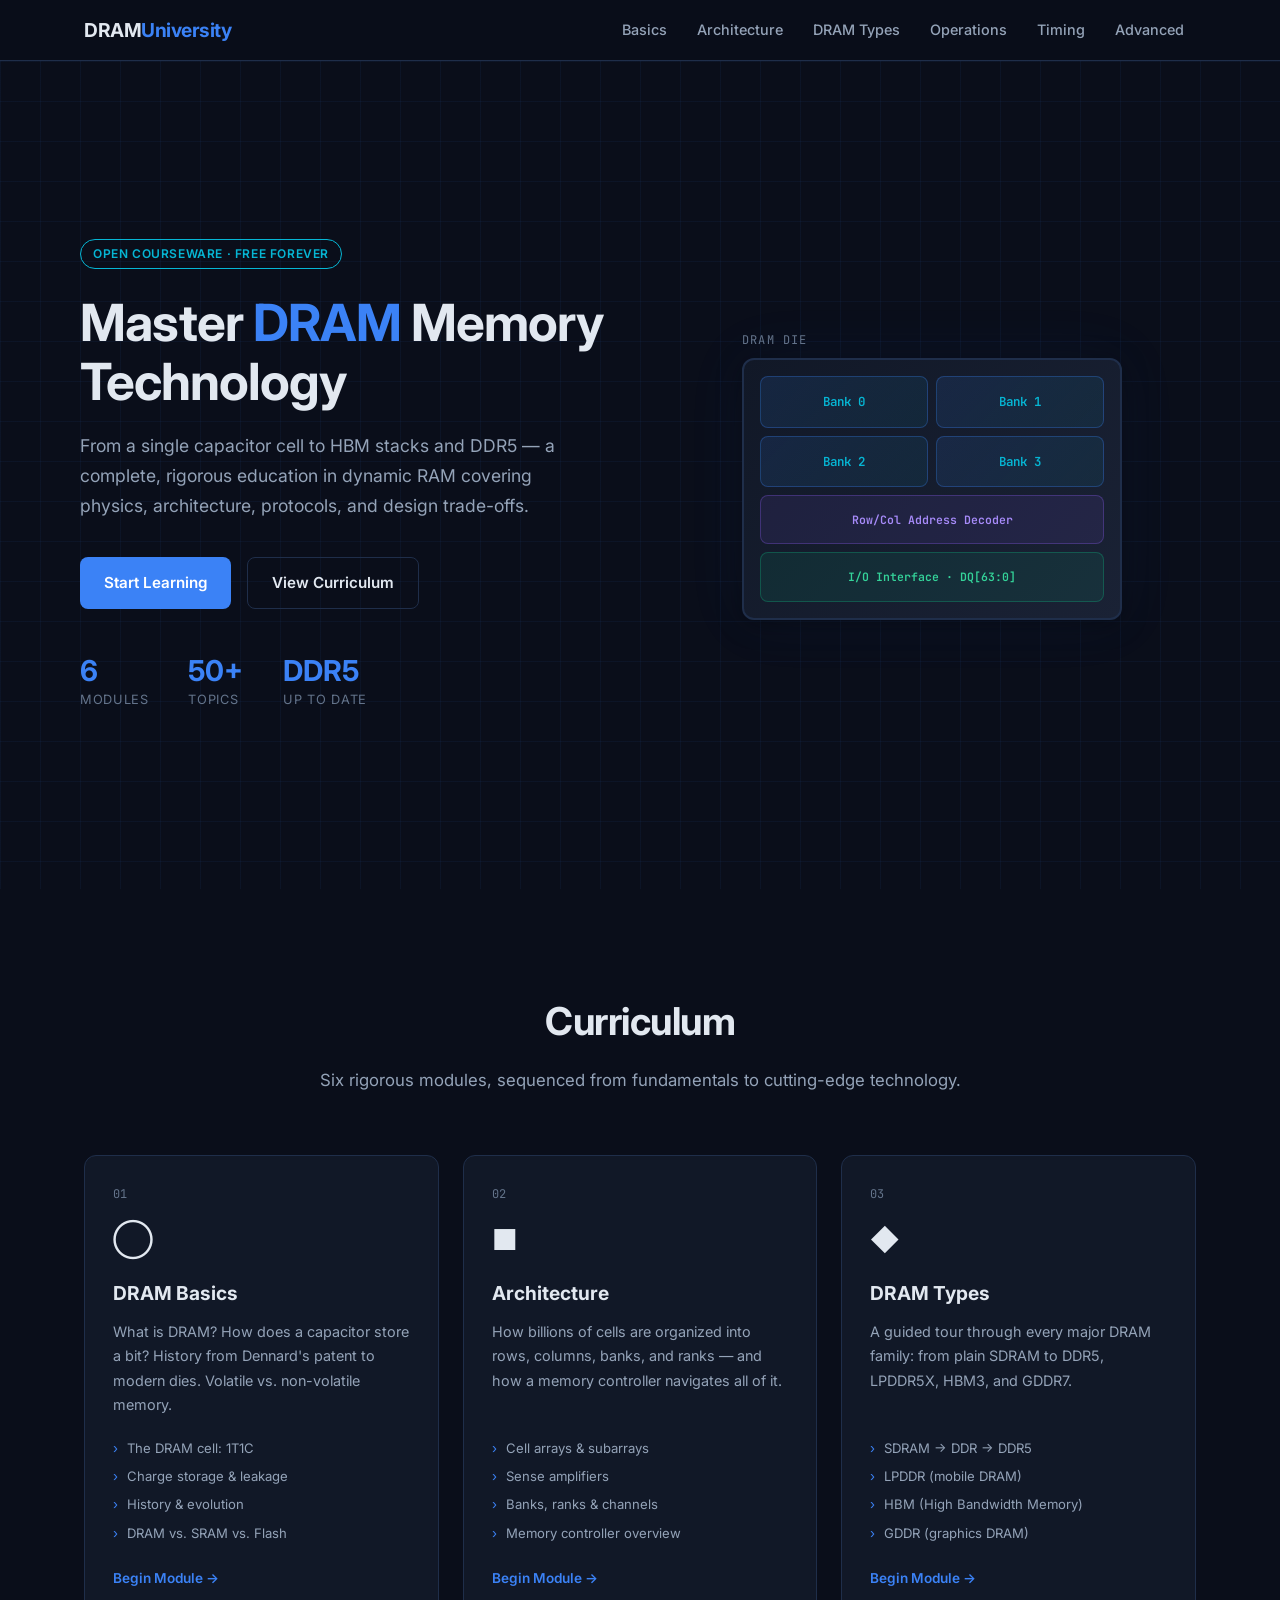
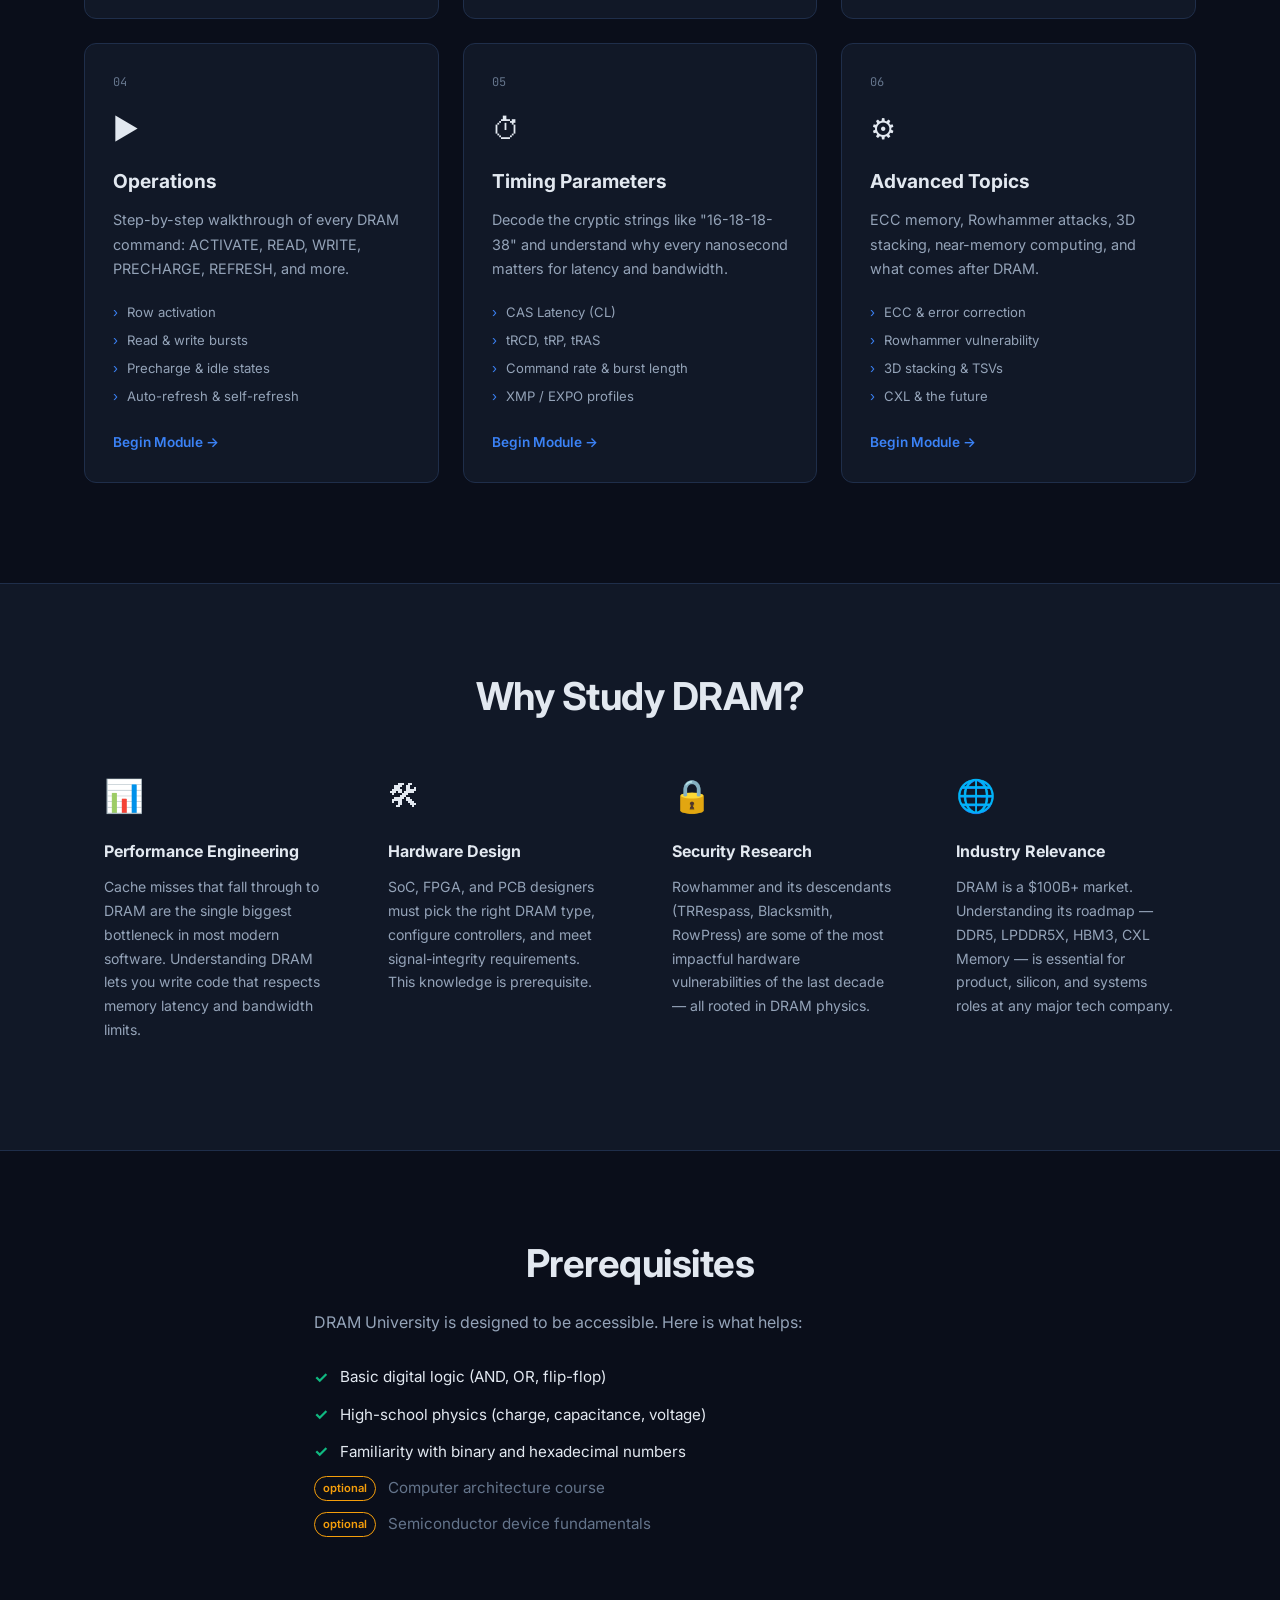
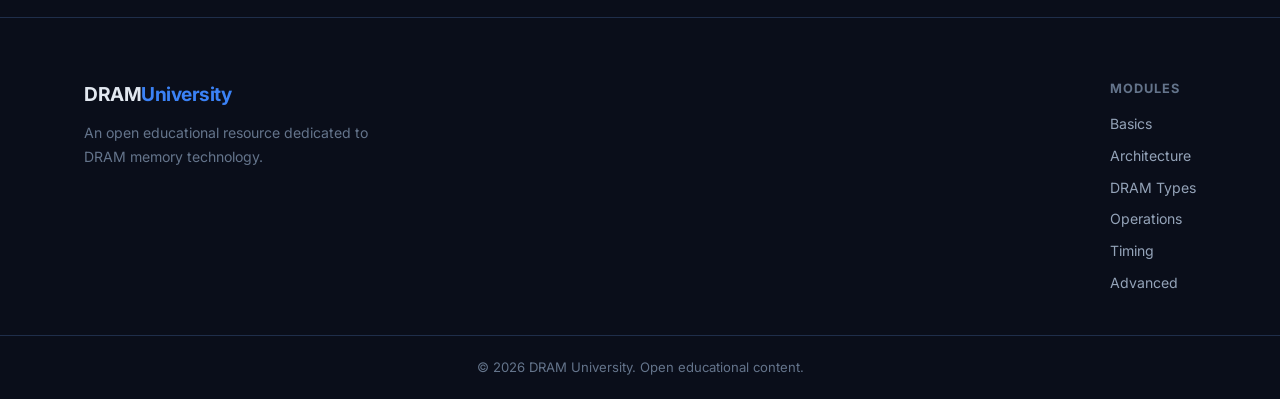
<file: index.html>
<!DOCTYPE html>
<html lang="en">
<head>
  <meta charset="UTF-8" />
  <meta name="viewport" content="width=device-width, initial-scale=1.0" />
  <title>DRAM University — Master Memory Technology</title>
  <link rel="stylesheet" href="css/style.css" />
  <link rel="preconnect" href="https://fonts.googleapis.com" />
  <link rel="preconnect" href="https://fonts.gstatic.com" crossorigin />
  <link href="https://fonts.googleapis.com/css2?family=Inter:wght@300;400;500;600;700&family=JetBrains+Mono:wght@400;600&display=swap" rel="stylesheet" />
</head>
<body>
  <nav class="navbar">
    <div class="nav-inner">
      <a href="index.html" class="nav-logo">DRAM<span>University</span></a>
      <button class="nav-toggle" aria-label="Toggle menu">&#9776;</button>
      <ul class="nav-links">
        <li><a href="pages/basics.html">Basics</a></li>
        <li><a href="pages/architecture.html">Architecture</a></li>
        <li><a href="pages/types.html">DRAM Types</a></li>
        <li><a href="pages/operations.html">Operations</a></li>
        <li><a href="pages/timing.html">Timing</a></li>
        <li><a href="pages/advanced.html">Advanced</a></li>
      </ul>
    </div>
  </nav>

  <header class="hero">
    <div class="hero-grid-bg"></div>
    <div class="hero-content">
      <div class="hero-badge">Open Courseware · Free Forever</div>
      <h1>Master <span class="accent">DRAM</span> Memory Technology</h1>
      <p class="hero-sub">From a single capacitor cell to HBM stacks and DDR5 — a complete, rigorous education in dynamic RAM covering physics, architecture, protocols, and design trade-offs.</p>
      <div class="hero-cta">
        <a href="pages/basics.html" class="btn btn-primary">Start Learning</a>
        <a href="#curriculum" class="btn btn-outline">View Curriculum</a>
      </div>
      <div class="hero-stats">
        <div class="stat"><span class="stat-num">6</span><span class="stat-label">Modules</span></div>
        <div class="stat"><span class="stat-num">50+</span><span class="stat-label">Topics</span></div>
        <div class="stat"><span class="stat-num">DDR5</span><span class="stat-label">Up to Date</span></div>
      </div>
    </div>
    <div class="hero-visual">
      <div class="chip-diagram">
        <div class="chip-label">DRAM Die</div>
        <div class="chip-body">
          <div class="chip-row">
            <div class="chip-block bank">Bank 0</div>
            <div class="chip-block bank">Bank 1</div>
          </div>
          <div class="chip-row">
            <div class="chip-block bank">Bank 2</div>
            <div class="chip-block bank">Bank 3</div>
          </div>
          <div class="chip-block ctrl">Row/Col Address Decoder</div>
          <div class="chip-block io">I/O Interface · DQ[63:0]</div>
        </div>
      </div>
    </div>
  </header>

  <section class="curriculum" id="curriculum">
    <div class="container">
      <h2 class="section-title">Curriculum</h2>
      <p class="section-sub">Six rigorous modules, sequenced from fundamentals to cutting-edge technology.</p>
      <div class="module-grid">

        <a href="pages/basics.html" class="module-card">
          <div class="module-num">01</div>
          <div class="module-icon">&#9711;</div>
          <h3>DRAM Basics</h3>
          <p>What is DRAM? How does a capacitor store a bit? History from Dennard's patent to modern dies. Volatile vs. non-volatile memory.</p>
          <ul class="module-topics">
            <li>The DRAM cell: 1T1C</li>
            <li>Charge storage & leakage</li>
            <li>History & evolution</li>
            <li>DRAM vs. SRAM vs. Flash</li>
          </ul>
          <span class="module-link">Begin Module →</span>
        </a>

        <a href="pages/architecture.html" class="module-card">
          <div class="module-num">02</div>
          <div class="module-icon">&#9632;</div>
          <h3>Architecture</h3>
          <p>How billions of cells are organized into rows, columns, banks, and ranks — and how a memory controller navigates all of it.</p>
          <ul class="module-topics">
            <li>Cell arrays & subarrays</li>
            <li>Sense amplifiers</li>
            <li>Banks, ranks & channels</li>
            <li>Memory controller overview</li>
          </ul>
          <span class="module-link">Begin Module →</span>
        </a>

        <a href="pages/types.html" class="module-card">
          <div class="module-num">03</div>
          <div class="module-icon">&#9670;</div>
          <h3>DRAM Types</h3>
          <p>A guided tour through every major DRAM family: from plain SDRAM to DDR5, LPDDR5X, HBM3, and GDDR7.</p>
          <ul class="module-topics">
            <li>SDRAM → DDR → DDR5</li>
            <li>LPDDR (mobile DRAM)</li>
            <li>HBM (High Bandwidth Memory)</li>
            <li>GDDR (graphics DRAM)</li>
          </ul>
          <span class="module-link">Begin Module →</span>
        </a>

        <a href="pages/operations.html" class="module-card">
          <div class="module-num">04</div>
          <div class="module-icon">&#9654;</div>
          <h3>Operations</h3>
          <p>Step-by-step walkthrough of every DRAM command: ACTIVATE, READ, WRITE, PRECHARGE, REFRESH, and more.</p>
          <ul class="module-topics">
            <li>Row activation</li>
            <li>Read & write bursts</li>
            <li>Precharge & idle states</li>
            <li>Auto-refresh & self-refresh</li>
          </ul>
          <span class="module-link">Begin Module →</span>
        </a>

        <a href="pages/timing.html" class="module-card">
          <div class="module-num">05</div>
          <div class="module-icon">&#9201;</div>
          <h3>Timing Parameters</h3>
          <p>Decode the cryptic strings like "16-18-18-38" and understand why every nanosecond matters for latency and bandwidth.</p>
          <ul class="module-topics">
            <li>CAS Latency (CL)</li>
            <li>tRCD, tRP, tRAS</li>
            <li>Command rate & burst length</li>
            <li>XMP / EXPO profiles</li>
          </ul>
          <span class="module-link">Begin Module →</span>
        </a>

        <a href="pages/advanced.html" class="module-card">
          <div class="module-num">06</div>
          <div class="module-icon">&#9881;</div>
          <h3>Advanced Topics</h3>
          <p>ECC memory, Rowhammer attacks, 3D stacking, near-memory computing, and what comes after DRAM.</p>
          <ul class="module-topics">
            <li>ECC & error correction</li>
            <li>Rowhammer vulnerability</li>
            <li>3D stacking & TSVs</li>
            <li>CXL & the future</li>
          </ul>
          <span class="module-link">Begin Module →</span>
        </a>

      </div>
    </div>
  </section>

  <section class="why-section">
    <div class="container">
      <h2 class="section-title">Why Study DRAM?</h2>
      <div class="why-grid">
        <div class="why-card">
          <div class="why-icon">&#128202;</div>
          <h4>Performance Engineering</h4>
          <p>Cache misses that fall through to DRAM are the single biggest bottleneck in most modern software. Understanding DRAM lets you write code that respects memory latency and bandwidth limits.</p>
        </div>
        <div class="why-card">
          <div class="why-icon">&#128736;</div>
          <h4>Hardware Design</h4>
          <p>SoC, FPGA, and PCB designers must pick the right DRAM type, configure controllers, and meet signal-integrity requirements. This knowledge is prerequisite.</p>
        </div>
        <div class="why-card">
          <div class="why-icon">&#128274;</div>
          <h4>Security Research</h4>
          <p>Rowhammer and its descendants (TRRespass, Blacksmith, RowPress) are some of the most impactful hardware vulnerabilities of the last decade — all rooted in DRAM physics.</p>
        </div>
        <div class="why-card">
          <div class="why-icon">&#127760;</div>
          <h4>Industry Relevance</h4>
          <p>DRAM is a $100B+ market. Understanding its roadmap — DDR5, LPDDR5X, HBM3, CXL Memory — is essential for product, silicon, and systems roles at any major tech company.</p>
        </div>
      </div>
    </div>
  </section>

  <section class="prereqs-section">
    <div class="container prereqs-inner">
      <h2 class="section-title">Prerequisites</h2>
      <p>DRAM University is designed to be accessible. Here is what helps:</p>
      <div class="prereq-grid">
        <div class="prereq-item"><span class="check">&#10003;</span> Basic digital logic (AND, OR, flip-flop)</div>
        <div class="prereq-item"><span class="check">&#10003;</span> High-school physics (charge, capacitance, voltage)</div>
        <div class="prereq-item"><span class="check">&#10003;</span> Familiarity with binary and hexadecimal numbers</div>
        <div class="prereq-item prereq-optional"><span class="optional">optional</span> Computer architecture course</div>
        <div class="prereq-item prereq-optional"><span class="optional">optional</span> Semiconductor device fundamentals</div>
      </div>
    </div>
  </section>

  <footer class="site-footer">
    <div class="container footer-inner">
      <div class="footer-brand">
        <span class="nav-logo">DRAM<span>University</span></span>
        <p>An open educational resource dedicated to DRAM memory technology.</p>
      </div>
      <div class="footer-nav">
        <h5>Modules</h5>
        <a href="pages/basics.html">Basics</a>
        <a href="pages/architecture.html">Architecture</a>
        <a href="pages/types.html">DRAM Types</a>
        <a href="pages/operations.html">Operations</a>
        <a href="pages/timing.html">Timing</a>
        <a href="pages/advanced.html">Advanced</a>
      </div>
    </div>
    <div class="footer-bottom">
      <span>&copy; 2026 DRAM University. Open educational content.</span>
    </div>
  </footer>

  <script src="js/main.js"></script>
</body>
</html>
</file>
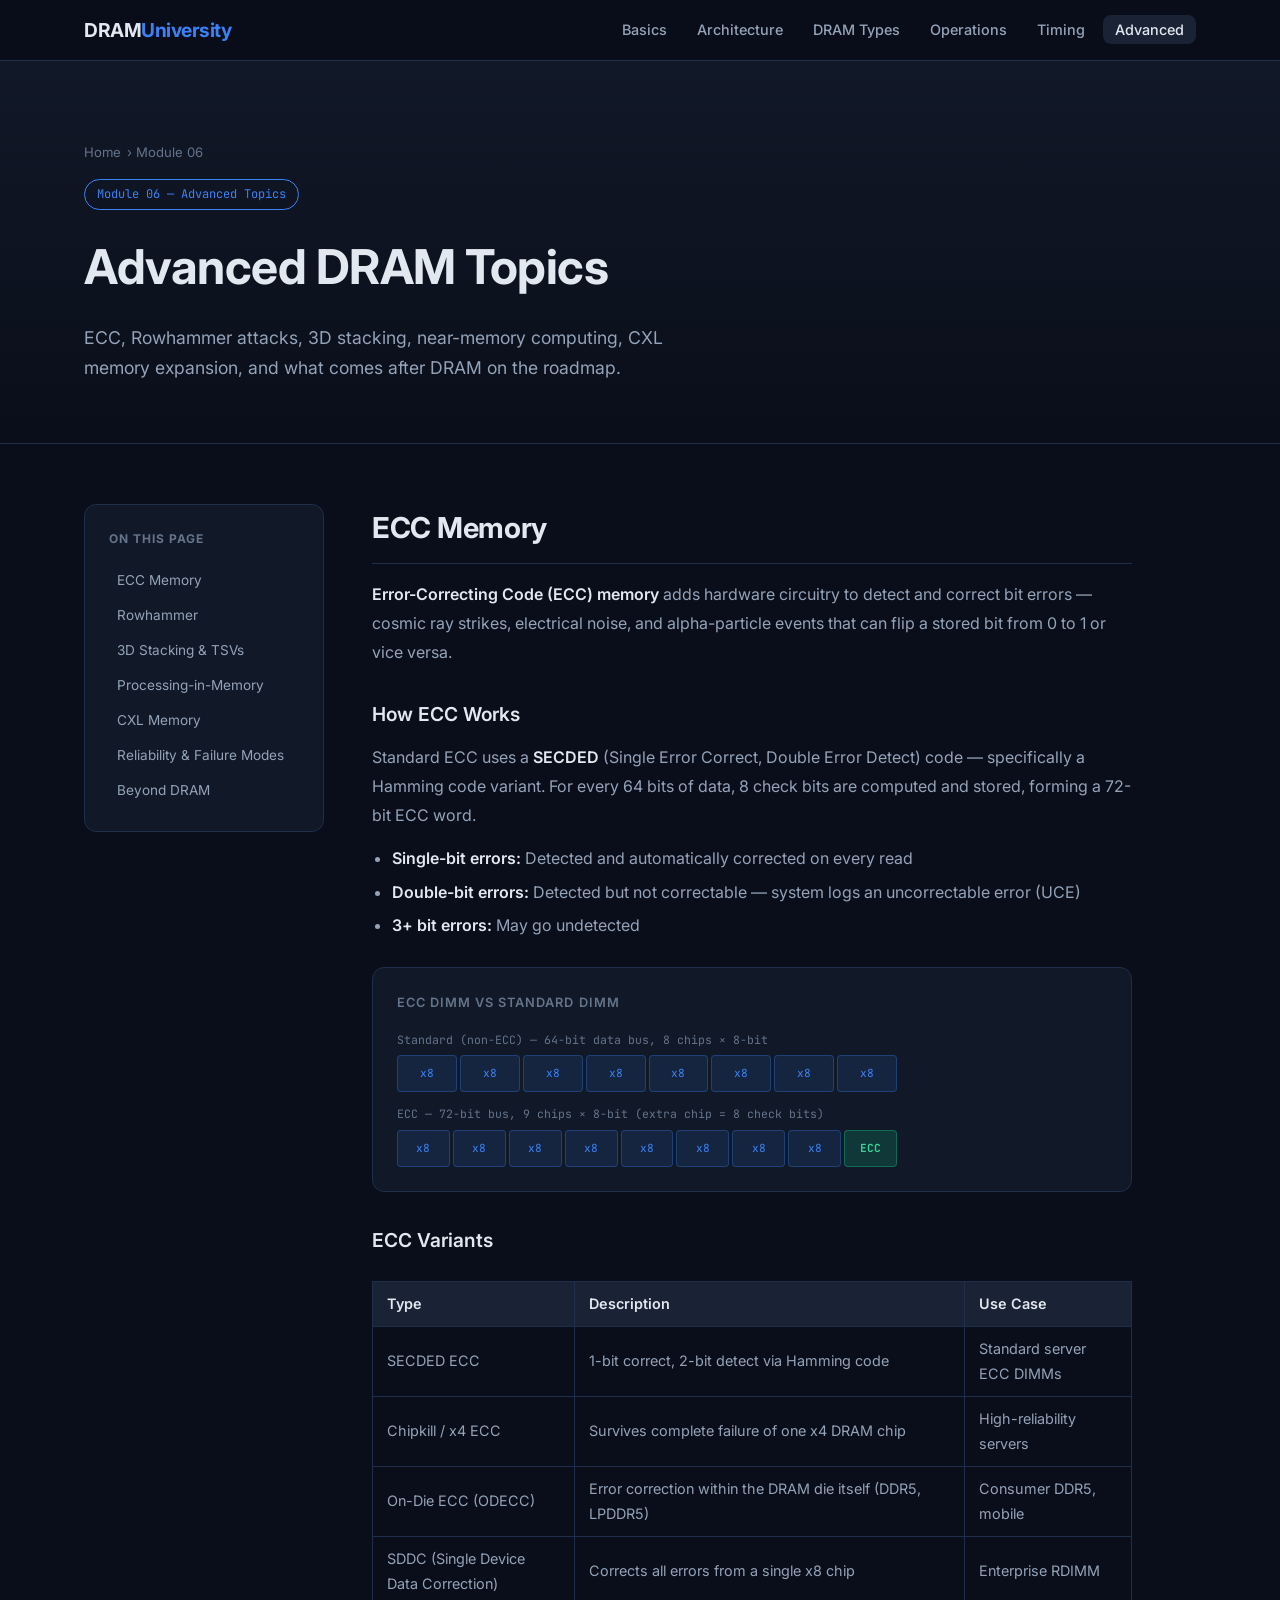
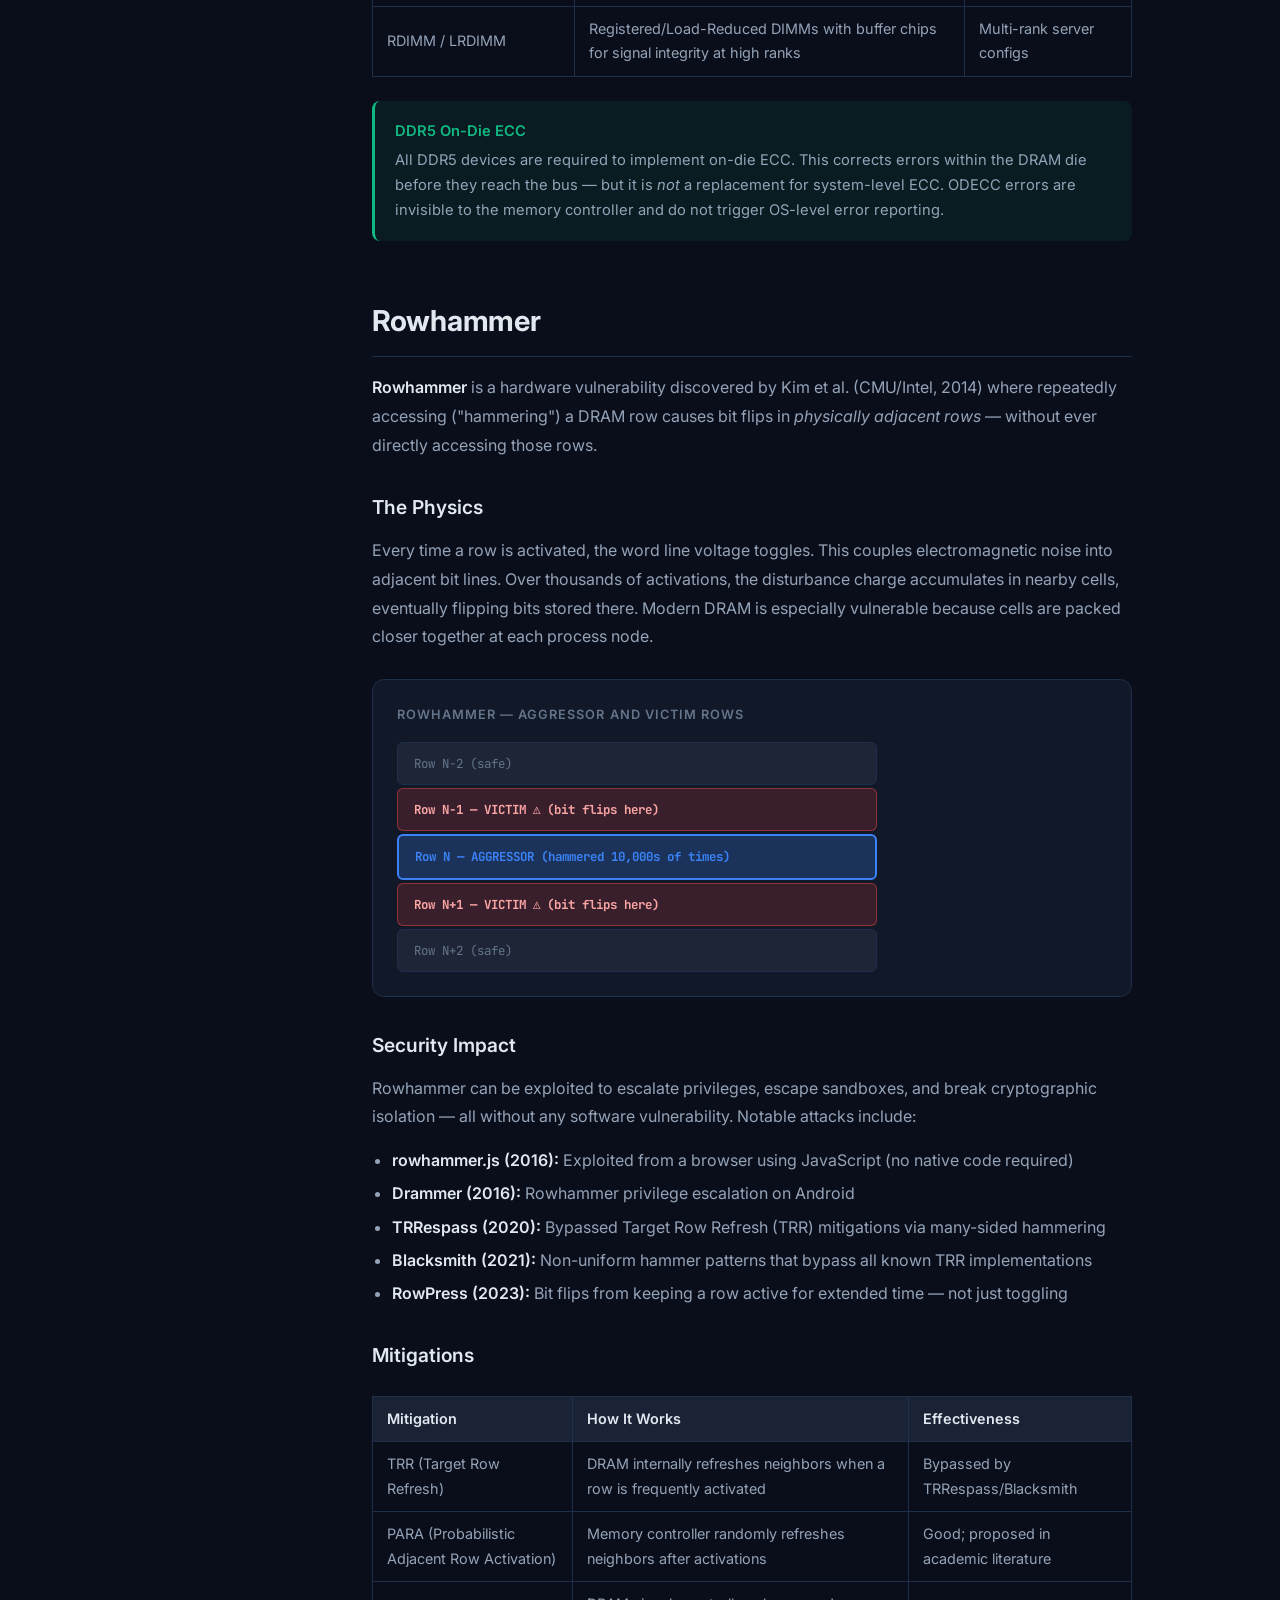
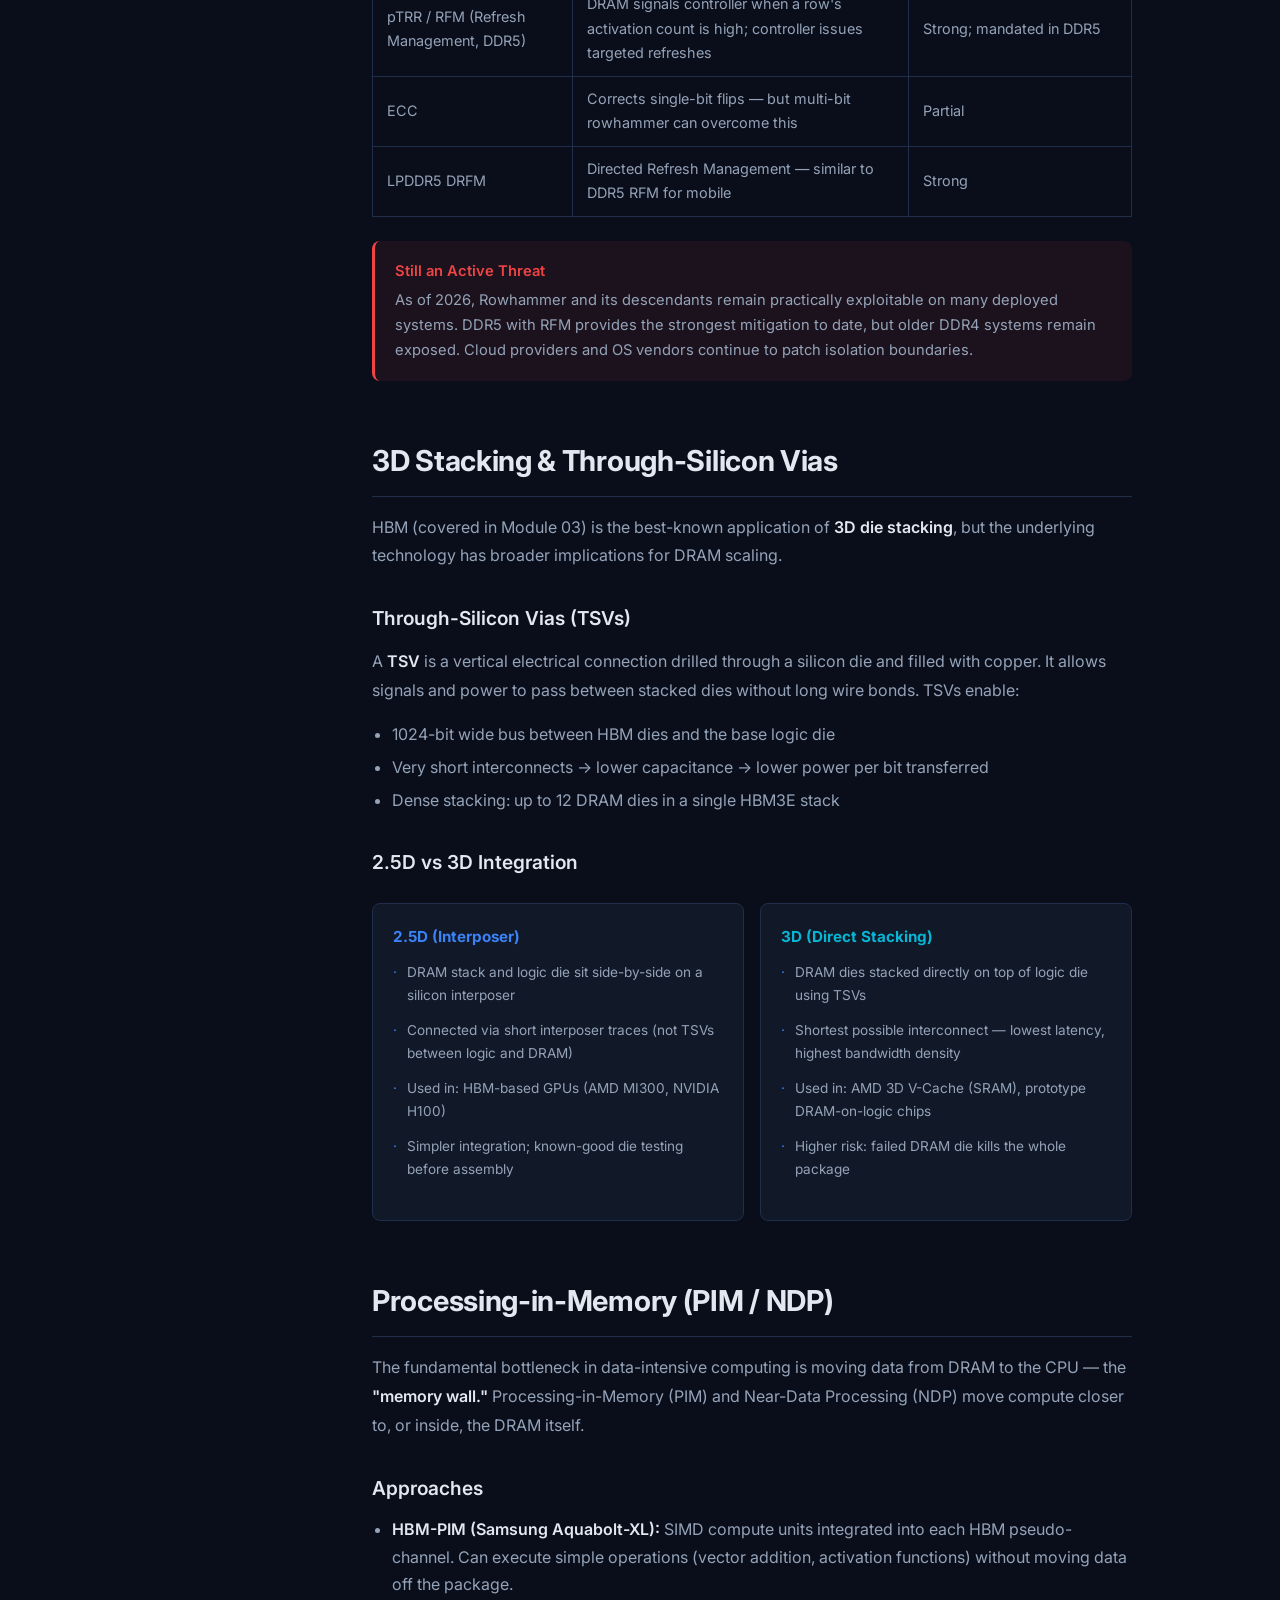
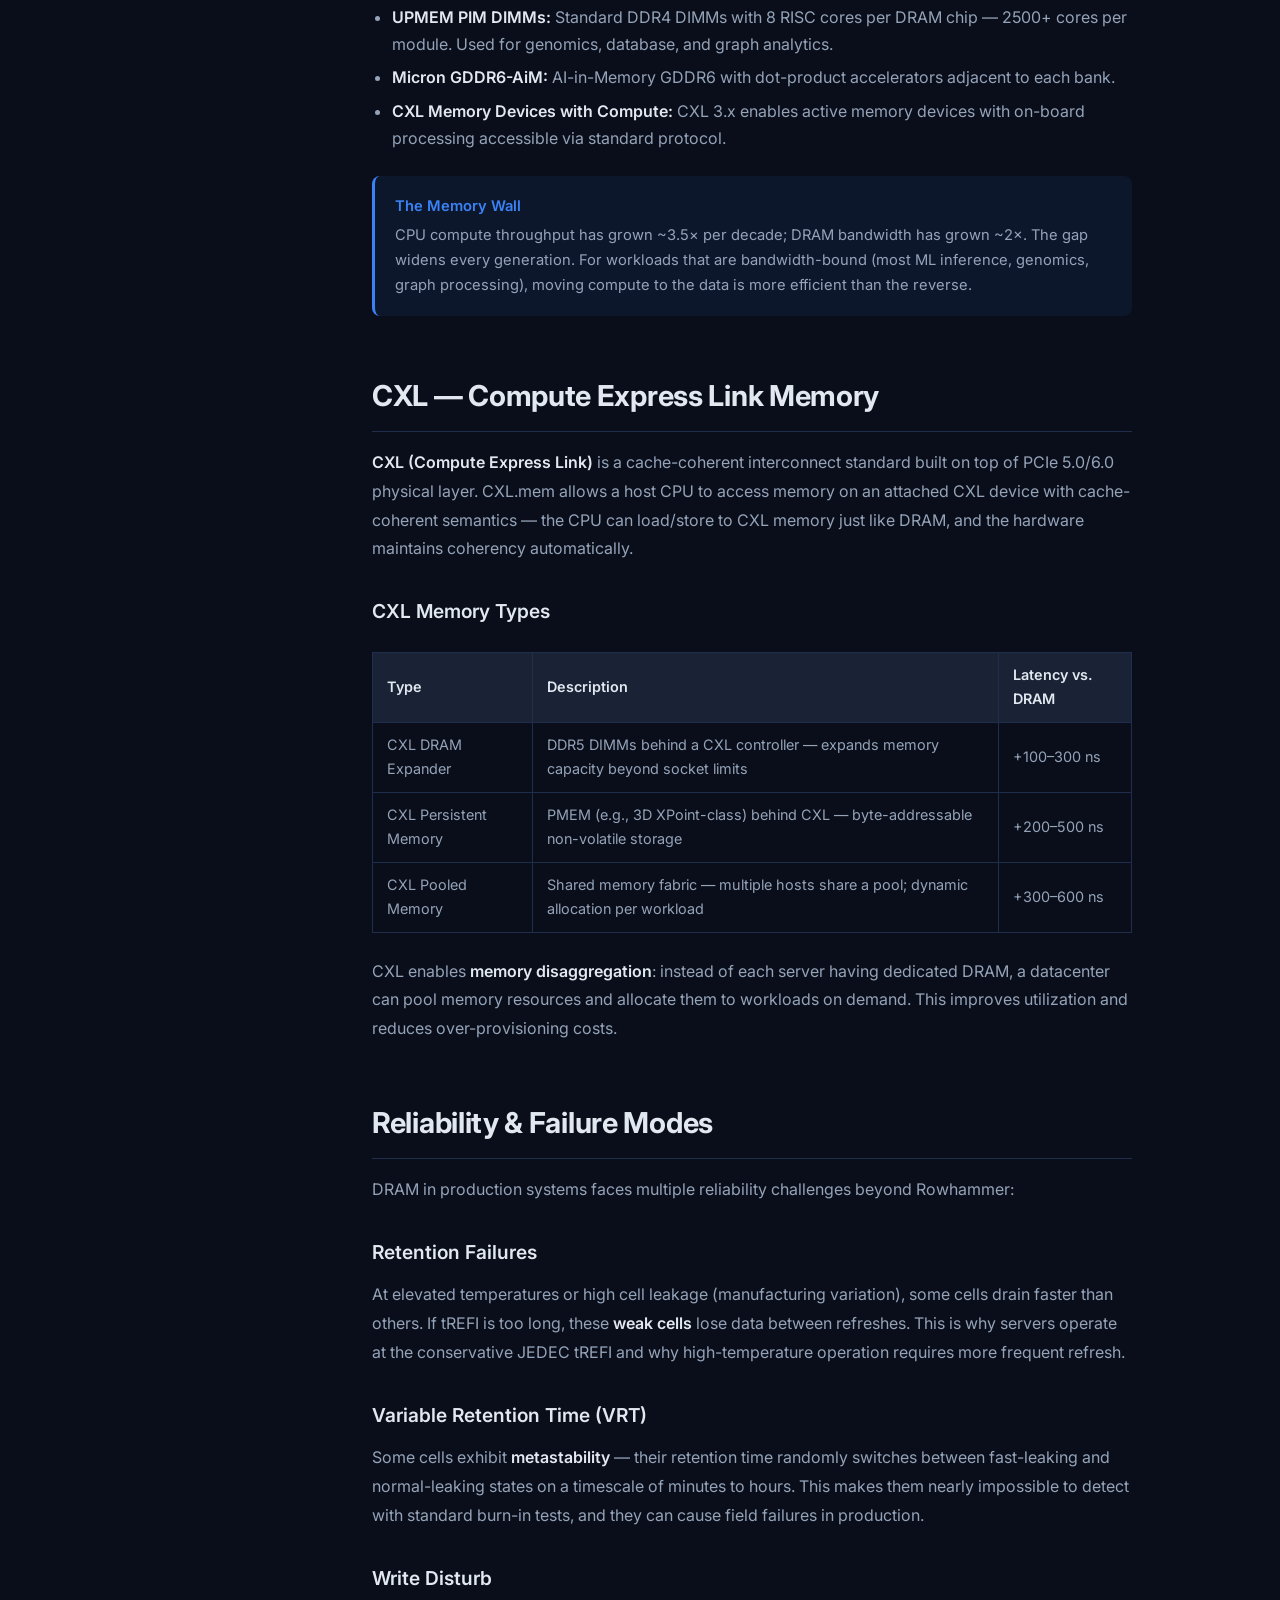
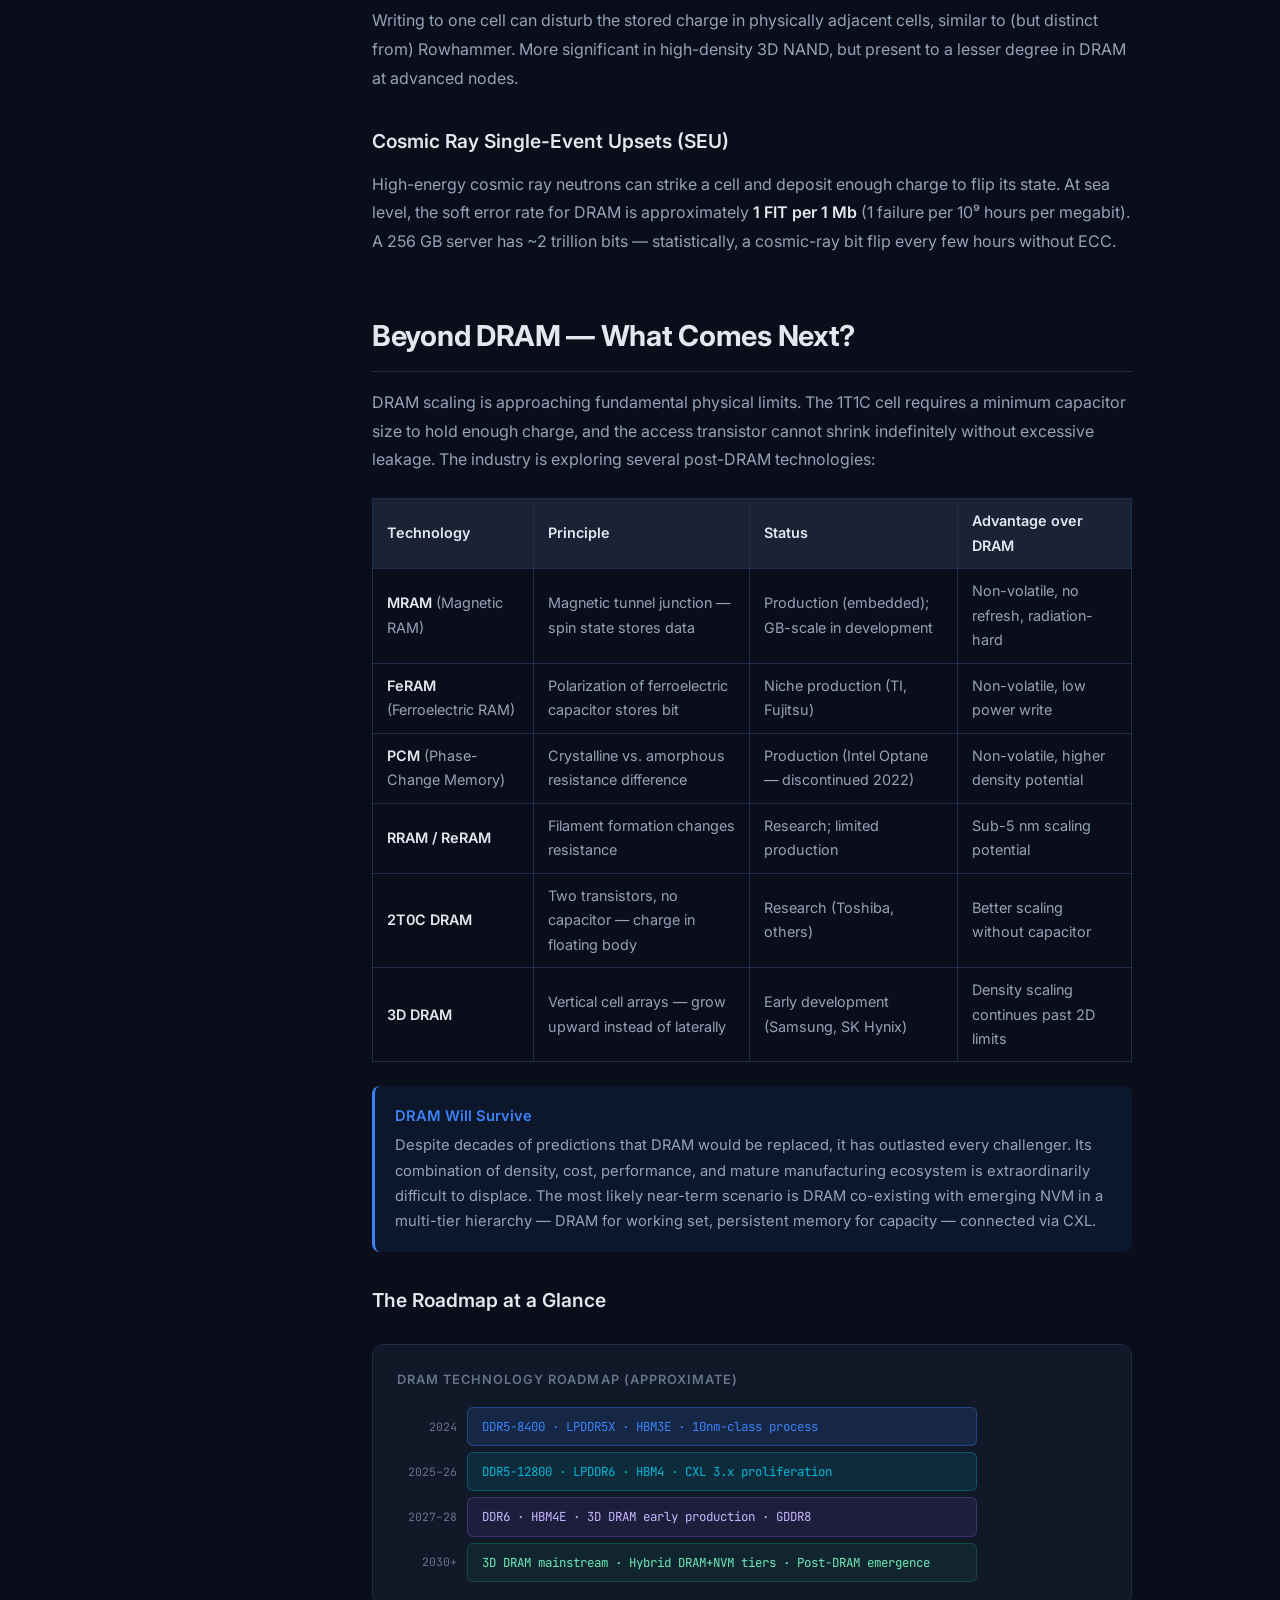
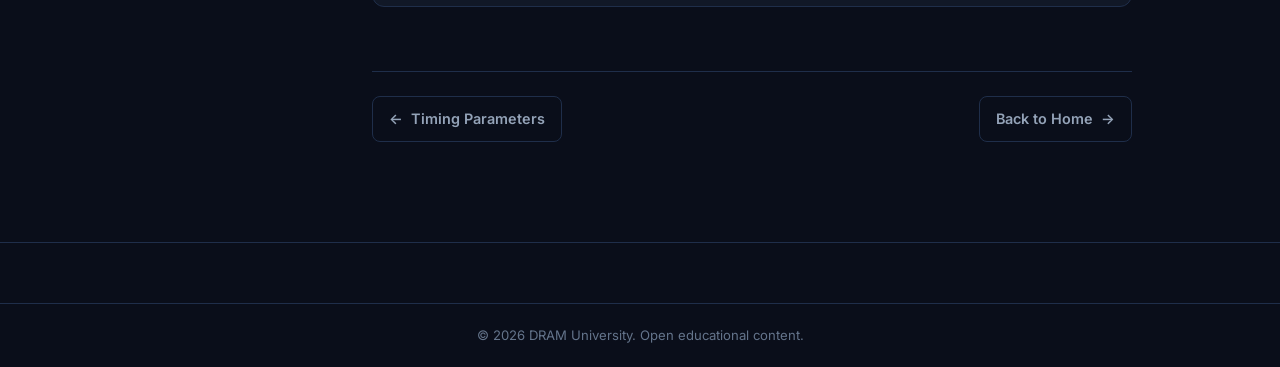
<file: pages/advanced.html>
<!DOCTYPE html>
<html lang="en">
<head>
  <meta charset="UTF-8" />
  <meta name="viewport" content="width=device-width, initial-scale=1.0" />
  <title>Advanced Topics — DRAM University</title>
  <link rel="stylesheet" href="../css/style.css" />
  <link href="https://fonts.googleapis.com/css2?family=Inter:wght@300;400;500;600;700&family=JetBrains+Mono:wght@400;600&display=swap" rel="stylesheet" />
</head>
<body>
  <nav class="navbar">
    <div class="nav-inner">
      <a href="../index.html" class="nav-logo">DRAM<span>University</span></a>
      <button class="nav-toggle" aria-label="Toggle menu">&#9776;</button>
      <ul class="nav-links">
        <li><a href="basics.html">Basics</a></li>
        <li><a href="architecture.html">Architecture</a></li>
        <li><a href="types.html">DRAM Types</a></li>
        <li><a href="operations.html">Operations</a></li>
        <li><a href="timing.html">Timing</a></li>
        <li><a href="advanced.html" class="active">Advanced</a></li>
      </ul>
    </div>
  </nav>

  <div class="page-header">
    <div class="container">
      <div class="breadcrumb"><a href="../index.html">Home</a> › Module 06</div>
      <div class="module-badge">Module 06 — Advanced Topics</div>
      <h1>Advanced DRAM Topics</h1>
      <p>ECC, Rowhammer attacks, 3D stacking, near-memory computing, CXL memory expansion, and what comes after DRAM on the roadmap.</p>
    </div>
  </div>

  <div class="content-layout">
    <aside class="toc">
      <h4>On This Page</h4>
      <ul class="toc-list">
        <li><a href="#ecc">ECC Memory</a></li>
        <li><a href="#rowhammer">Rowhammer</a></li>
        <li><a href="#3d-stacking">3D Stacking & TSVs</a></li>
        <li><a href="#processing-in-memory">Processing-in-Memory</a></li>
        <li><a href="#cxl">CXL Memory</a></li>
        <li><a href="#reliability">Reliability & Failure Modes</a></li>
        <li><a href="#future">Beyond DRAM</a></li>
      </ul>
    </aside>

    <article class="prose">

      <h2 id="ecc">ECC Memory</h2>
      <p><strong>Error-Correcting Code (ECC) memory</strong> adds hardware circuitry to detect and correct bit errors — cosmic ray strikes, electrical noise, and alpha-particle events that can flip a stored bit from 0 to 1 or vice versa.</p>

      <h3>How ECC Works</h3>
      <p>Standard ECC uses a <strong>SECDED</strong> (Single Error Correct, Double Error Detect) code — specifically a Hamming code variant. For every 64 bits of data, 8 check bits are computed and stored, forming a 72-bit ECC word.</p>
      <ul>
        <li><strong>Single-bit errors:</strong> Detected and automatically corrected on every read</li>
        <li><strong>Double-bit errors:</strong> Detected but not correctable — system logs an uncorrectable error (UCE)</li>
        <li><strong>3+ bit errors:</strong> May go undetected</li>
      </ul>

      <div class="diagram">
        <div class="diagram-title">ECC DIMM vs Standard DIMM</div>
        <div style="font-family:var(--mono); font-size:0.8rem; display:flex; flex-direction:column; gap:12px; max-width:500px;">
          <div>
            <div style="font-size:0.72rem; color:var(--text-muted); margin-bottom:6px;">Standard (non-ECC) — 64-bit data bus, 8 chips × 8-bit</div>
            <div style="display:flex; gap:3px;">
              <div style="flex:1; padding:8px 4px; background:rgba(59,130,246,0.12); border:1px solid rgba(59,130,246,0.3); border-radius:4px; text-align:center; color:var(--accent); font-size:0.7rem;">x8</div>
              <div style="flex:1; padding:8px 4px; background:rgba(59,130,246,0.12); border:1px solid rgba(59,130,246,0.3); border-radius:4px; text-align:center; color:var(--accent); font-size:0.7rem;">x8</div>
              <div style="flex:1; padding:8px 4px; background:rgba(59,130,246,0.12); border:1px solid rgba(59,130,246,0.3); border-radius:4px; text-align:center; color:var(--accent); font-size:0.7rem;">x8</div>
              <div style="flex:1; padding:8px 4px; background:rgba(59,130,246,0.12); border:1px solid rgba(59,130,246,0.3); border-radius:4px; text-align:center; color:var(--accent); font-size:0.7rem;">x8</div>
              <div style="flex:1; padding:8px 4px; background:rgba(59,130,246,0.12); border:1px solid rgba(59,130,246,0.3); border-radius:4px; text-align:center; color:var(--accent); font-size:0.7rem;">x8</div>
              <div style="flex:1; padding:8px 4px; background:rgba(59,130,246,0.12); border:1px solid rgba(59,130,246,0.3); border-radius:4px; text-align:center; color:var(--accent); font-size:0.7rem;">x8</div>
              <div style="flex:1; padding:8px 4px; background:rgba(59,130,246,0.12); border:1px solid rgba(59,130,246,0.3); border-radius:4px; text-align:center; color:var(--accent); font-size:0.7rem;">x8</div>
              <div style="flex:1; padding:8px 4px; background:rgba(59,130,246,0.12); border:1px solid rgba(59,130,246,0.3); border-radius:4px; text-align:center; color:var(--accent); font-size:0.7rem;">x8</div>
            </div>
          </div>
          <div>
            <div style="font-size:0.72rem; color:var(--text-muted); margin-bottom:6px;">ECC — 72-bit bus, 9 chips × 8-bit (extra chip = 8 check bits)</div>
            <div style="display:flex; gap:3px;">
              <div style="flex:1; padding:8px 4px; background:rgba(59,130,246,0.12); border:1px solid rgba(59,130,246,0.3); border-radius:4px; text-align:center; color:var(--accent); font-size:0.7rem;">x8</div>
              <div style="flex:1; padding:8px 4px; background:rgba(59,130,246,0.12); border:1px solid rgba(59,130,246,0.3); border-radius:4px; text-align:center; color:var(--accent); font-size:0.7rem;">x8</div>
              <div style="flex:1; padding:8px 4px; background:rgba(59,130,246,0.12); border:1px solid rgba(59,130,246,0.3); border-radius:4px; text-align:center; color:var(--accent); font-size:0.7rem;">x8</div>
              <div style="flex:1; padding:8px 4px; background:rgba(59,130,246,0.12); border:1px solid rgba(59,130,246,0.3); border-radius:4px; text-align:center; color:var(--accent); font-size:0.7rem;">x8</div>
              <div style="flex:1; padding:8px 4px; background:rgba(59,130,246,0.12); border:1px solid rgba(59,130,246,0.3); border-radius:4px; text-align:center; color:var(--accent); font-size:0.7rem;">x8</div>
              <div style="flex:1; padding:8px 4px; background:rgba(59,130,246,0.12); border:1px solid rgba(59,130,246,0.3); border-radius:4px; text-align:center; color:var(--accent); font-size:0.7rem;">x8</div>
              <div style="flex:1; padding:8px 4px; background:rgba(59,130,246,0.12); border:1px solid rgba(59,130,246,0.3); border-radius:4px; text-align:center; color:var(--accent); font-size:0.7rem;">x8</div>
              <div style="flex:1; padding:8px 4px; background:rgba(59,130,246,0.12); border:1px solid rgba(59,130,246,0.3); border-radius:4px; text-align:center; color:var(--accent); font-size:0.7rem;">x8</div>
              <div style="flex:1; padding:8px 4px; background:rgba(16,185,129,0.2); border:1px solid rgba(16,185,129,0.4); border-radius:4px; text-align:center; color:#34d399; font-size:0.7rem; font-weight:700;">ECC</div>
            </div>
          </div>
        </div>
      </div>

      <h3>ECC Variants</h3>
      <table>
        <thead><tr><th>Type</th><th>Description</th><th>Use Case</th></tr></thead>
        <tbody>
          <tr><td>SECDED ECC</td><td>1-bit correct, 2-bit detect via Hamming code</td><td>Standard server ECC DIMMs</td></tr>
          <tr><td>Chipkill / x4 ECC</td><td>Survives complete failure of one x4 DRAM chip</td><td>High-reliability servers</td></tr>
          <tr><td>On-Die ECC (ODECC)</td><td>Error correction within the DRAM die itself (DDR5, LPDDR5)</td><td>Consumer DDR5, mobile</td></tr>
          <tr><td>SDDC (Single Device Data Correction)</td><td>Corrects all errors from a single x8 chip</td><td>Enterprise RDIMM</td></tr>
          <tr><td>RDIMM / LRDIMM</td><td>Registered/Load-Reduced DIMMs with buffer chips for signal integrity at high ranks</td><td>Multi-rank server configs</td></tr>
        </tbody>
      </table>

      <div class="info-box tip">
        <strong>DDR5 On-Die ECC</strong>
        All DDR5 devices are required to implement on-die ECC. This corrects errors within the DRAM die before they reach the bus — but it is <em>not</em> a replacement for system-level ECC. ODECC errors are invisible to the memory controller and do not trigger OS-level error reporting.
      </div>

      <h2 id="rowhammer">Rowhammer</h2>
      <p><strong>Rowhammer</strong> is a hardware vulnerability discovered by Kim et al. (CMU/Intel, 2014) where repeatedly accessing ("hammering") a DRAM row causes bit flips in <em>physically adjacent rows</em> — without ever directly accessing those rows.</p>

      <h3>The Physics</h3>
      <p>Every time a row is activated, the word line voltage toggles. This couples electromagnetic noise into adjacent bit lines. Over thousands of activations, the disturbance charge accumulates in nearby cells, eventually flipping bits stored there. Modern DRAM is especially vulnerable because cells are packed closer together at each process node.</p>

      <div class="diagram">
        <div class="diagram-title">Rowhammer — Aggressor and Victim Rows</div>
        <div style="font-family:var(--mono); font-size:0.78rem; display:flex; flex-direction:column; gap:3px; max-width:480px;">
          <div style="padding:10px 16px; background:rgba(100,116,139,0.15); border:1px solid var(--border); border-radius:6px; color:var(--text-muted);">Row N-2 (safe)</div>
          <div style="padding:10px 16px; background:rgba(239,68,68,0.18); border:1px solid rgba(239,68,68,0.5); border-radius:6px; color:#fca5a5; font-weight:700;">Row N-1 — VICTIM ⚠ (bit flips here)</div>
          <div style="padding:10px 16px; background:rgba(59,130,246,0.25); border:2px solid var(--accent); border-radius:6px; color:var(--accent); font-weight:700;">Row N — AGGRESSOR (hammered 10,000s of times)</div>
          <div style="padding:10px 16px; background:rgba(239,68,68,0.18); border:1px solid rgba(239,68,68,0.5); border-radius:6px; color:#fca5a5; font-weight:700;">Row N+1 — VICTIM ⚠ (bit flips here)</div>
          <div style="padding:10px 16px; background:rgba(100,116,139,0.15); border:1px solid var(--border); border-radius:6px; color:var(--text-muted);">Row N+2 (safe)</div>
        </div>
      </div>

      <h3>Security Impact</h3>
      <p>Rowhammer can be exploited to escalate privileges, escape sandboxes, and break cryptographic isolation — all without any software vulnerability. Notable attacks include:</p>
      <ul>
        <li><strong>rowhammer.js (2016):</strong> Exploited from a browser using JavaScript (no native code required)</li>
        <li><strong>Drammer (2016):</strong> Rowhammer privilege escalation on Android</li>
        <li><strong>TRRespass (2020):</strong> Bypassed Target Row Refresh (TRR) mitigations via many-sided hammering</li>
        <li><strong>Blacksmith (2021):</strong> Non-uniform hammer patterns that bypass all known TRR implementations</li>
        <li><strong>RowPress (2023):</strong> Bit flips from keeping a row active for extended time — not just toggling</li>
      </ul>

      <h3>Mitigations</h3>
      <table>
        <thead><tr><th>Mitigation</th><th>How It Works</th><th>Effectiveness</th></tr></thead>
        <tbody>
          <tr><td>TRR (Target Row Refresh)</td><td>DRAM internally refreshes neighbors when a row is frequently activated</td><td>Bypassed by TRRespass/Blacksmith</td></tr>
          <tr><td>PARA (Probabilistic Adjacent Row Activation)</td><td>Memory controller randomly refreshes neighbors after activations</td><td>Good; proposed in academic literature</td></tr>
          <tr><td>pTRR / RFM (Refresh Management, DDR5)</td><td>DRAM signals controller when a row's activation count is high; controller issues targeted refreshes</td><td>Strong; mandated in DDR5</td></tr>
          <tr><td>ECC</td><td>Corrects single-bit flips — but multi-bit rowhammer can overcome this</td><td>Partial</td></tr>
          <tr><td>LPDDR5 DRFM</td><td>Directed Refresh Management — similar to DDR5 RFM for mobile</td><td>Strong</td></tr>
        </tbody>
      </table>

      <div class="info-box danger">
        <strong>Still an Active Threat</strong>
        As of 2026, Rowhammer and its descendants remain practically exploitable on many deployed systems. DDR5 with RFM provides the strongest mitigation to date, but older DDR4 systems remain exposed. Cloud providers and OS vendors continue to patch isolation boundaries.
      </div>

      <h2 id="3d-stacking">3D Stacking & Through-Silicon Vias</h2>
      <p>HBM (covered in Module 03) is the best-known application of <strong>3D die stacking</strong>, but the underlying technology has broader implications for DRAM scaling.</p>

      <h3>Through-Silicon Vias (TSVs)</h3>
      <p>A <strong>TSV</strong> is a vertical electrical connection drilled through a silicon die and filled with copper. It allows signals and power to pass between stacked dies without long wire bonds. TSVs enable:</p>
      <ul>
        <li>1024-bit wide bus between HBM dies and the base logic die</li>
        <li>Very short interconnects → lower capacitance → lower power per bit transferred</li>
        <li>Dense stacking: up to 12 DRAM dies in a single HBM3E stack</li>
      </ul>

      <h3>2.5D vs 3D Integration</h3>
      <div class="compare-grid">
        <div class="compare-card">
          <h4 style="color:var(--accent);">2.5D (Interposer)</h4>
          <ul>
            <li>DRAM stack and logic die sit side-by-side on a silicon interposer</li>
            <li>Connected via short interposer traces (not TSVs between logic and DRAM)</li>
            <li>Used in: HBM-based GPUs (AMD MI300, NVIDIA H100)</li>
            <li>Simpler integration; known-good die testing before assembly</li>
          </ul>
        </div>
        <div class="compare-card">
          <h4 style="color:var(--accent2);">3D (Direct Stacking)</h4>
          <ul>
            <li>DRAM dies stacked directly on top of logic die using TSVs</li>
            <li>Shortest possible interconnect — lowest latency, highest bandwidth density</li>
            <li>Used in: AMD 3D V-Cache (SRAM), prototype DRAM-on-logic chips</li>
            <li>Higher risk: failed DRAM die kills the whole package</li>
          </ul>
        </div>
      </div>

      <h2 id="processing-in-memory">Processing-in-Memory (PIM / NDP)</h2>
      <p>The fundamental bottleneck in data-intensive computing is moving data from DRAM to the CPU — the <strong>"memory wall."</strong> Processing-in-Memory (PIM) and Near-Data Processing (NDP) move compute closer to, or inside, the DRAM itself.</p>

      <h3>Approaches</h3>
      <ul>
        <li><strong>HBM-PIM (Samsung Aquabolt-XL):</strong> SIMD compute units integrated into each HBM pseudo-channel. Can execute simple operations (vector addition, activation functions) without moving data off the package.</li>
        <li><strong>UPMEM PIM DIMMs:</strong> Standard DDR4 DIMMs with 8 RISC cores per DRAM chip — 2500+ cores per module. Used for genomics, database, and graph analytics.</li>
        <li><strong>Micron GDDR6-AiM:</strong> AI-in-Memory GDDR6 with dot-product accelerators adjacent to each bank.</li>
        <li><strong>CXL Memory Devices with Compute:</strong> CXL 3.x enables active memory devices with on-board processing accessible via standard protocol.</li>
      </ul>

      <div class="info-box note">
        <strong>The Memory Wall</strong>
        CPU compute throughput has grown ~3.5× per decade; DRAM bandwidth has grown ~2×. The gap widens every generation. For workloads that are bandwidth-bound (most ML inference, genomics, graph processing), moving compute to the data is more efficient than the reverse.
      </div>

      <h2 id="cxl">CXL — Compute Express Link Memory</h2>
      <p><strong>CXL (Compute Express Link)</strong> is a cache-coherent interconnect standard built on top of PCIe 5.0/6.0 physical layer. CXL.mem allows a host CPU to access memory on an attached CXL device with cache-coherent semantics — the CPU can load/store to CXL memory just like DRAM, and the hardware maintains coherency automatically.</p>

      <h3>CXL Memory Types</h3>
      <table>
        <thead><tr><th>Type</th><th>Description</th><th>Latency vs. DRAM</th></tr></thead>
        <tbody>
          <tr><td>CXL DRAM Expander</td><td>DDR5 DIMMs behind a CXL controller — expands memory capacity beyond socket limits</td><td>+100–300 ns</td></tr>
          <tr><td>CXL Persistent Memory</td><td>PMEM (e.g., 3D XPoint-class) behind CXL — byte-addressable non-volatile storage</td><td>+200–500 ns</td></tr>
          <tr><td>CXL Pooled Memory</td><td>Shared memory fabric — multiple hosts share a pool; dynamic allocation per workload</td><td>+300–600 ns</td></tr>
        </tbody>
      </table>

      <p>CXL enables <strong>memory disaggregation</strong>: instead of each server having dedicated DRAM, a datacenter can pool memory resources and allocate them to workloads on demand. This improves utilization and reduces over-provisioning costs.</p>

      <h2 id="reliability">Reliability & Failure Modes</h2>
      <p>DRAM in production systems faces multiple reliability challenges beyond Rowhammer:</p>

      <h3>Retention Failures</h3>
      <p>At elevated temperatures or high cell leakage (manufacturing variation), some cells drain faster than others. If tREFI is too long, these <strong>weak cells</strong> lose data between refreshes. This is why servers operate at the conservative JEDEC tREFI and why high-temperature operation requires more frequent refresh.</p>

      <h3>Variable Retention Time (VRT)</h3>
      <p>Some cells exhibit <strong>metastability</strong> — their retention time randomly switches between fast-leaking and normal-leaking states on a timescale of minutes to hours. This makes them nearly impossible to detect with standard burn-in tests, and they can cause field failures in production.</p>

      <h3>Write Disturb</h3>
      <p>Writing to one cell can disturb the stored charge in physically adjacent cells, similar to (but distinct from) Rowhammer. More significant in high-density 3D NAND, but present to a lesser degree in DRAM at advanced nodes.</p>

      <h3>Cosmic Ray Single-Event Upsets (SEU)</h3>
      <p>High-energy cosmic ray neutrons can strike a cell and deposit enough charge to flip its state. At sea level, the soft error rate for DRAM is approximately <strong>1 FIT per 1 Mb</strong> (1 failure per 10⁹ hours per megabit). A 256 GB server has ~2 trillion bits — statistically, a cosmic-ray bit flip every few hours without ECC.</p>

      <h2 id="future">Beyond DRAM — What Comes Next?</h2>
      <p>DRAM scaling is approaching fundamental physical limits. The 1T1C cell requires a minimum capacitor size to hold enough charge, and the access transistor cannot shrink indefinitely without excessive leakage. The industry is exploring several post-DRAM technologies:</p>

      <table>
        <thead><tr><th>Technology</th><th>Principle</th><th>Status</th><th>Advantage over DRAM</th></tr></thead>
        <tbody>
          <tr><td><strong>MRAM</strong> (Magnetic RAM)</td><td>Magnetic tunnel junction — spin state stores data</td><td>Production (embedded); GB-scale in development</td><td>Non-volatile, no refresh, radiation-hard</td></tr>
          <tr><td><strong>FeRAM</strong> (Ferroelectric RAM)</td><td>Polarization of ferroelectric capacitor stores bit</td><td>Niche production (TI, Fujitsu)</td><td>Non-volatile, low power write</td></tr>
          <tr><td><strong>PCM</strong> (Phase-Change Memory)</td><td>Crystalline vs. amorphous resistance difference</td><td>Production (Intel Optane — discontinued 2022)</td><td>Non-volatile, higher density potential</td></tr>
          <tr><td><strong>RRAM / ReRAM</strong></td><td>Filament formation changes resistance</td><td>Research; limited production</td><td>Sub-5 nm scaling potential</td></tr>
          <tr><td><strong>2T0C DRAM</strong></td><td>Two transistors, no capacitor — charge in floating body</td><td>Research (Toshiba, others)</td><td>Better scaling without capacitor</td></tr>
          <tr><td><strong>3D DRAM</strong></td><td>Vertical cell arrays — grow upward instead of laterally</td><td>Early development (Samsung, SK Hynix)</td><td>Density scaling continues past 2D limits</td></tr>
        </tbody>
      </table>

      <div class="info-box note">
        <strong>DRAM Will Survive</strong>
        Despite decades of predictions that DRAM would be replaced, it has outlasted every challenger. Its combination of density, cost, performance, and mature manufacturing ecosystem is extraordinarily difficult to displace. The most likely near-term scenario is DRAM co-existing with emerging NVM in a multi-tier hierarchy — DRAM for working set, persistent memory for capacity — connected via CXL.
      </div>

      <h3>The Roadmap at a Glance</h3>
      <div class="diagram">
        <div class="diagram-title">DRAM Technology Roadmap (approximate)</div>
        <div style="font-family:var(--mono); font-size:0.78rem; display:flex; flex-direction:column; gap:6px; max-width:580px;">
          <div style="display:flex; align-items:center; gap:10px;">
            <div style="width:60px; color:var(--text-muted); text-align:right; font-size:0.72rem;">2024</div>
            <div style="flex:1; padding:8px 14px; background:rgba(59,130,246,0.15); border:1px solid rgba(59,130,246,0.35); border-radius:6px; color:var(--accent);">DDR5-8400 · LPDDR5X · HBM3E · 10nm-class process</div>
          </div>
          <div style="display:flex; align-items:center; gap:10px;">
            <div style="width:60px; color:var(--text-muted); text-align:right; font-size:0.72rem;">2025–26</div>
            <div style="flex:1; padding:8px 14px; background:rgba(6,182,212,0.12); border:1px solid rgba(6,182,212,0.3); border-radius:6px; color:var(--accent2);">DDR5-12800 · LPDDR6 · HBM4 · CXL 3.x proliferation</div>
          </div>
          <div style="display:flex; align-items:center; gap:10px;">
            <div style="width:60px; color:var(--text-muted); text-align:right; font-size:0.72rem;">2027–28</div>
            <div style="flex:1; padding:8px 14px; background:rgba(139,92,246,0.1); border:1px solid rgba(139,92,246,0.3); border-radius:6px; color:#c4b5fd;">DDR6 · HBM4E · 3D DRAM early production · GDDR8</div>
          </div>
          <div style="display:flex; align-items:center; gap:10px;">
            <div style="width:60px; color:var(--text-muted); text-align:right; font-size:0.72rem;">2030+</div>
            <div style="flex:1; padding:8px 14px; background:rgba(16,185,129,0.08); border:1px solid rgba(16,185,129,0.25); border-radius:6px; color:#6ee7b7;">3D DRAM mainstream · Hybrid DRAM+NVM tiers · Post-DRAM emergence</div>
          </div>
        </div>
      </div>

      <div class="page-nav">
        <a href="timing.html" class="prev">Timing Parameters</a>
        <a href="../index.html" class="next">Back to Home</a>
      </div>
    </article>
  </div>

  <footer class="site-footer">
    <div class="footer-bottom"><span>&copy; 2026 DRAM University. Open educational content.</span></div>
  </footer>
  <script src="../js/main.js"></script>
</body>
</html>
</file>
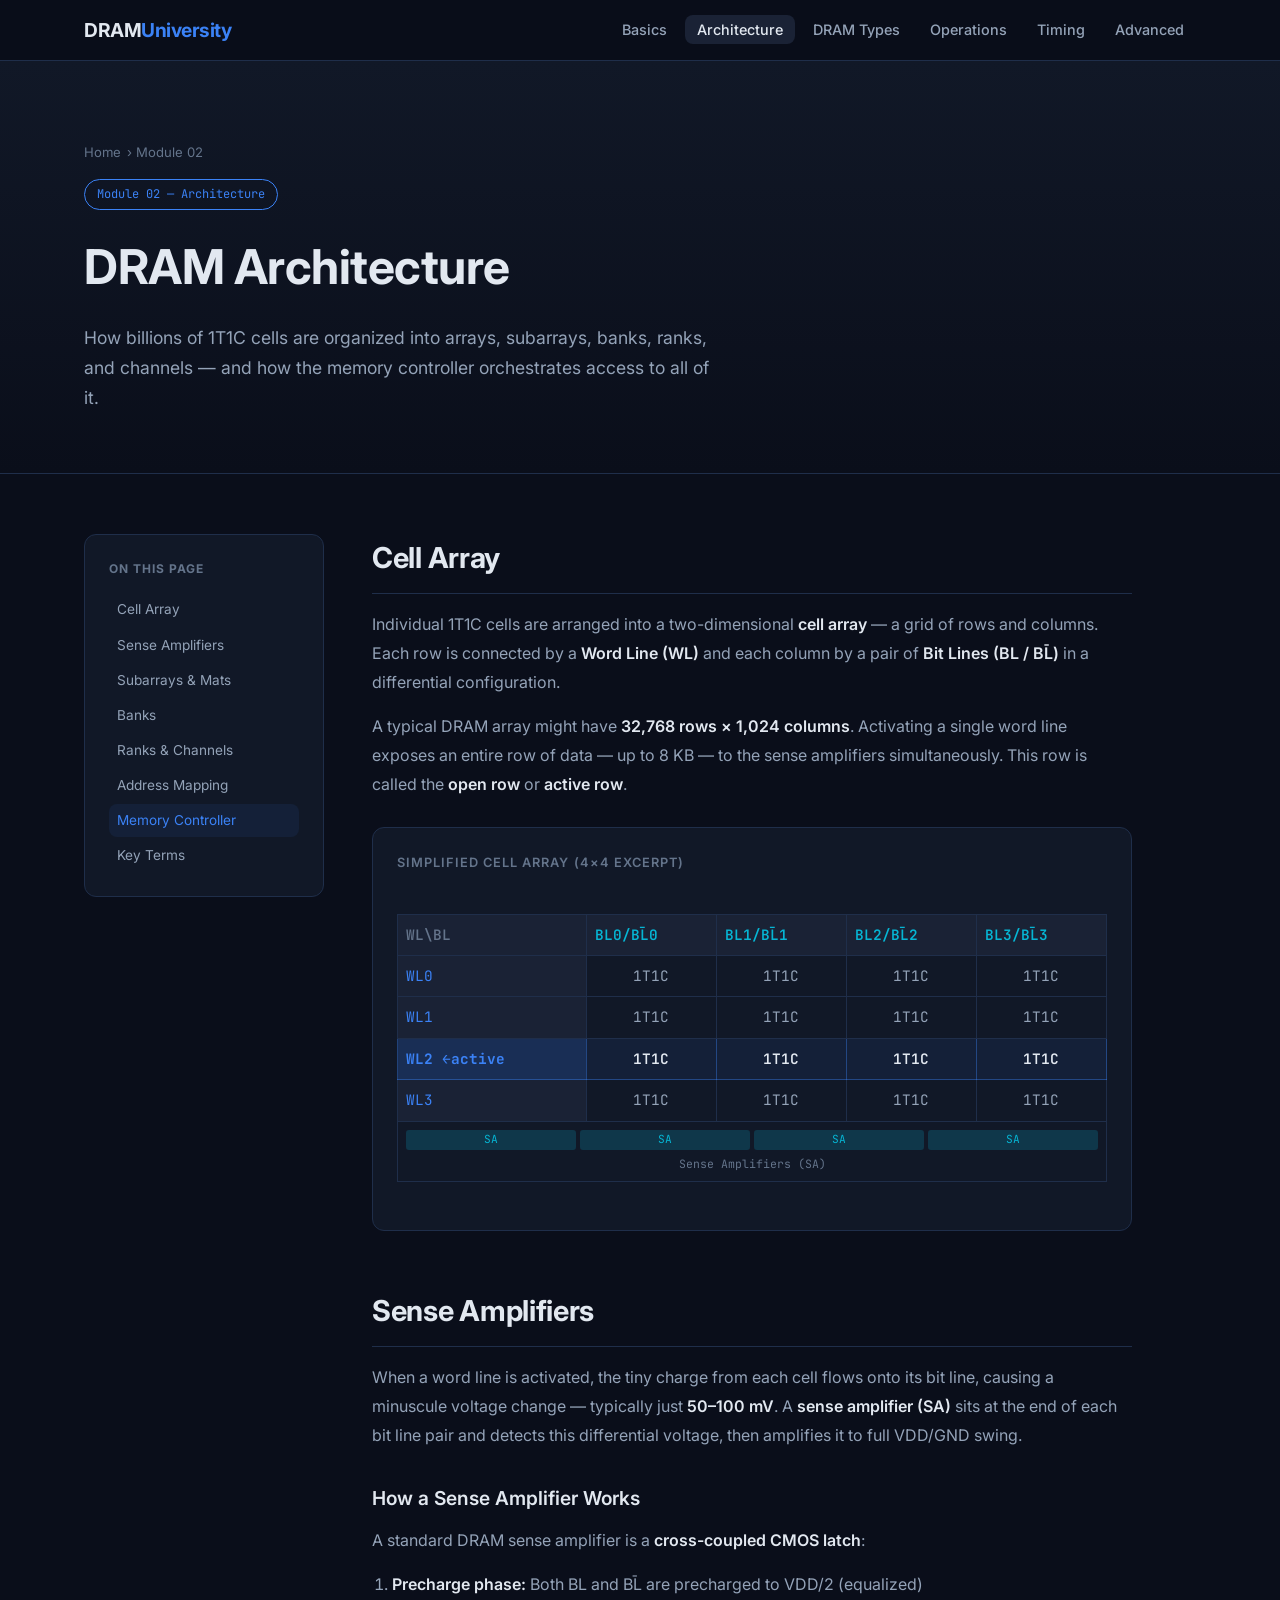
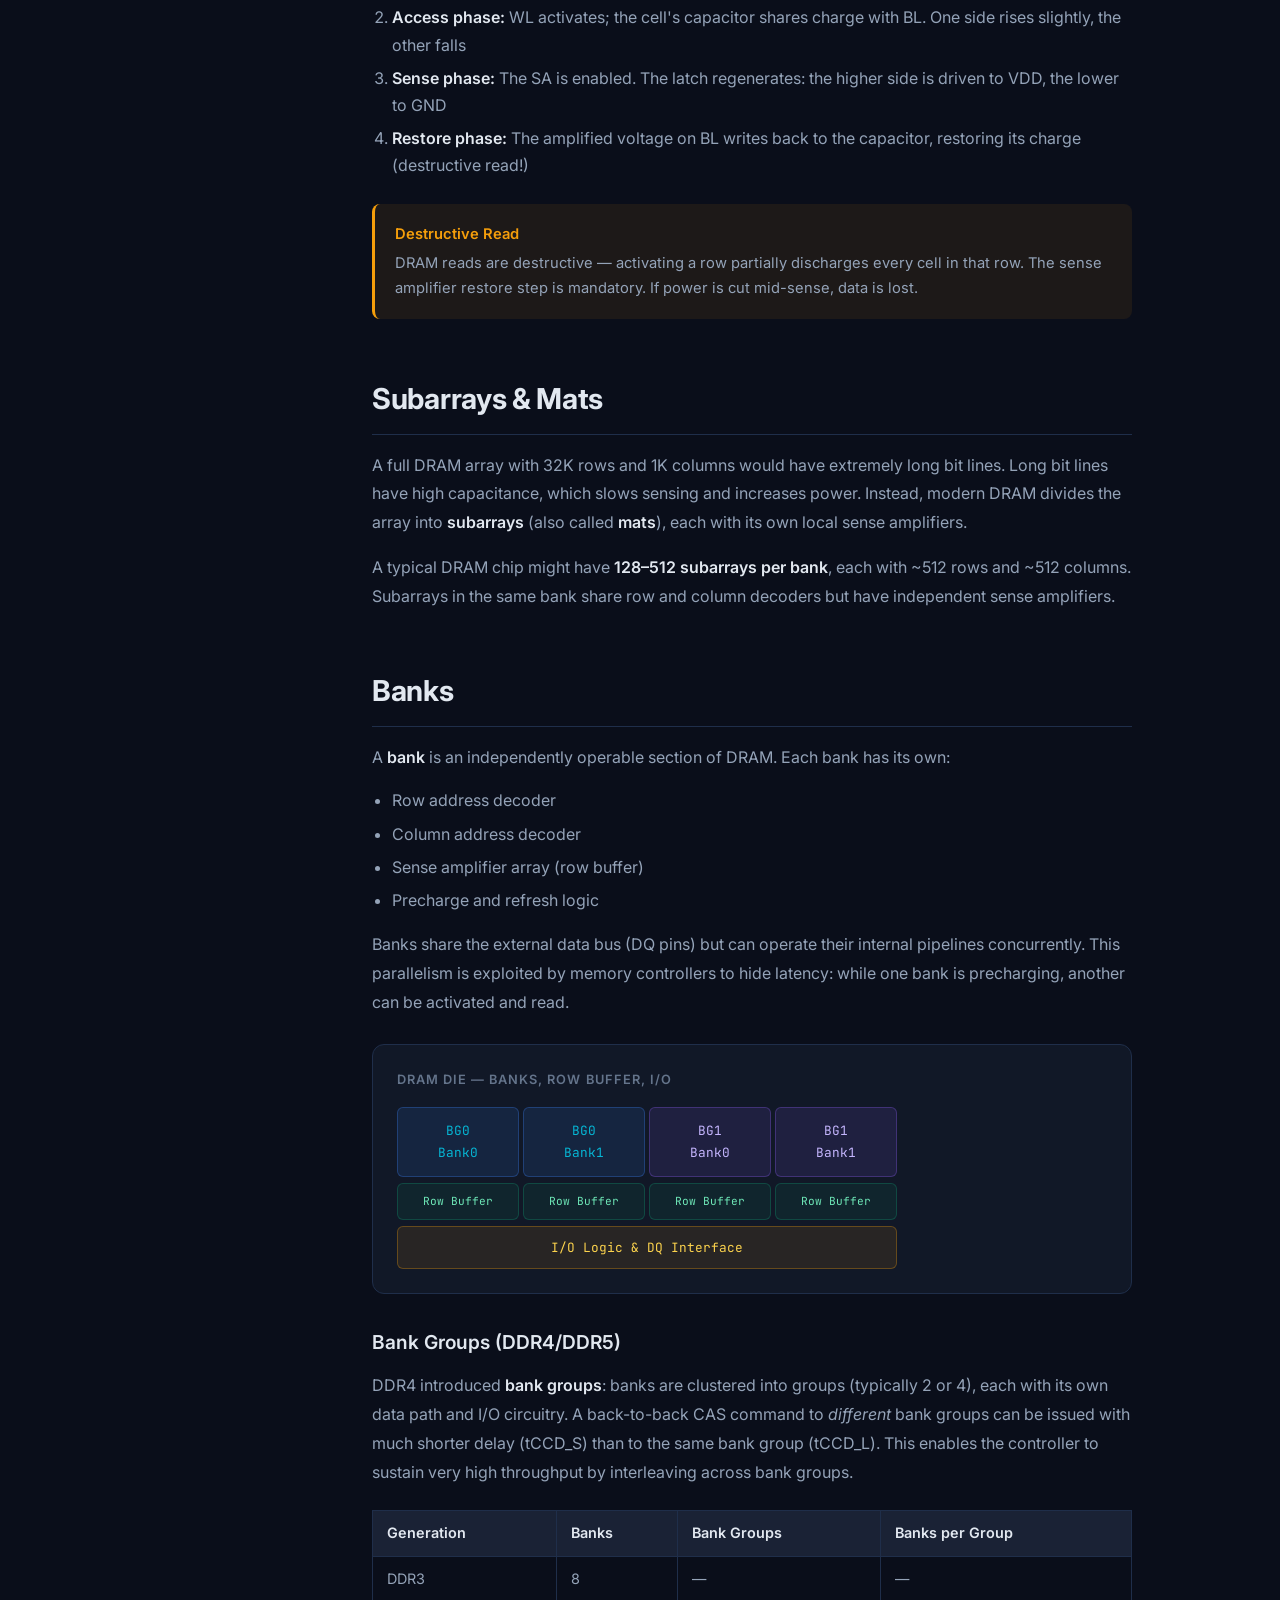
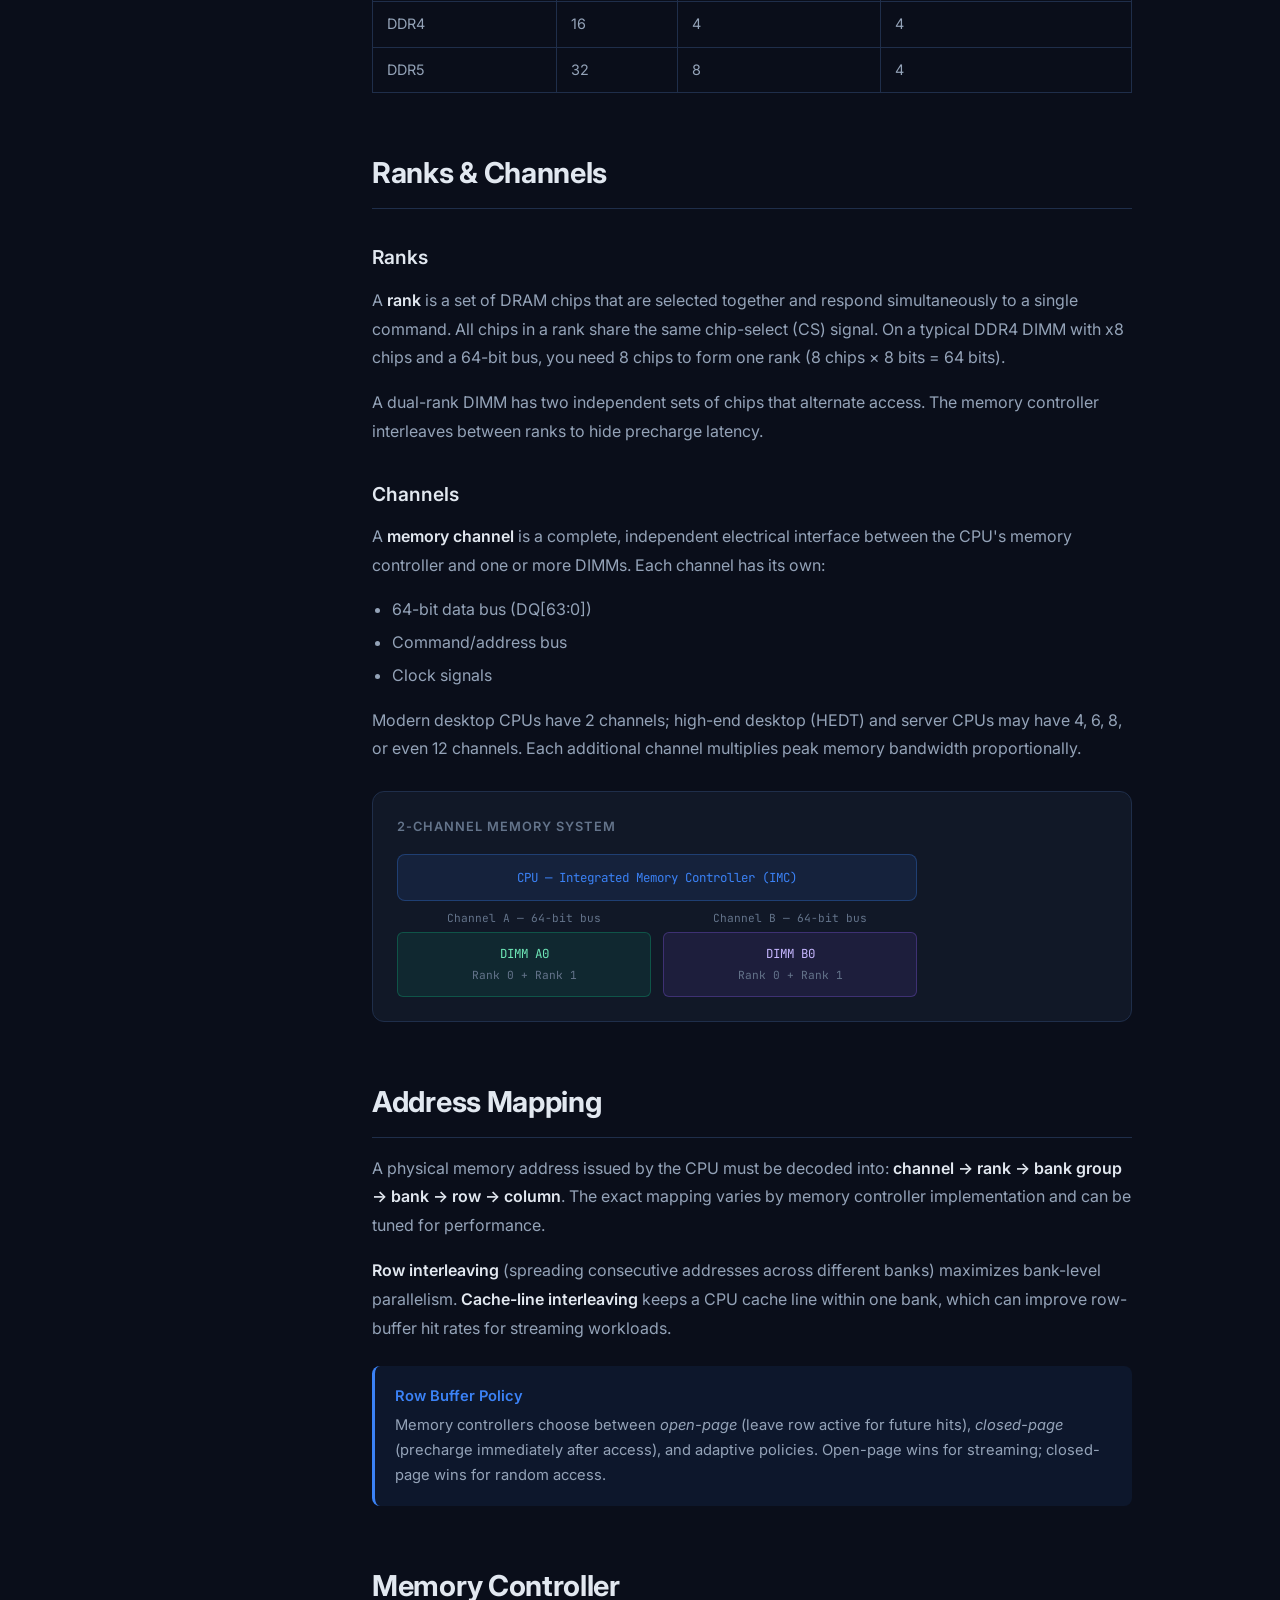
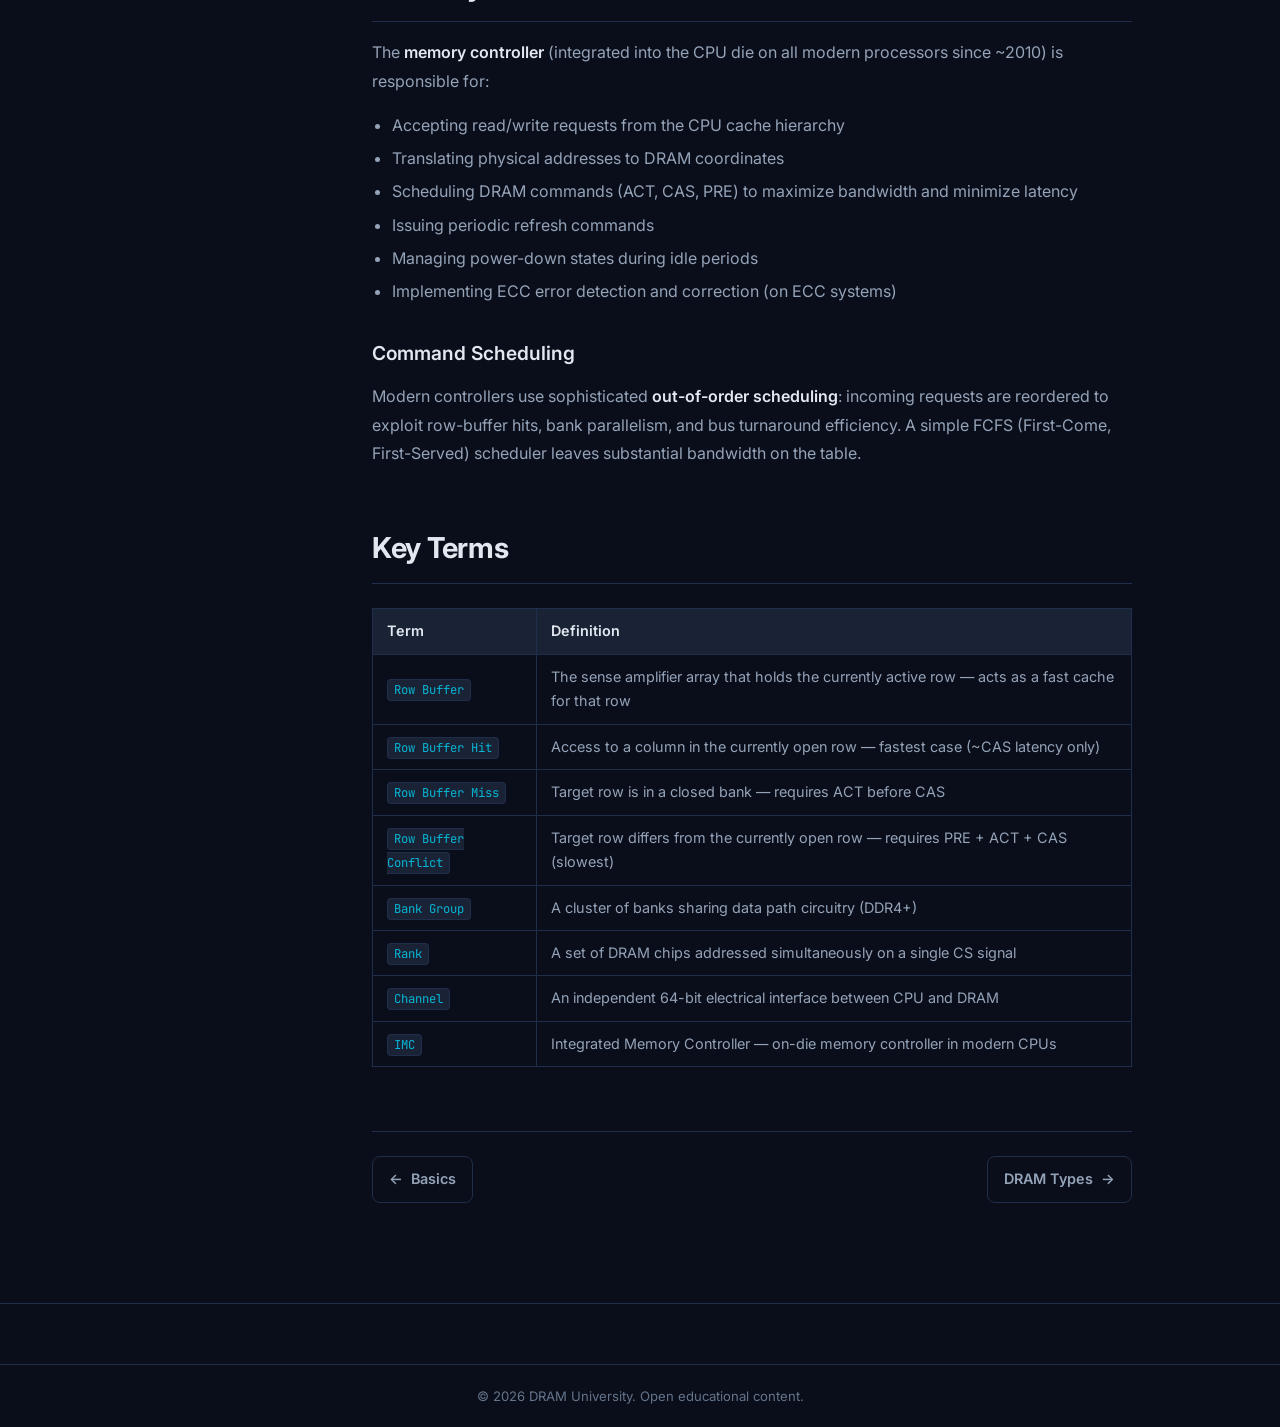
<file: pages/architecture.html>
<!DOCTYPE html>
<html lang="en">
<head>
  <meta charset="UTF-8" />
  <meta name="viewport" content="width=device-width, initial-scale=1.0" />
  <title>Architecture — DRAM University</title>
  <link rel="stylesheet" href="../css/style.css" />
  <link href="https://fonts.googleapis.com/css2?family=Inter:wght@300;400;500;600;700&family=JetBrains+Mono:wght@400;600&display=swap" rel="stylesheet" />
</head>
<body>
  <nav class="navbar">
    <div class="nav-inner">
      <a href="../index.html" class="nav-logo">DRAM<span>University</span></a>
      <button class="nav-toggle" aria-label="Toggle menu">&#9776;</button>
      <ul class="nav-links">
        <li><a href="basics.html">Basics</a></li>
        <li><a href="architecture.html" class="active">Architecture</a></li>
        <li><a href="types.html">DRAM Types</a></li>
        <li><a href="operations.html">Operations</a></li>
        <li><a href="timing.html">Timing</a></li>
        <li><a href="advanced.html">Advanced</a></li>
      </ul>
    </div>
  </nav>

  <div class="page-header">
    <div class="container">
      <div class="breadcrumb"><a href="../index.html">Home</a> › Module 02</div>
      <div class="module-badge">Module 02 — Architecture</div>
      <h1>DRAM Architecture</h1>
      <p>How billions of 1T1C cells are organized into arrays, subarrays, banks, ranks, and channels — and how the memory controller orchestrates access to all of it.</p>
    </div>
  </div>

  <div class="content-layout">
    <aside class="toc">
      <h4>On This Page</h4>
      <ul class="toc-list">
        <li><a href="#cell-array">Cell Array</a></li>
        <li><a href="#sense-amplifiers">Sense Amplifiers</a></li>
        <li><a href="#subarrays">Subarrays & Mats</a></li>
        <li><a href="#banks">Banks</a></li>
        <li><a href="#ranks-channels">Ranks & Channels</a></li>
        <li><a href="#address-mapping">Address Mapping</a></li>
        <li><a href="#memory-controller">Memory Controller</a></li>
        <li><a href="#key-terms">Key Terms</a></li>
      </ul>
    </aside>

    <article class="prose">

      <h2 id="cell-array">Cell Array</h2>
      <p>Individual 1T1C cells are arranged into a two-dimensional <strong>cell array</strong> — a grid of rows and columns. Each row is connected by a <strong>Word Line (WL)</strong> and each column by a pair of <strong>Bit Lines (BL / BL̄)</strong> in a differential configuration.</p>
      <p>A typical DRAM array might have <strong>32,768 rows × 1,024 columns</strong>. Activating a single word line exposes an entire row of data — up to 8 KB — to the sense amplifiers simultaneously. This row is called the <strong>open row</strong> or <strong>active row</strong>.</p>

      <div class="diagram">
        <div class="diagram-title">Simplified Cell Array (4×4 excerpt)</div>
        <div style="font-family:var(--mono); font-size:0.78rem; overflow-x:auto;">
          <table style="border-collapse:collapse; min-width:420px;">
            <thead>
              <tr>
                <th style="border:1px solid var(--border); padding:8px; background:var(--bg-card2); color:var(--text-muted);">WL\BL</th>
                <th style="border:1px solid var(--border); padding:8px; background:var(--bg-card2); color:var(--accent2);">BL0/BL̄0</th>
                <th style="border:1px solid var(--border); padding:8px; background:var(--bg-card2); color:var(--accent2);">BL1/BL̄1</th>
                <th style="border:1px solid var(--border); padding:8px; background:var(--bg-card2); color:var(--accent2);">BL2/BL̄2</th>
                <th style="border:1px solid var(--border); padding:8px; background:var(--bg-card2); color:var(--accent2);">BL3/BL̄3</th>
              </tr>
            </thead>
            <tbody>
              <tr>
                <td style="border:1px solid var(--border); padding:8px; color:var(--accent); background:var(--bg-card2);">WL0</td>
                <td style="border:1px solid var(--border); padding:8px; color:var(--text-dim); text-align:center;">1T1C</td>
                <td style="border:1px solid var(--border); padding:8px; color:var(--text-dim); text-align:center;">1T1C</td>
                <td style="border:1px solid var(--border); padding:8px; color:var(--text-dim); text-align:center;">1T1C</td>
                <td style="border:1px solid var(--border); padding:8px; color:var(--text-dim); text-align:center;">1T1C</td>
              </tr>
              <tr>
                <td style="border:1px solid var(--border); padding:8px; color:var(--accent); background:var(--bg-card2);">WL1</td>
                <td style="border:1px solid var(--border); padding:8px; color:var(--text-dim); text-align:center;">1T1C</td>
                <td style="border:1px solid var(--border); padding:8px; color:var(--text-dim); text-align:center;">1T1C</td>
                <td style="border:1px solid var(--border); padding:8px; color:var(--text-dim); text-align:center;">1T1C</td>
                <td style="border:1px solid var(--border); padding:8px; color:var(--text-dim); text-align:center;">1T1C</td>
              </tr>
              <tr style="background:rgba(59,130,246,0.08);">
                <td style="border:1px solid rgba(59,130,246,0.4); padding:8px; color:var(--accent); font-weight:700; background:rgba(59,130,246,0.15);">WL2 ←active</td>
                <td style="border:1px solid rgba(59,130,246,0.4); padding:8px; color:var(--text); text-align:center; font-weight:600;">1T1C</td>
                <td style="border:1px solid rgba(59,130,246,0.4); padding:8px; color:var(--text); text-align:center; font-weight:600;">1T1C</td>
                <td style="border:1px solid rgba(59,130,246,0.4); padding:8px; color:var(--text); text-align:center; font-weight:600;">1T1C</td>
                <td style="border:1px solid rgba(59,130,246,0.4); padding:8px; color:var(--text); text-align:center; font-weight:600;">1T1C</td>
              </tr>
              <tr>
                <td style="border:1px solid var(--border); padding:8px; color:var(--accent); background:var(--bg-card2);">WL3</td>
                <td style="border:1px solid var(--border); padding:8px; color:var(--text-dim); text-align:center;">1T1C</td>
                <td style="border:1px solid var(--border); padding:8px; color:var(--text-dim); text-align:center;">1T1C</td>
                <td style="border:1px solid var(--border); padding:8px; color:var(--text-dim); text-align:center;">1T1C</td>
                <td style="border:1px solid var(--border); padding:8px; color:var(--text-dim); text-align:center;">1T1C</td>
              </tr>
              <tr>
                <td colspan="5" style="padding:8px; border:1px solid var(--border);">
                  <div style="display:flex; gap:4px; justify-content:flex-end;">
                    <div style="flex:1; height:20px; background:rgba(6,182,212,0.2); border-radius:3px; display:flex; align-items:center; justify-content:center; color:var(--accent2); font-size:0.7rem;">SA</div>
                    <div style="flex:1; height:20px; background:rgba(6,182,212,0.2); border-radius:3px; display:flex; align-items:center; justify-content:center; color:var(--accent2); font-size:0.7rem;">SA</div>
                    <div style="flex:1; height:20px; background:rgba(6,182,212,0.2); border-radius:3px; display:flex; align-items:center; justify-content:center; color:var(--accent2); font-size:0.7rem;">SA</div>
                    <div style="flex:1; height:20px; background:rgba(6,182,212,0.2); border-radius:3px; display:flex; align-items:center; justify-content:center; color:var(--accent2); font-size:0.7rem;">SA</div>
                  </div>
                  <div style="text-align:center; color:var(--text-muted); margin-top:4px; font-size:0.72rem;">Sense Amplifiers (SA)</div>
                </td>
              </tr>
            </tbody>
          </table>
        </div>
      </div>

      <h2 id="sense-amplifiers">Sense Amplifiers</h2>
      <p>When a word line is activated, the tiny charge from each cell flows onto its bit line, causing a minuscule voltage change — typically just <strong>50–100 mV</strong>. A <strong>sense amplifier (SA)</strong> sits at the end of each bit line pair and detects this differential voltage, then amplifies it to full VDD/GND swing.</p>

      <h3>How a Sense Amplifier Works</h3>
      <p>A standard DRAM sense amplifier is a <strong>cross-coupled CMOS latch</strong>:</p>
      <ol>
        <li><strong>Precharge phase:</strong> Both BL and BL̄ are precharged to VDD/2 (equalized)</li>
        <li><strong>Access phase:</strong> WL activates; the cell's capacitor shares charge with BL. One side rises slightly, the other falls</li>
        <li><strong>Sense phase:</strong> The SA is enabled. The latch regenerates: the higher side is driven to VDD, the lower to GND</li>
        <li><strong>Restore phase:</strong> The amplified voltage on BL writes back to the capacitor, restoring its charge (destructive read!)</li>
      </ol>

      <div class="info-box warn">
        <strong>Destructive Read</strong>
        DRAM reads are destructive — activating a row partially discharges every cell in that row. The sense amplifier restore step is mandatory. If power is cut mid-sense, data is lost.
      </div>

      <h2 id="subarrays">Subarrays & Mats</h2>
      <p>A full DRAM array with 32K rows and 1K columns would have extremely long bit lines. Long bit lines have high capacitance, which slows sensing and increases power. Instead, modern DRAM divides the array into <strong>subarrays</strong> (also called <strong>mats</strong>), each with its own local sense amplifiers.</p>
      <p>A typical DRAM chip might have <strong>128–512 subarrays per bank</strong>, each with ~512 rows and ~512 columns. Subarrays in the same bank share row and column decoders but have independent sense amplifiers.</p>

      <h2 id="banks">Banks</h2>
      <p>A <strong>bank</strong> is an independently operable section of DRAM. Each bank has its own:</p>
      <ul>
        <li>Row address decoder</li>
        <li>Column address decoder</li>
        <li>Sense amplifier array (row buffer)</li>
        <li>Precharge and refresh logic</li>
      </ul>
      <p>Banks share the external data bus (DQ pins) but can operate their internal pipelines concurrently. This parallelism is exploited by memory controllers to hide latency: while one bank is precharging, another can be activated and read.</p>

      <div class="diagram">
        <div class="diagram-title">DRAM Die — Banks, Row Buffer, I/O</div>
        <div style="font-family:var(--mono); font-size:0.8rem; display:flex; flex-direction:column; gap:6px; max-width:500px;">
          <div style="display:grid; grid-template-columns:1fr 1fr 1fr 1fr; gap:4px;">
            <div style="background:rgba(59,130,246,0.12); border:1px solid rgba(59,130,246,0.3); border-radius:6px; padding:12px 6px; text-align:center; color:var(--accent2);">BG0<br/>Bank0</div>
            <div style="background:rgba(59,130,246,0.12); border:1px solid rgba(59,130,246,0.3); border-radius:6px; padding:12px 6px; text-align:center; color:var(--accent2);">BG0<br/>Bank1</div>
            <div style="background:rgba(139,92,246,0.12); border:1px solid rgba(139,92,246,0.3); border-radius:6px; padding:12px 6px; text-align:center; color:#c4b5fd;">BG1<br/>Bank0</div>
            <div style="background:rgba(139,92,246,0.12); border:1px solid rgba(139,92,246,0.3); border-radius:6px; padding:12px 6px; text-align:center; color:#c4b5fd;">BG1<br/>Bank1</div>
          </div>
          <div style="display:grid; grid-template-columns:1fr 1fr 1fr 1fr; gap:4px;">
            <div style="background:rgba(16,185,129,0.08); border:1px solid rgba(16,185,129,0.25); border-radius:6px; padding:8px 6px; text-align:center; color:#6ee7b7; font-size:0.7rem;">Row Buffer</div>
            <div style="background:rgba(16,185,129,0.08); border:1px solid rgba(16,185,129,0.25); border-radius:6px; padding:8px 6px; text-align:center; color:#6ee7b7; font-size:0.7rem;">Row Buffer</div>
            <div style="background:rgba(16,185,129,0.08); border:1px solid rgba(16,185,129,0.25); border-radius:6px; padding:8px 6px; text-align:center; color:#6ee7b7; font-size:0.7rem;">Row Buffer</div>
            <div style="background:rgba(16,185,129,0.08); border:1px solid rgba(16,185,129,0.25); border-radius:6px; padding:8px 6px; text-align:center; color:#6ee7b7; font-size:0.7rem;">Row Buffer</div>
          </div>
          <div style="background:rgba(245,158,11,0.1); border:1px solid rgba(245,158,11,0.3); border-radius:6px; padding:10px; text-align:center; color:#fcd34d;">I/O Logic &amp; DQ Interface</div>
        </div>
      </div>

      <h3>Bank Groups (DDR4/DDR5)</h3>
      <p>DDR4 introduced <strong>bank groups</strong>: banks are clustered into groups (typically 2 or 4), each with its own data path and I/O circuitry. A back-to-back CAS command to <em>different</em> bank groups can be issued with much shorter delay (tCCD_S) than to the same bank group (tCCD_L). This enables the controller to sustain very high throughput by interleaving across bank groups.</p>

      <table>
        <thead><tr><th>Generation</th><th>Banks</th><th>Bank Groups</th><th>Banks per Group</th></tr></thead>
        <tbody>
          <tr><td>DDR3</td><td>8</td><td>—</td><td>—</td></tr>
          <tr><td>DDR4</td><td>16</td><td>4</td><td>4</td></tr>
          <tr><td>DDR5</td><td>32</td><td>8</td><td>4</td></tr>
        </tbody>
      </table>

      <h2 id="ranks-channels">Ranks & Channels</h2>

      <h3>Ranks</h3>
      <p>A <strong>rank</strong> is a set of DRAM chips that are selected together and respond simultaneously to a single command. All chips in a rank share the same chip-select (CS) signal. On a typical DDR4 DIMM with x8 chips and a 64-bit bus, you need 8 chips to form one rank (8 chips × 8 bits = 64 bits).</p>
      <p>A dual-rank DIMM has two independent sets of chips that alternate access. The memory controller interleaves between ranks to hide precharge latency.</p>

      <h3>Channels</h3>
      <p>A <strong>memory channel</strong> is a complete, independent electrical interface between the CPU's memory controller and one or more DIMMs. Each channel has its own:</p>
      <ul>
        <li>64-bit data bus (DQ[63:0])</li>
        <li>Command/address bus</li>
        <li>Clock signals</li>
      </ul>
      <p>Modern desktop CPUs have 2 channels; high-end desktop (HEDT) and server CPUs may have 4, 6, 8, or even 12 channels. Each additional channel multiplies peak memory bandwidth proportionally.</p>

      <div class="diagram">
        <div class="diagram-title">2-Channel Memory System</div>
        <div style="font-family:var(--mono); font-size:0.78rem; display:flex; flex-direction:column; gap:8px; max-width:520px;">
          <div style="background:rgba(59,130,246,0.1); border:1px solid rgba(59,130,246,0.3); border-radius:8px; padding:12px; text-align:center; color:var(--accent);">CPU — Integrated Memory Controller (IMC)</div>
          <div style="display:grid; grid-template-columns:1fr 1fr; gap:12px;">
            <div style="display:flex; flex-direction:column; gap:4px; align-items:center;">
              <div style="color:var(--text-muted); font-size:0.7rem;">Channel A — 64-bit bus</div>
              <div style="background:rgba(16,185,129,0.1); border:1px solid rgba(16,185,129,0.3); border-radius:6px; padding:10px; text-align:center; color:#6ee7b7; width:100%;">DIMM A0<br/><span style="font-size:0.7rem; color:var(--text-muted);">Rank 0 + Rank 1</span></div>
            </div>
            <div style="display:flex; flex-direction:column; gap:4px; align-items:center;">
              <div style="color:var(--text-muted); font-size:0.7rem;">Channel B — 64-bit bus</div>
              <div style="background:rgba(139,92,246,0.1); border:1px solid rgba(139,92,246,0.3); border-radius:6px; padding:10px; text-align:center; color:#c4b5fd; width:100%;">DIMM B0<br/><span style="font-size:0.7rem; color:var(--text-muted);">Rank 0 + Rank 1</span></div>
            </div>
          </div>
        </div>
      </div>

      <h2 id="address-mapping">Address Mapping</h2>
      <p>A physical memory address issued by the CPU must be decoded into: <strong>channel → rank → bank group → bank → row → column</strong>. The exact mapping varies by memory controller implementation and can be tuned for performance.</p>
      <p><strong>Row interleaving</strong> (spreading consecutive addresses across different banks) maximizes bank-level parallelism. <strong>Cache-line interleaving</strong> keeps a CPU cache line within one bank, which can improve row-buffer hit rates for streaming workloads.</p>

      <div class="info-box note">
        <strong>Row Buffer Policy</strong>
        Memory controllers choose between <em>open-page</em> (leave row active for future hits), <em>closed-page</em> (precharge immediately after access), and adaptive policies. Open-page wins for streaming; closed-page wins for random access.
      </div>

      <h2 id="memory-controller">Memory Controller</h2>
      <p>The <strong>memory controller</strong> (integrated into the CPU die on all modern processors since ~2010) is responsible for:</p>
      <ul>
        <li>Accepting read/write requests from the CPU cache hierarchy</li>
        <li>Translating physical addresses to DRAM coordinates</li>
        <li>Scheduling DRAM commands (ACT, CAS, PRE) to maximize bandwidth and minimize latency</li>
        <li>Issuing periodic refresh commands</li>
        <li>Managing power-down states during idle periods</li>
        <li>Implementing ECC error detection and correction (on ECC systems)</li>
      </ul>

      <h3>Command Scheduling</h3>
      <p>Modern controllers use sophisticated <strong>out-of-order scheduling</strong>: incoming requests are reordered to exploit row-buffer hits, bank parallelism, and bus turnaround efficiency. A simple FCFS (First-Come, First-Served) scheduler leaves substantial bandwidth on the table.</p>

      <h2 id="key-terms">Key Terms</h2>
      <table>
        <thead><tr><th>Term</th><th>Definition</th></tr></thead>
        <tbody>
          <tr><td><code>Row Buffer</code></td><td>The sense amplifier array that holds the currently active row — acts as a fast cache for that row</td></tr>
          <tr><td><code>Row Buffer Hit</code></td><td>Access to a column in the currently open row — fastest case (~CAS latency only)</td></tr>
          <tr><td><code>Row Buffer Miss</code></td><td>Target row is in a closed bank — requires ACT before CAS</td></tr>
          <tr><td><code>Row Buffer Conflict</code></td><td>Target row differs from the currently open row — requires PRE + ACT + CAS (slowest)</td></tr>
          <tr><td><code>Bank Group</code></td><td>A cluster of banks sharing data path circuitry (DDR4+)</td></tr>
          <tr><td><code>Rank</code></td><td>A set of DRAM chips addressed simultaneously on a single CS signal</td></tr>
          <tr><td><code>Channel</code></td><td>An independent 64-bit electrical interface between CPU and DRAM</td></tr>
          <tr><td><code>IMC</code></td><td>Integrated Memory Controller — on-die memory controller in modern CPUs</td></tr>
        </tbody>
      </table>

      <div class="page-nav">
        <a href="basics.html" class="prev">Basics</a>
        <a href="types.html" class="next">DRAM Types</a>
      </div>
    </article>
  </div>

  <footer class="site-footer">
    <div class="footer-bottom"><span>&copy; 2026 DRAM University. Open educational content.</span></div>
  </footer>
  <script src="../js/main.js"></script>
</body>
</html>
</file>
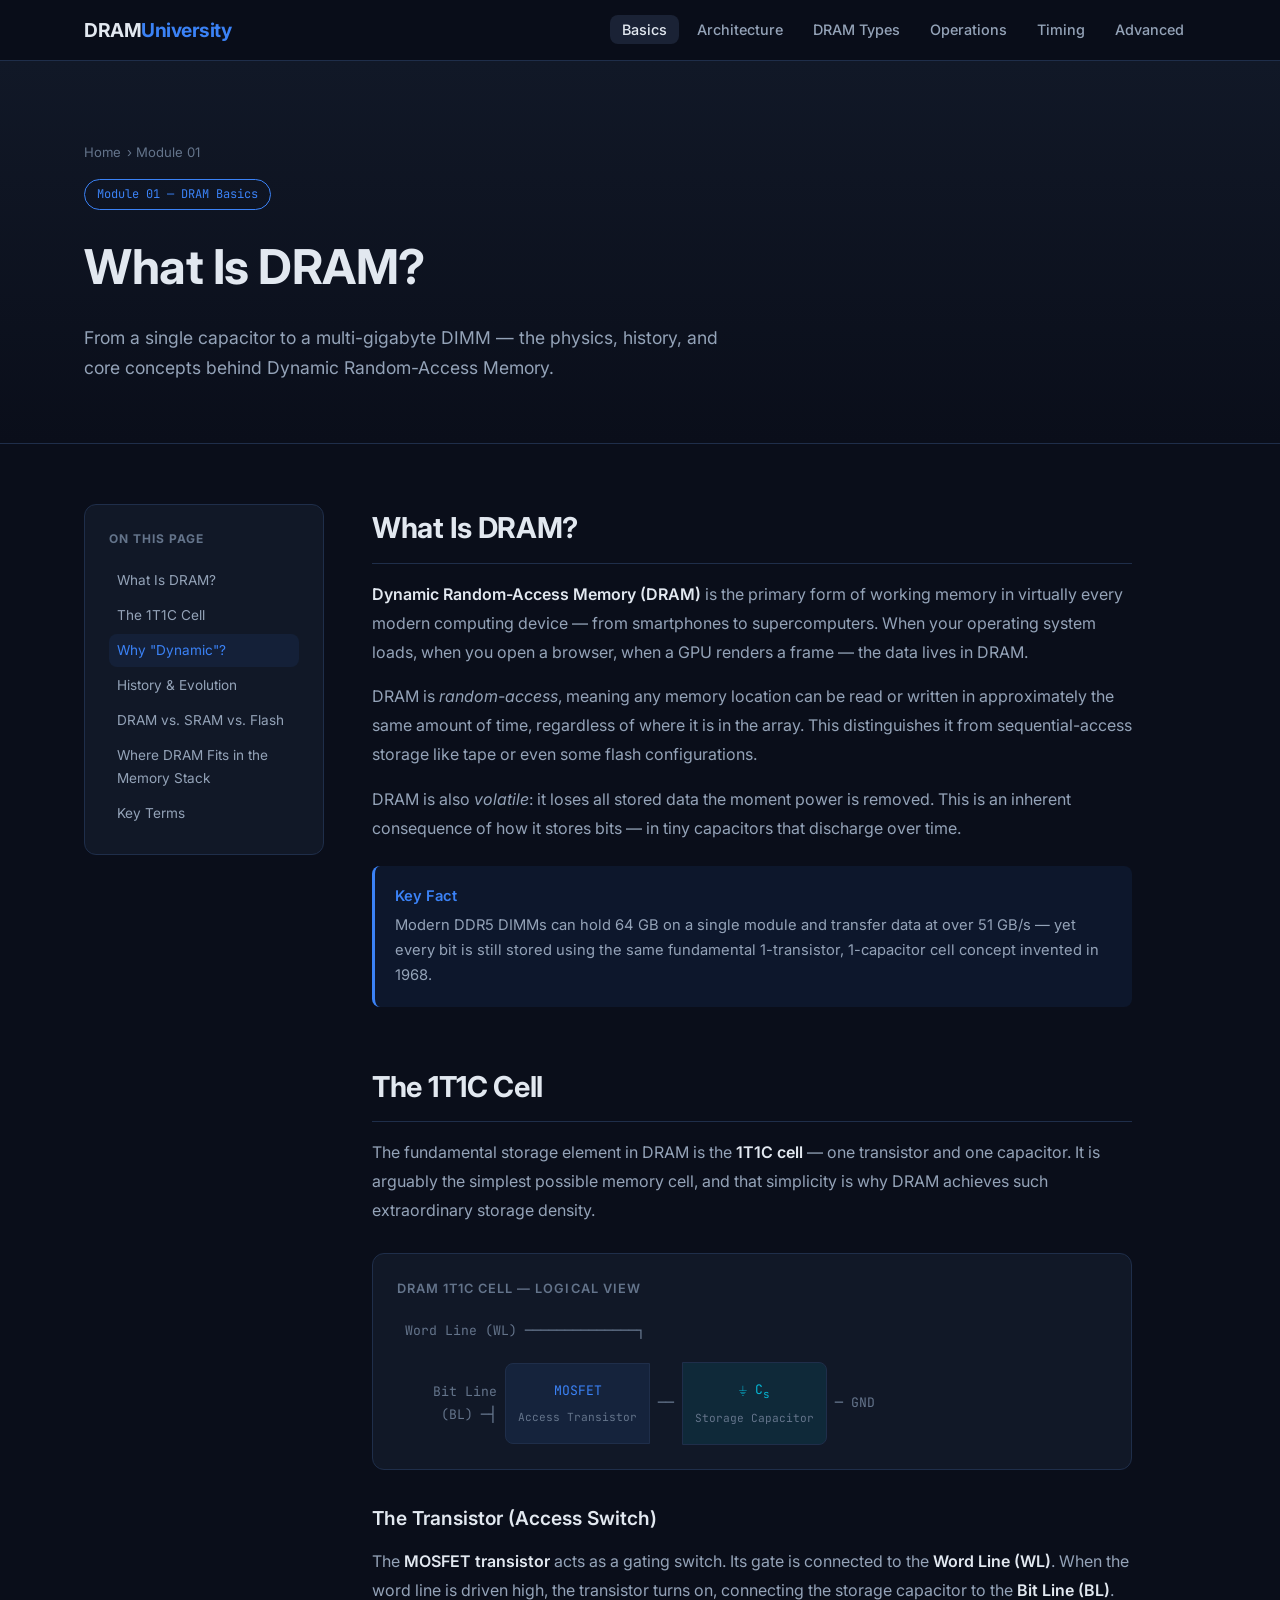
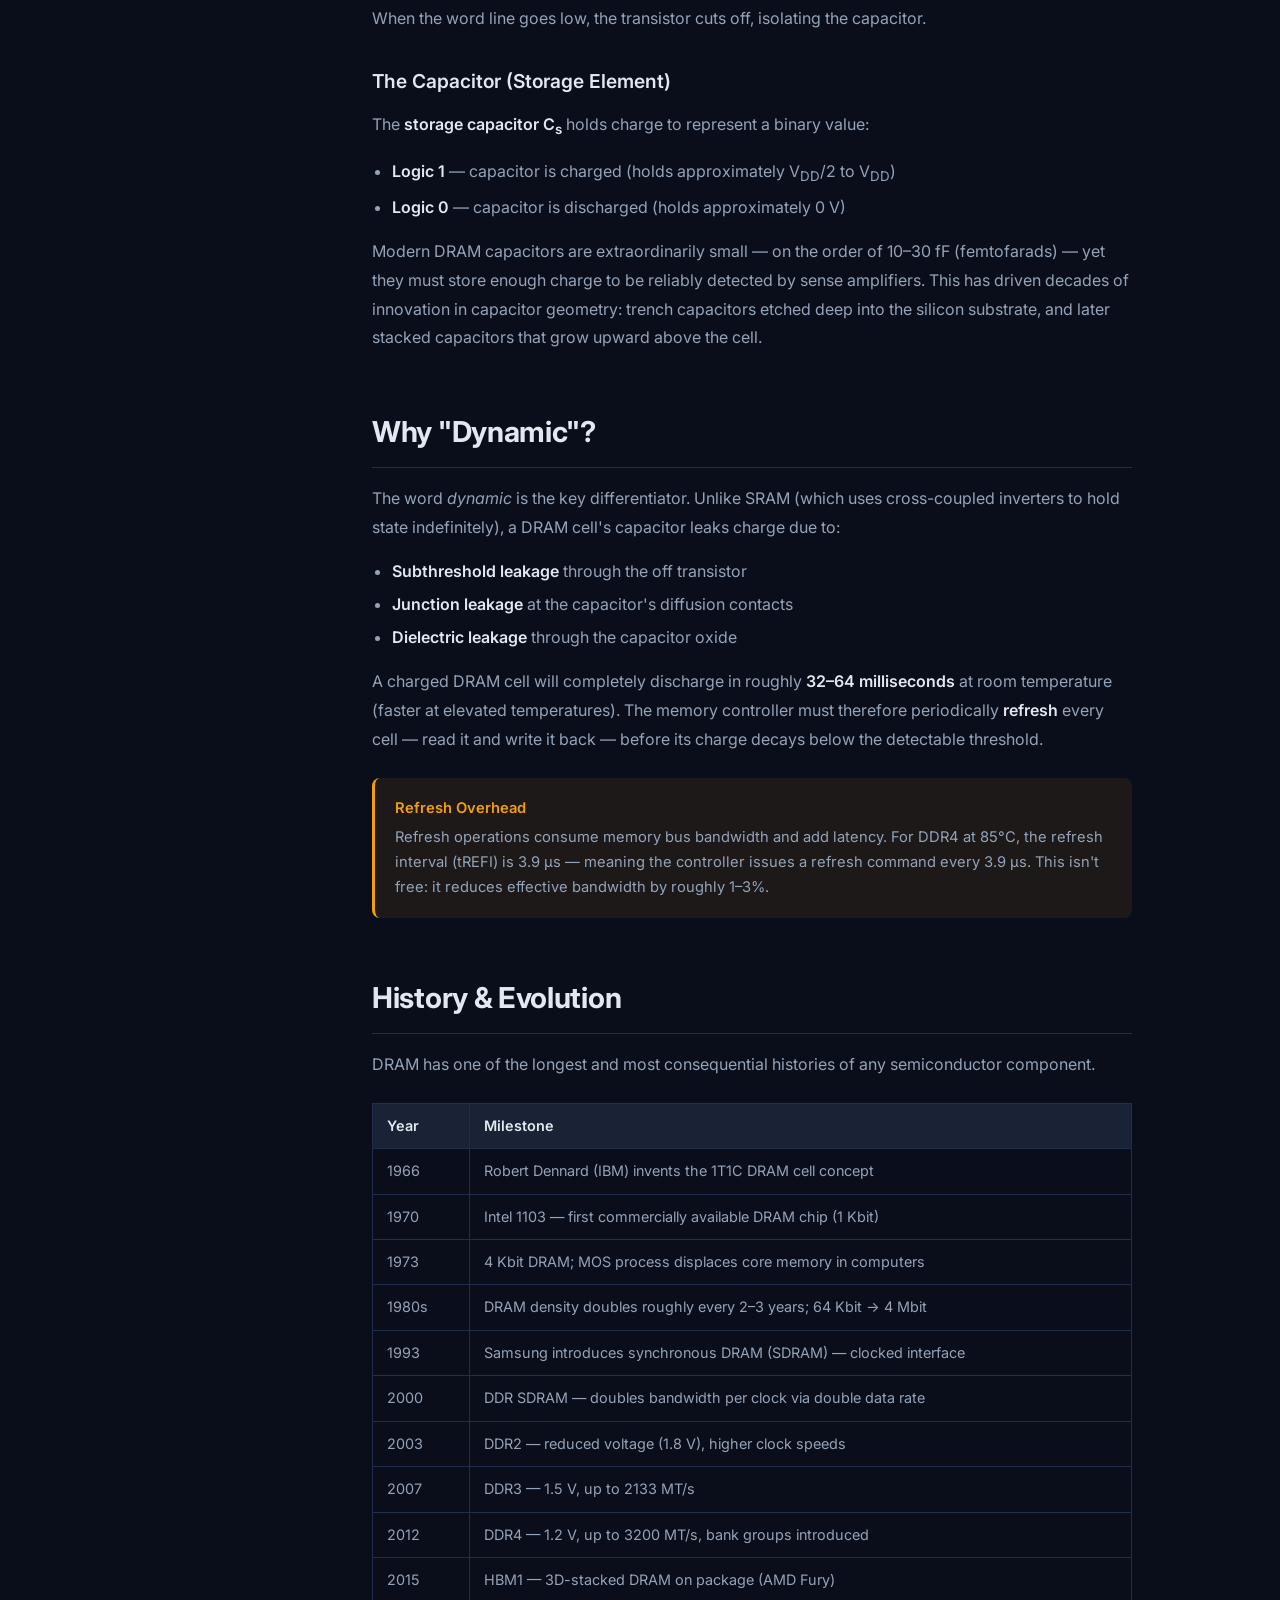
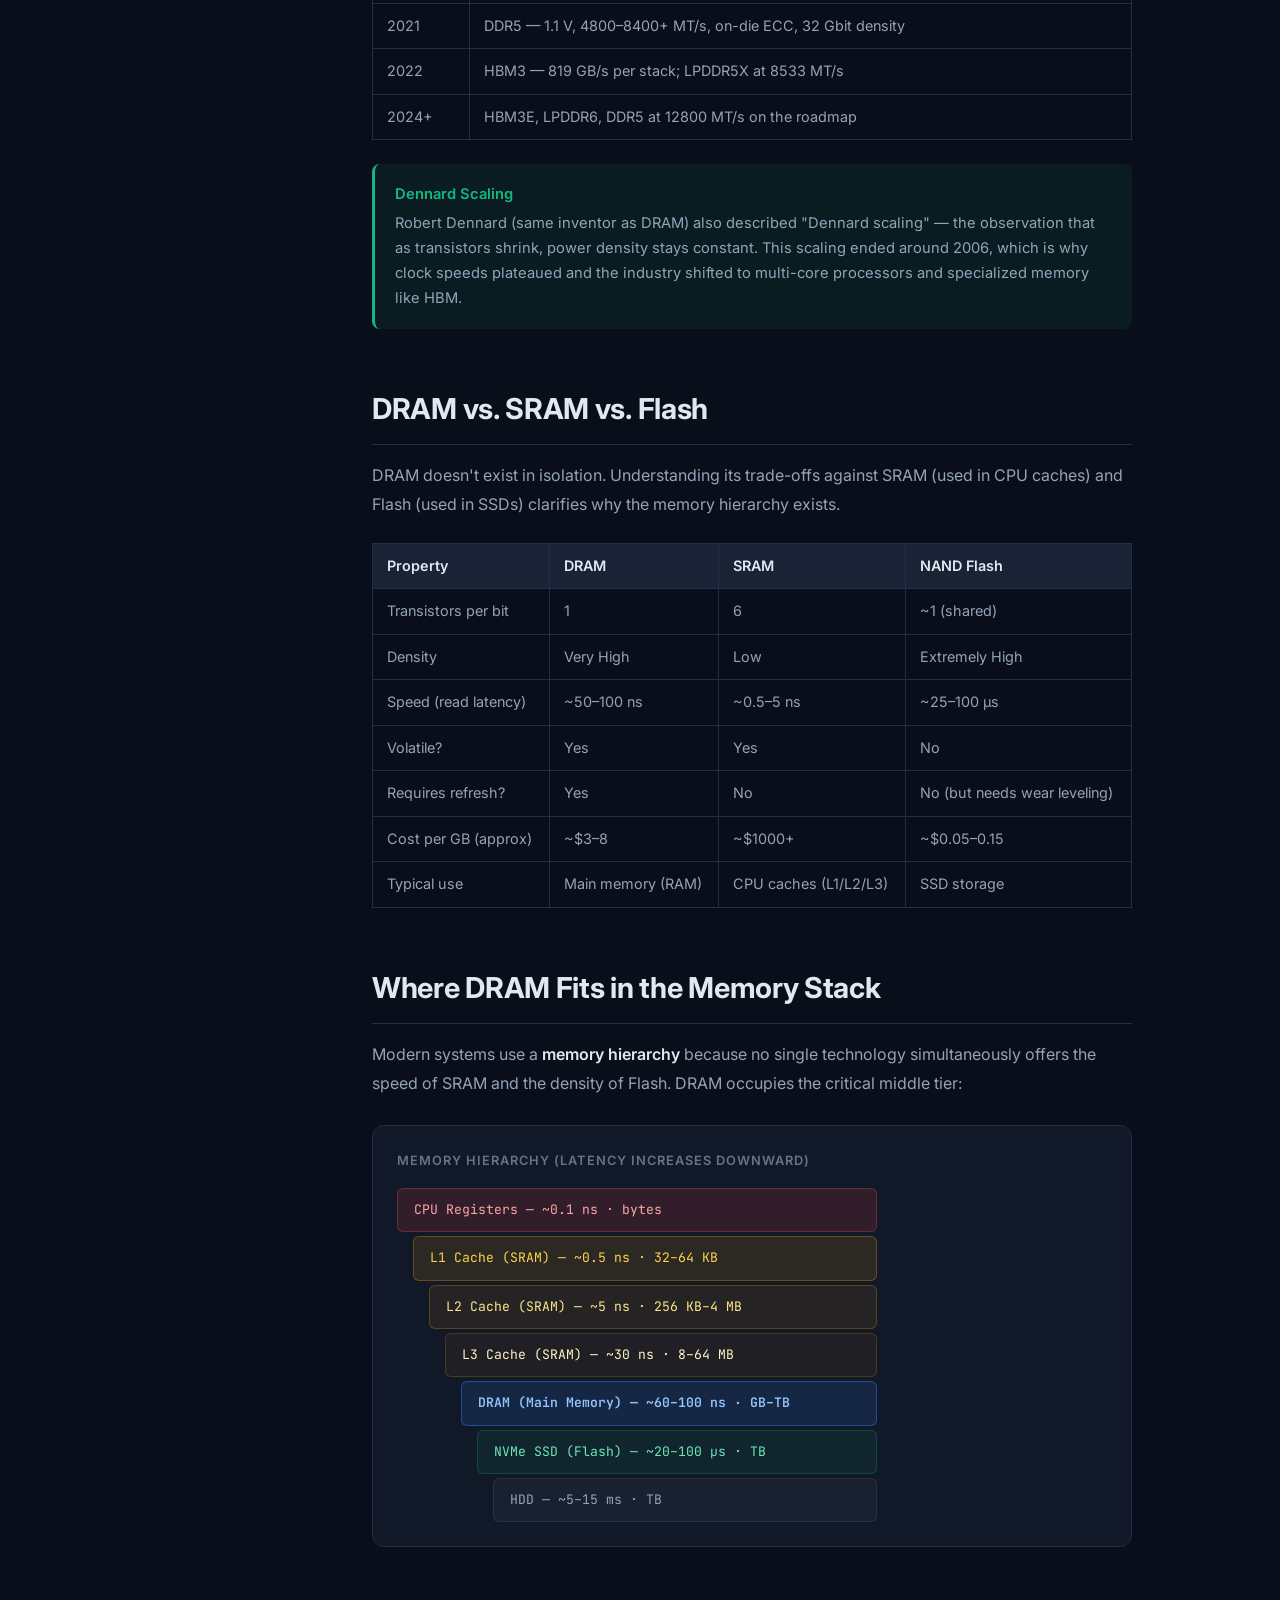
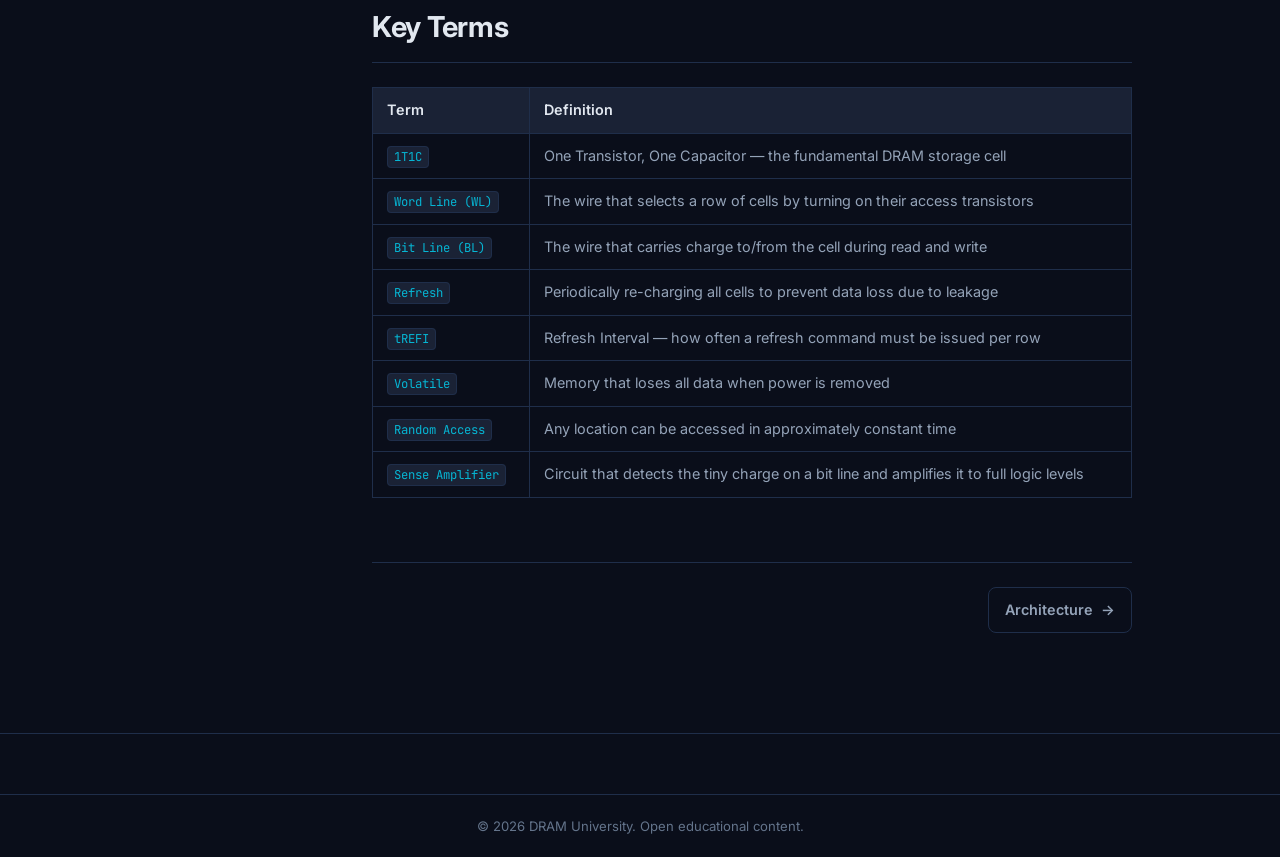
<file: pages/basics.html>
<!DOCTYPE html>
<html lang="en">
<head>
  <meta charset="UTF-8" />
  <meta name="viewport" content="width=device-width, initial-scale=1.0" />
  <title>DRAM Basics — DRAM University</title>
  <link rel="stylesheet" href="../css/style.css" />
  <link href="https://fonts.googleapis.com/css2?family=Inter:wght@300;400;500;600;700&family=JetBrains+Mono:wght@400;600&display=swap" rel="stylesheet" />
</head>
<body>
  <nav class="navbar">
    <div class="nav-inner">
      <a href="../index.html" class="nav-logo">DRAM<span>University</span></a>
      <button class="nav-toggle" aria-label="Toggle menu">&#9776;</button>
      <ul class="nav-links">
        <li><a href="basics.html" class="active">Basics</a></li>
        <li><a href="architecture.html">Architecture</a></li>
        <li><a href="types.html">DRAM Types</a></li>
        <li><a href="operations.html">Operations</a></li>
        <li><a href="timing.html">Timing</a></li>
        <li><a href="advanced.html">Advanced</a></li>
      </ul>
    </div>
  </nav>

  <div class="page-header">
    <div class="container">
      <div class="breadcrumb"><a href="../index.html">Home</a> › Module 01</div>
      <div class="module-badge">Module 01 — DRAM Basics</div>
      <h1>What Is DRAM?</h1>
      <p>From a single capacitor to a multi-gigabyte DIMM — the physics, history, and core concepts behind Dynamic Random-Access Memory.</p>
    </div>
  </div>

  <div class="content-layout">
    <aside class="toc">
      <h4>On This Page</h4>
      <ul class="toc-list">
        <li><a href="#what-is-dram">What Is DRAM?</a></li>
        <li><a href="#the-cell">The 1T1C Cell</a></li>
        <li><a href="#dynamic">Why "Dynamic"?</a></li>
        <li><a href="#history">History & Evolution</a></li>
        <li><a href="#comparison">DRAM vs. SRAM vs. Flash</a></li>
        <li><a href="#the-stack">Where DRAM Fits in the Memory Stack</a></li>
        <li><a href="#key-terms">Key Terms</a></li>
      </ul>
    </aside>

    <article class="prose">

      <h2 id="what-is-dram">What Is DRAM?</h2>
      <p><strong>Dynamic Random-Access Memory (DRAM)</strong> is the primary form of working memory in virtually every modern computing device — from smartphones to supercomputers. When your operating system loads, when you open a browser, when a GPU renders a frame — the data lives in DRAM.</p>
      <p>DRAM is <em>random-access</em>, meaning any memory location can be read or written in approximately the same amount of time, regardless of where it is in the array. This distinguishes it from sequential-access storage like tape or even some flash configurations.</p>
      <p>DRAM is also <em>volatile</em>: it loses all stored data the moment power is removed. This is an inherent consequence of how it stores bits — in tiny capacitors that discharge over time.</p>

      <div class="info-box note">
        <strong>Key Fact</strong>
        Modern DDR5 DIMMs can hold 64 GB on a single module and transfer data at over 51 GB/s — yet every bit is still stored using the same fundamental 1-transistor, 1-capacitor cell concept invented in 1968.
      </div>

      <h2 id="the-cell">The 1T1C Cell</h2>
      <p>The fundamental storage element in DRAM is the <strong>1T1C cell</strong> — one transistor and one capacitor. It is arguably the simplest possible memory cell, and that simplicity is why DRAM achieves such extraordinary storage density.</p>

      <div class="diagram">
        <div class="diagram-title">DRAM 1T1C Cell — Logical View</div>
        <div style="display:flex; flex-direction:column; gap:16px; font-family:var(--mono); font-size:0.82rem;">
          <div style="display:flex; align-items:center; gap:0;">
            <div style="text-align:center; padding:4px 8px; color:var(--text-muted);">Word Line (WL) ──────────────┐</div>
          </div>
          <div style="display:flex; align-items:center; gap:8px;">
            <div style="color:var(--text-muted); width:100px; text-align:right;">Bit Line (BL) ─┤</div>
            <div class="cell-part cell-transistor" style="min-width:110px;">
              <span>MOSFET</span>
              <span class="label">Access Transistor</span>
            </div>
            <div style="color:var(--text-muted);">──</div>
            <div class="cell-part cell-cap" style="min-width:110px;">
              <span>⏚ C<sub>s</sub></span>
              <span class="label">Storage Capacitor</span>
            </div>
            <div style="color:var(--text-muted);">─ GND</div>
          </div>
        </div>
      </div>

      <h3>The Transistor (Access Switch)</h3>
      <p>The <strong>MOSFET transistor</strong> acts as a gating switch. Its gate is connected to the <strong>Word Line (WL)</strong>. When the word line is driven high, the transistor turns on, connecting the storage capacitor to the <strong>Bit Line (BL)</strong>. When the word line goes low, the transistor cuts off, isolating the capacitor.</p>

      <h3>The Capacitor (Storage Element)</h3>
      <p>The <strong>storage capacitor C<sub>s</sub></strong> holds charge to represent a binary value:</p>
      <ul>
        <li><strong>Logic 1</strong> — capacitor is charged (holds approximately V<sub>DD</sub>/2 to V<sub>DD</sub>)</li>
        <li><strong>Logic 0</strong> — capacitor is discharged (holds approximately 0 V)</li>
      </ul>
      <p>Modern DRAM capacitors are extraordinarily small — on the order of 10–30 fF (femtofarads) — yet they must store enough charge to be reliably detected by sense amplifiers. This has driven decades of innovation in capacitor geometry: trench capacitors etched deep into the silicon substrate, and later stacked capacitors that grow upward above the cell.</p>

      <h2 id="dynamic">Why "Dynamic"?</h2>
      <p>The word <em>dynamic</em> is the key differentiator. Unlike SRAM (which uses cross-coupled inverters to hold state indefinitely), a DRAM cell's capacitor leaks charge due to:</p>
      <ul>
        <li><strong>Subthreshold leakage</strong> through the off transistor</li>
        <li><strong>Junction leakage</strong> at the capacitor's diffusion contacts</li>
        <li><strong>Dielectric leakage</strong> through the capacitor oxide</li>
      </ul>
      <p>A charged DRAM cell will completely discharge in roughly <strong>32–64 milliseconds</strong> at room temperature (faster at elevated temperatures). The memory controller must therefore periodically <strong>refresh</strong> every cell — read it and write it back — before its charge decays below the detectable threshold.</p>

      <div class="info-box warn">
        <strong>Refresh Overhead</strong>
        Refresh operations consume memory bus bandwidth and add latency. For DDR4 at 85°C, the refresh interval (tREFI) is 3.9 µs — meaning the controller issues a refresh command every 3.9 µs. This isn't free: it reduces effective bandwidth by roughly 1–3%.
      </div>

      <h2 id="history">History & Evolution</h2>
      <p>DRAM has one of the longest and most consequential histories of any semiconductor component.</p>

      <table>
        <thead>
          <tr><th>Year</th><th>Milestone</th></tr>
        </thead>
        <tbody>
          <tr><td>1966</td><td>Robert Dennard (IBM) invents the 1T1C DRAM cell concept</td></tr>
          <tr><td>1970</td><td>Intel 1103 — first commercially available DRAM chip (1 Kbit)</td></tr>
          <tr><td>1973</td><td>4 Kbit DRAM; MOS process displaces core memory in computers</td></tr>
          <tr><td>1980s</td><td>DRAM density doubles roughly every 2–3 years; 64 Kbit → 4 Mbit</td></tr>
          <tr><td>1993</td><td>Samsung introduces synchronous DRAM (SDRAM) — clocked interface</td></tr>
          <tr><td>2000</td><td>DDR SDRAM — doubles bandwidth per clock via double data rate</td></tr>
          <tr><td>2003</td><td>DDR2 — reduced voltage (1.8 V), higher clock speeds</td></tr>
          <tr><td>2007</td><td>DDR3 — 1.5 V, up to 2133 MT/s</td></tr>
          <tr><td>2012</td><td>DDR4 — 1.2 V, up to 3200 MT/s, bank groups introduced</td></tr>
          <tr><td>2015</td><td>HBM1 — 3D-stacked DRAM on package (AMD Fury)</td></tr>
          <tr><td>2021</td><td>DDR5 — 1.1 V, 4800–8400+ MT/s, on-die ECC, 32 Gbit density</td></tr>
          <tr><td>2022</td><td>HBM3 — 819 GB/s per stack; LPDDR5X at 8533 MT/s</td></tr>
          <tr><td>2024+</td><td>HBM3E, LPDDR6, DDR5 at 12800 MT/s on the roadmap</td></tr>
        </tbody>
      </table>

      <div class="info-box tip">
        <strong>Dennard Scaling</strong>
        Robert Dennard (same inventor as DRAM) also described "Dennard scaling" — the observation that as transistors shrink, power density stays constant. This scaling ended around 2006, which is why clock speeds plateaued and the industry shifted to multi-core processors and specialized memory like HBM.
      </div>

      <h2 id="comparison">DRAM vs. SRAM vs. Flash</h2>
      <p>DRAM doesn't exist in isolation. Understanding its trade-offs against SRAM (used in CPU caches) and Flash (used in SSDs) clarifies why the memory hierarchy exists.</p>

      <table>
        <thead>
          <tr><th>Property</th><th>DRAM</th><th>SRAM</th><th>NAND Flash</th></tr>
        </thead>
        <tbody>
          <tr><td>Transistors per bit</td><td>1</td><td>6</td><td>~1 (shared)</td></tr>
          <tr><td>Density</td><td>Very High</td><td>Low</td><td>Extremely High</td></tr>
          <tr><td>Speed (read latency)</td><td>~50–100 ns</td><td>~0.5–5 ns</td><td>~25–100 µs</td></tr>
          <tr><td>Volatile?</td><td>Yes</td><td>Yes</td><td>No</td></tr>
          <tr><td>Requires refresh?</td><td>Yes</td><td>No</td><td>No (but needs wear leveling)</td></tr>
          <tr><td>Cost per GB (approx)</td><td>~$3–8</td><td>~$1000+</td><td>~$0.05–0.15</td></tr>
          <tr><td>Typical use</td><td>Main memory (RAM)</td><td>CPU caches (L1/L2/L3)</td><td>SSD storage</td></tr>
        </tbody>
      </table>

      <h2 id="the-stack">Where DRAM Fits in the Memory Stack</h2>
      <p>Modern systems use a <strong>memory hierarchy</strong> because no single technology simultaneously offers the speed of SRAM and the density of Flash. DRAM occupies the critical middle tier:</p>

      <div class="diagram">
        <div class="diagram-title">Memory Hierarchy (latency increases downward)</div>
        <div style="display:flex; flex-direction:column; gap:4px; font-family:var(--mono); font-size:0.82rem; max-width:480px;">
          <div style="background:rgba(239,68,68,0.15); border:1px solid rgba(239,68,68,0.3); border-radius:6px; padding:10px 16px; color:#fca5a5;">CPU Registers — ~0.1 ns · bytes</div>
          <div style="background:rgba(245,158,11,0.12); border:1px solid rgba(245,158,11,0.3); border-radius:6px; padding:10px 16px; color:#fcd34d; margin-left:16px;">L1 Cache (SRAM) — ~0.5 ns · 32–64 KB</div>
          <div style="background:rgba(245,158,11,0.09); border:1px solid rgba(245,158,11,0.25); border-radius:6px; padding:10px 16px; color:#fde68a; margin-left:32px;">L2 Cache (SRAM) — ~5 ns · 256 KB–4 MB</div>
          <div style="background:rgba(245,158,11,0.06); border:1px solid rgba(245,158,11,0.2); border-radius:6px; padding:10px 16px; color:#fef3c7; margin-left:48px;">L3 Cache (SRAM) — ~30 ns · 8–64 MB</div>
          <div style="background:rgba(59,130,246,0.15); border:1px solid rgba(59,130,246,0.4); border-radius:6px; padding:10px 16px; color:#93c5fd; margin-left:64px; font-weight:600;">DRAM (Main Memory) — ~60–100 ns · GB–TB</div>
          <div style="background:rgba(16,185,129,0.08); border:1px solid rgba(16,185,129,0.25); border-radius:6px; padding:10px 16px; color:#6ee7b7; margin-left:80px;">NVMe SSD (Flash) — ~20–100 µs · TB</div>
          <div style="background:rgba(100,116,139,0.1); border:1px solid rgba(100,116,139,0.2); border-radius:6px; padding:10px 16px; color:#94a3b8; margin-left:96px;">HDD — ~5–15 ms · TB</div>
        </div>
      </div>

      <h2 id="key-terms">Key Terms</h2>
      <table>
        <thead><tr><th>Term</th><th>Definition</th></tr></thead>
        <tbody>
          <tr><td><code>1T1C</code></td><td>One Transistor, One Capacitor — the fundamental DRAM storage cell</td></tr>
          <tr><td><code>Word Line (WL)</code></td><td>The wire that selects a row of cells by turning on their access transistors</td></tr>
          <tr><td><code>Bit Line (BL)</code></td><td>The wire that carries charge to/from the cell during read and write</td></tr>
          <tr><td><code>Refresh</code></td><td>Periodically re-charging all cells to prevent data loss due to leakage</td></tr>
          <tr><td><code>tREFI</code></td><td>Refresh Interval — how often a refresh command must be issued per row</td></tr>
          <tr><td><code>Volatile</code></td><td>Memory that loses all data when power is removed</td></tr>
          <tr><td><code>Random Access</code></td><td>Any location can be accessed in approximately constant time</td></tr>
          <tr><td><code>Sense Amplifier</code></td><td>Circuit that detects the tiny charge on a bit line and amplifies it to full logic levels</td></tr>
        </tbody>
      </table>

      <div class="page-nav">
        <span></span>
        <a href="architecture.html" class="next">Architecture</a>
      </div>

    </article>
  </div>

  <footer class="site-footer">
    <div class="footer-bottom">
      <span>&copy; 2026 DRAM University. Open educational content.</span>
    </div>
  </footer>
  <script src="../js/main.js"></script>
</body>
</html>
</file>
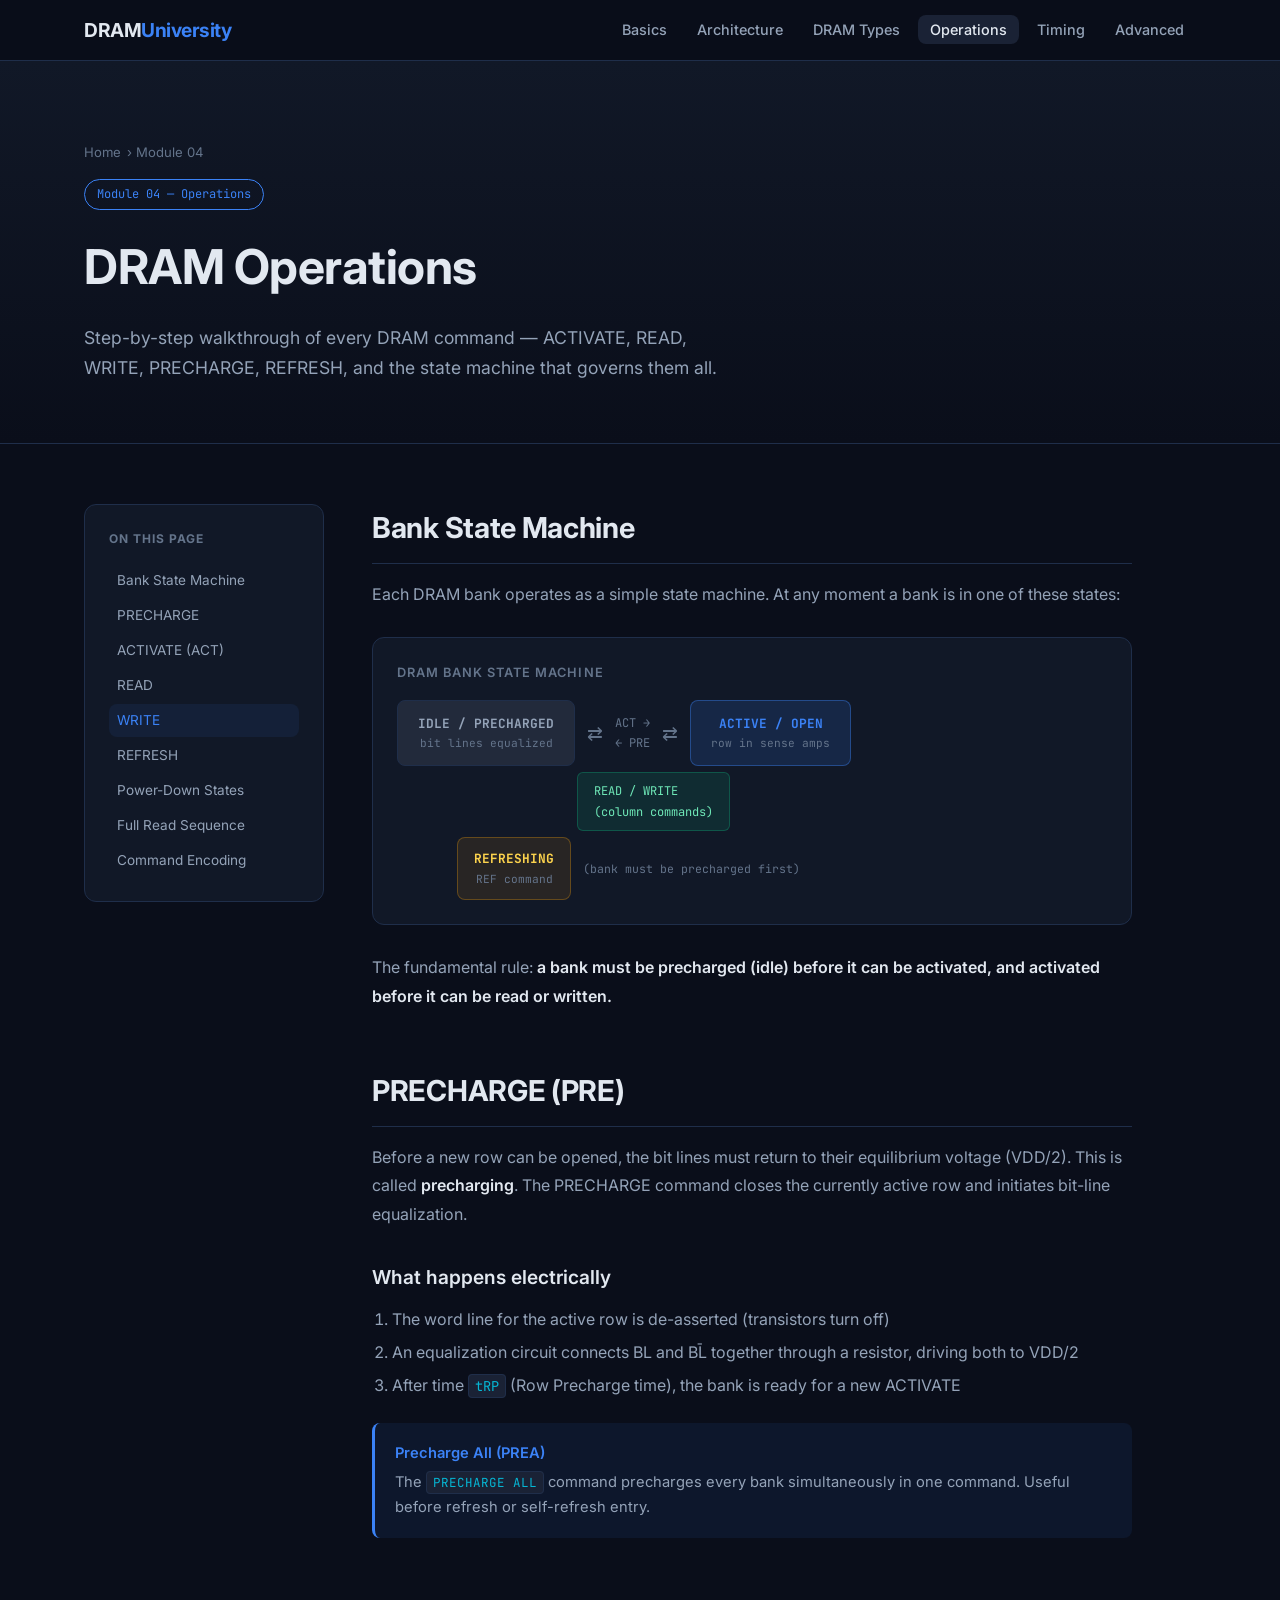
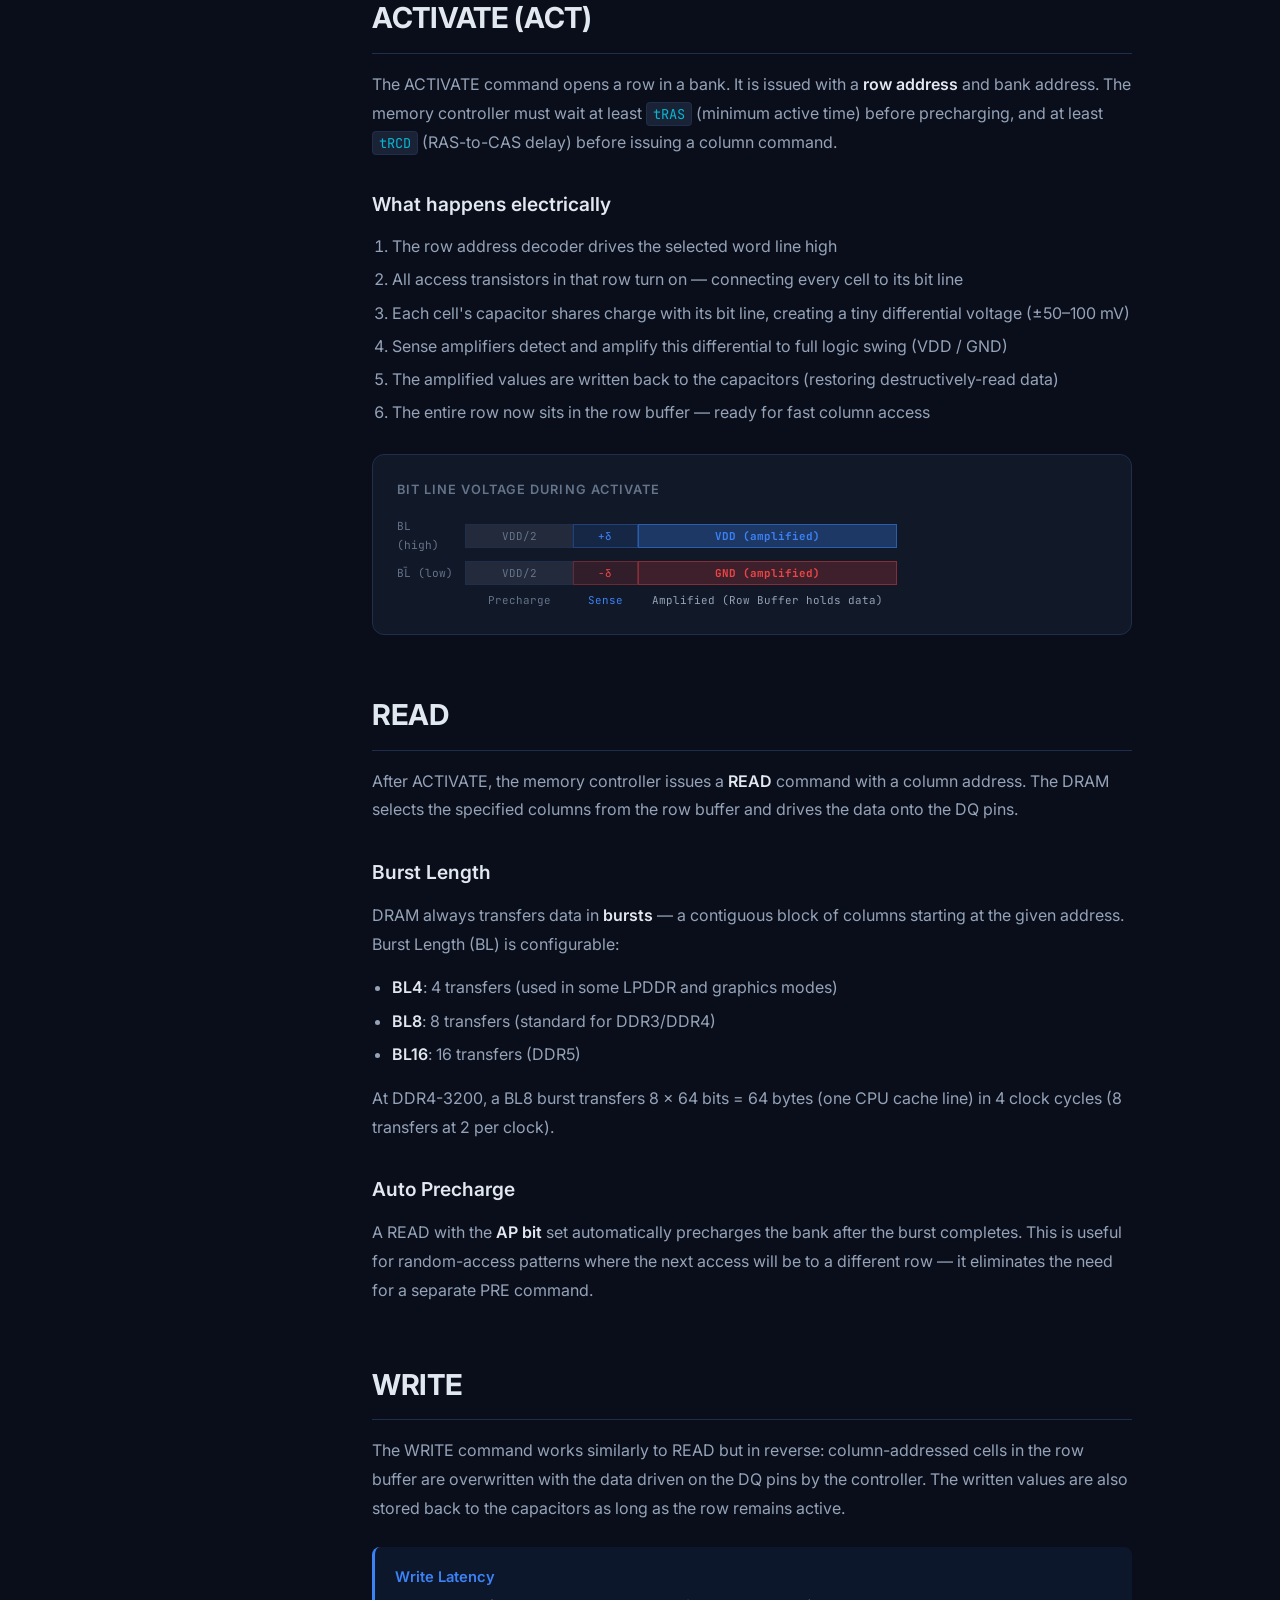
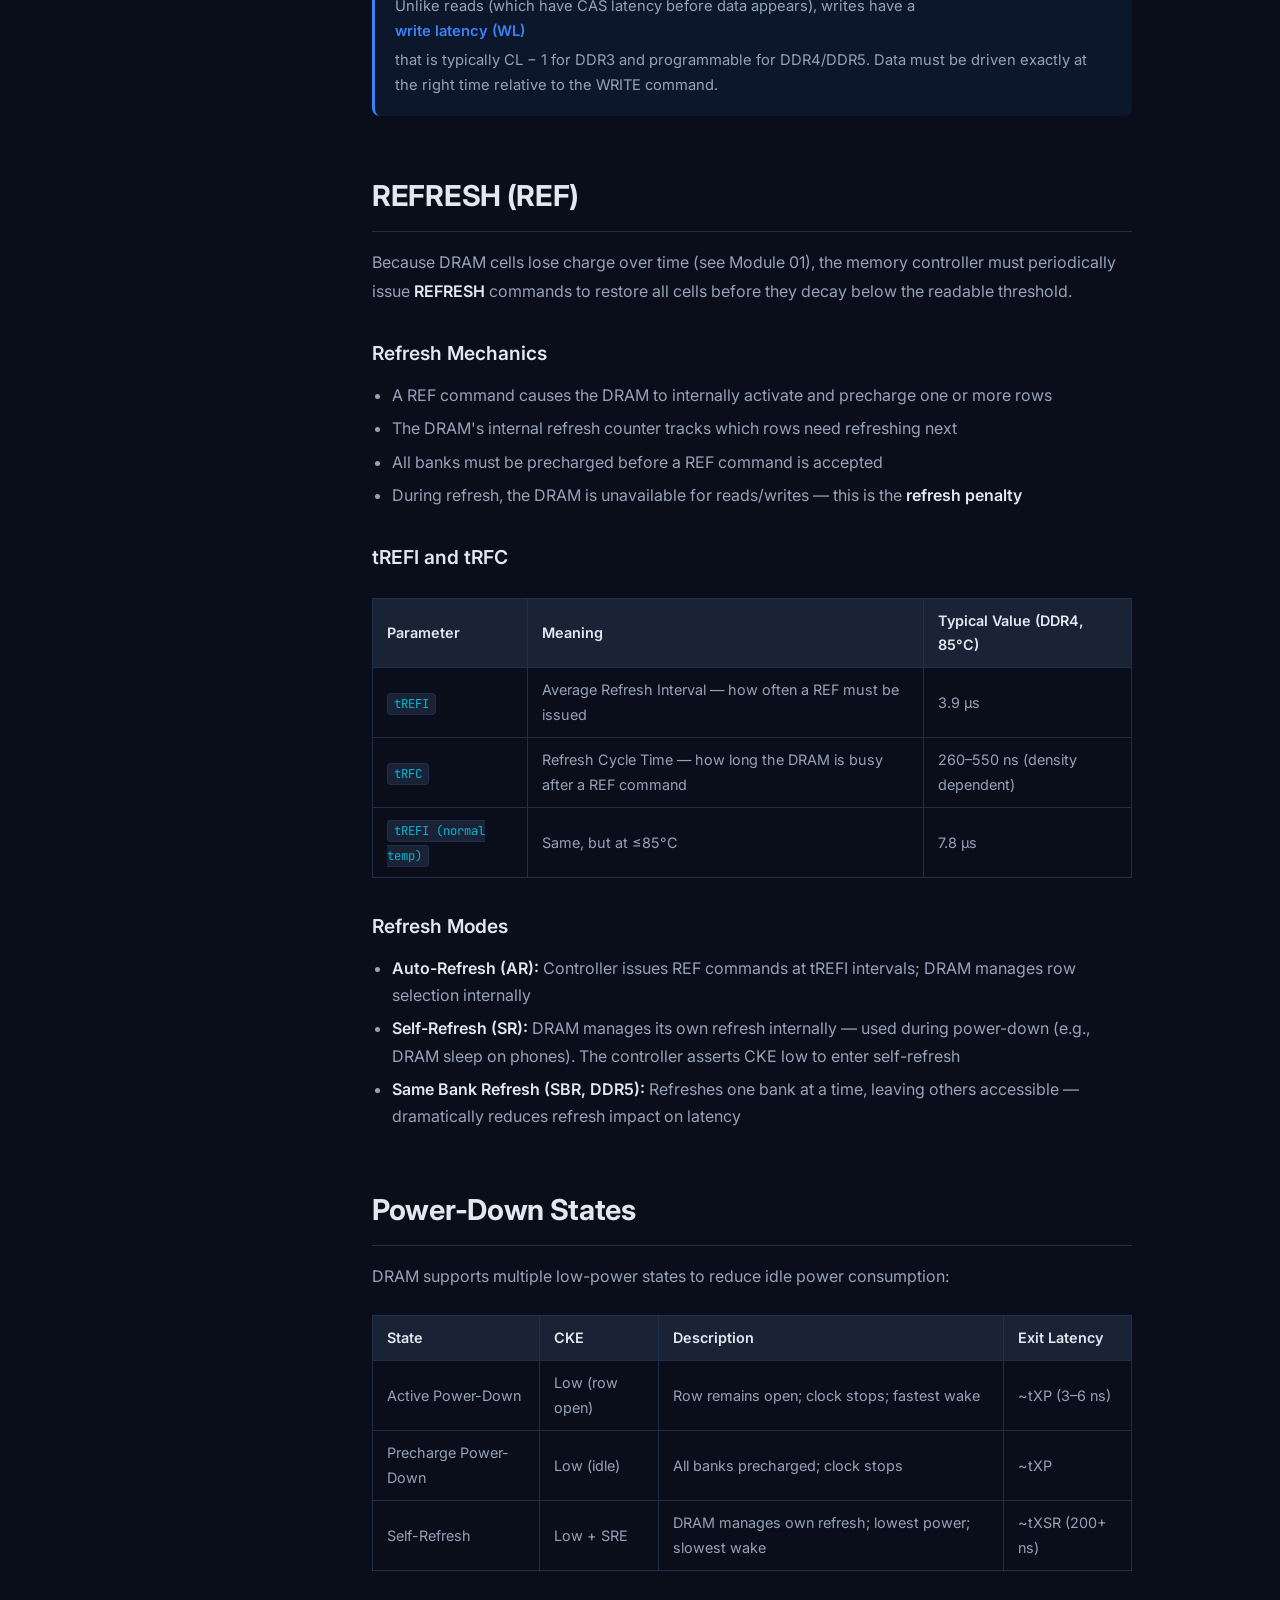
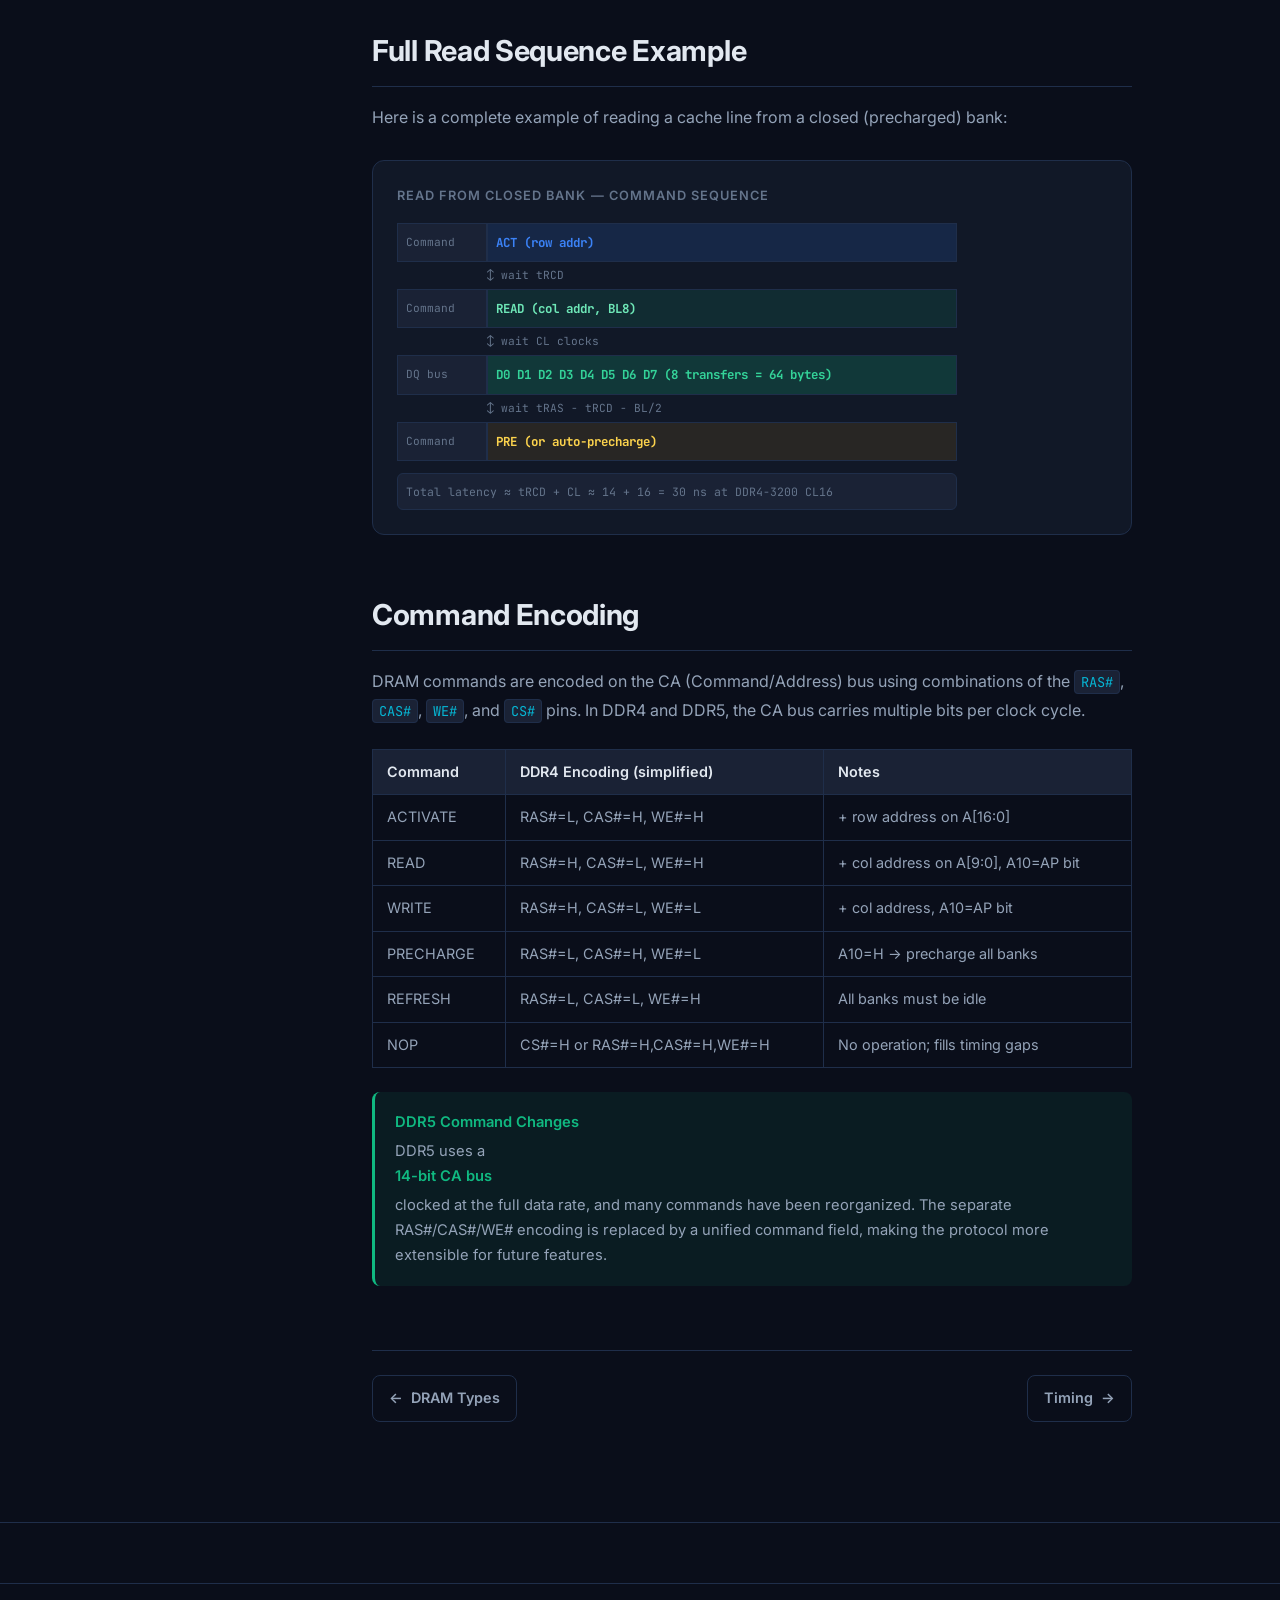
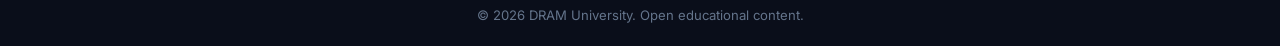
<file: pages/operations.html>
<!DOCTYPE html>
<html lang="en">
<head>
  <meta charset="UTF-8" />
  <meta name="viewport" content="width=device-width, initial-scale=1.0" />
  <title>Operations — DRAM University</title>
  <link rel="stylesheet" href="../css/style.css" />
  <link href="https://fonts.googleapis.com/css2?family=Inter:wght@300;400;500;600;700&family=JetBrains+Mono:wght@400;600&display=swap" rel="stylesheet" />
</head>
<body>
  <nav class="navbar">
    <div class="nav-inner">
      <a href="../index.html" class="nav-logo">DRAM<span>University</span></a>
      <button class="nav-toggle" aria-label="Toggle menu">&#9776;</button>
      <ul class="nav-links">
        <li><a href="basics.html">Basics</a></li>
        <li><a href="architecture.html">Architecture</a></li>
        <li><a href="types.html">DRAM Types</a></li>
        <li><a href="operations.html" class="active">Operations</a></li>
        <li><a href="timing.html">Timing</a></li>
        <li><a href="advanced.html">Advanced</a></li>
      </ul>
    </div>
  </nav>

  <div class="page-header">
    <div class="container">
      <div class="breadcrumb"><a href="../index.html">Home</a> › Module 04</div>
      <div class="module-badge">Module 04 — Operations</div>
      <h1>DRAM Operations</h1>
      <p>Step-by-step walkthrough of every DRAM command — ACTIVATE, READ, WRITE, PRECHARGE, REFRESH, and the state machine that governs them all.</p>
    </div>
  </div>

  <div class="content-layout">
    <aside class="toc">
      <h4>On This Page</h4>
      <ul class="toc-list">
        <li><a href="#state-machine">Bank State Machine</a></li>
        <li><a href="#precharge">PRECHARGE</a></li>
        <li><a href="#activate">ACTIVATE (ACT)</a></li>
        <li><a href="#read">READ</a></li>
        <li><a href="#write">WRITE</a></li>
        <li><a href="#refresh">REFRESH</a></li>
        <li><a href="#power-down">Power-Down States</a></li>
        <li><a href="#full-sequence">Full Read Sequence</a></li>
        <li><a href="#command-encoding">Command Encoding</a></li>
      </ul>
    </aside>

    <article class="prose">

      <h2 id="state-machine">Bank State Machine</h2>
      <p>Each DRAM bank operates as a simple state machine. At any moment a bank is in one of these states:</p>

      <div class="diagram">
        <div class="diagram-title">DRAM Bank State Machine</div>
        <div style="font-family:var(--mono); font-size:0.8rem; display:flex; flex-direction:column; gap:6px; align-items:flex-start; max-width:520px;">
          <div style="display:flex; align-items:center; gap:12px; width:100%;">
            <div style="background:rgba(100,116,139,0.2); border:1px solid var(--border); border-radius:8px; padding:12px 20px; color:var(--text-dim); min-width:160px; text-align:center;">
              <div style="font-weight:700;">IDLE / PRECHARGED</div>
              <div style="font-size:0.7rem; color:var(--text-muted);">bit lines equalized</div>
            </div>
            <div style="color:var(--text-muted); font-size:1.2rem;">⇄</div>
            <div style="color:var(--text-muted); font-size:0.75rem;">ACT →<br/>← PRE</div>
            <div style="color:var(--text-muted); font-size:1.2rem;">⇄</div>
            <div style="background:rgba(59,130,246,0.15); border:1px solid rgba(59,130,246,0.4); border-radius:8px; padding:12px 20px; color:var(--accent); min-width:160px; text-align:center;">
              <div style="font-weight:700;">ACTIVE / OPEN</div>
              <div style="font-size:0.7rem; color:var(--text-muted);">row in sense amps</div>
            </div>
          </div>
          <div style="display:flex; gap:8px; padding-left:180px;">
            <div style="background:rgba(16,185,129,0.12); border:1px solid rgba(16,185,129,0.3); border-radius:6px; padding:8px 16px; color:#6ee7b7; font-size:0.75rem;">READ / WRITE<br/>(column commands)</div>
          </div>
          <div style="display:flex; align-items:center; gap:12px; width:100%; padding-left:60px;">
            <div style="background:rgba(245,158,11,0.1); border:1px solid rgba(245,158,11,0.3); border-radius:8px; padding:10px 16px; color:#fcd34d; font-size:0.8rem; text-align:center;">
              <div style="font-weight:700;">REFRESHING</div>
              <div style="font-size:0.7rem; color:var(--text-muted);">REF command</div>
            </div>
            <div style="color:var(--text-muted); font-size:0.72rem;">(bank must be precharged first)</div>
          </div>
        </div>
      </div>

      <p>The fundamental rule: <strong>a bank must be precharged (idle) before it can be activated, and activated before it can be read or written.</strong></p>

      <h2 id="precharge">PRECHARGE (PRE)</h2>
      <p>Before a new row can be opened, the bit lines must return to their equilibrium voltage (VDD/2). This is called <strong>precharging</strong>. The PRECHARGE command closes the currently active row and initiates bit-line equalization.</p>

      <h3>What happens electrically</h3>
      <ol>
        <li>The word line for the active row is de-asserted (transistors turn off)</li>
        <li>An equalization circuit connects BL and BL̄ together through a resistor, driving both to VDD/2</li>
        <li>After time <code>tRP</code> (Row Precharge time), the bank is ready for a new ACTIVATE</li>
      </ol>

      <div class="info-box note">
        <strong>Precharge All (PREA)</strong>
        The <code>PRECHARGE ALL</code> command precharges every bank simultaneously in one command. Useful before refresh or self-refresh entry.
      </div>

      <h2 id="activate">ACTIVATE (ACT)</h2>
      <p>The ACTIVATE command opens a row in a bank. It is issued with a <strong>row address</strong> and bank address. The memory controller must wait at least <code>tRAS</code> (minimum active time) before precharging, and at least <code>tRCD</code> (RAS-to-CAS delay) before issuing a column command.</p>

      <h3>What happens electrically</h3>
      <ol>
        <li>The row address decoder drives the selected word line high</li>
        <li>All access transistors in that row turn on — connecting every cell to its bit line</li>
        <li>Each cell's capacitor shares charge with its bit line, creating a tiny differential voltage (±50–100 mV)</li>
        <li>Sense amplifiers detect and amplify this differential to full logic swing (VDD / GND)</li>
        <li>The amplified values are written back to the capacitors (restoring destructively-read data)</li>
        <li>The entire row now sits in the row buffer — ready for fast column access</li>
      </ol>

      <div class="diagram">
        <div class="diagram-title">Bit Line Voltage During ACTIVATE</div>
        <div style="font-family:var(--mono); font-size:0.78rem; max-width:500px;">
          <div style="display:flex; align-items:center; gap:8px; margin-bottom:6px;">
            <span style="width:60px; color:var(--text-muted); font-size:0.7rem;">BL (high)</span>
            <div style="flex:1; height:24px; display:flex;">
              <div style="width:25%; background:rgba(100,116,139,0.2); border:1px solid var(--border); display:flex; align-items:center; justify-content:center; color:var(--text-muted); font-size:0.68rem;">VDD/2</div>
              <div style="width:15%; background:rgba(59,130,246,0.15); border:1px solid rgba(59,130,246,0.3); display:flex; align-items:center; justify-content:center; color:var(--accent); font-size:0.68rem;">+δ</div>
              <div style="width:60%; background:rgba(59,130,246,0.3); border:1px solid rgba(59,130,246,0.5); display:flex; align-items:center; justify-content:center; color:var(--accent); font-size:0.68rem; font-weight:700;">VDD (amplified)</div>
            </div>
          </div>
          <div style="display:flex; align-items:center; gap:8px; margin-bottom:6px;">
            <span style="width:60px; color:var(--text-muted); font-size:0.7rem;">BL̄ (low)</span>
            <div style="flex:1; height:24px; display:flex;">
              <div style="width:25%; background:rgba(100,116,139,0.2); border:1px solid var(--border); display:flex; align-items:center; justify-content:center; color:var(--text-muted); font-size:0.68rem;">VDD/2</div>
              <div style="width:15%; background:rgba(239,68,68,0.15); border:1px solid rgba(239,68,68,0.3); display:flex; align-items:center; justify-content:center; color:var(--red); font-size:0.68rem;">−δ</div>
              <div style="width:60%; background:rgba(239,68,68,0.2); border:1px solid rgba(239,68,68,0.4); display:flex; align-items:center; justify-content:center; color:var(--red); font-size:0.68rem; font-weight:700;">GND (amplified)</div>
            </div>
          </div>
          <div style="display:flex; gap:0; margin-top:4px; padding-left:68px;">
            <div style="width:25%; text-align:center; font-size:0.68rem; color:var(--text-muted);">Precharge</div>
            <div style="width:15%; text-align:center; font-size:0.68rem; color:var(--accent);">Sense</div>
            <div style="width:60%; text-align:center; font-size:0.68rem; color:var(--text-dim);">Amplified (Row Buffer holds data)</div>
          </div>
        </div>
      </div>

      <h2 id="read">READ</h2>
      <p>After ACTIVATE, the memory controller issues a <strong>READ</strong> command with a column address. The DRAM selects the specified columns from the row buffer and drives the data onto the DQ pins.</p>

      <h3>Burst Length</h3>
      <p>DRAM always transfers data in <strong>bursts</strong> — a contiguous block of columns starting at the given address. Burst Length (BL) is configurable:</p>
      <ul>
        <li><strong>BL4</strong>: 4 transfers (used in some LPDDR and graphics modes)</li>
        <li><strong>BL8</strong>: 8 transfers (standard for DDR3/DDR4)</li>
        <li><strong>BL16</strong>: 16 transfers (DDR5)</li>
      </ul>
      <p>At DDR4-3200, a BL8 burst transfers 8 × 64 bits = 64 bytes (one CPU cache line) in 4 clock cycles (8 transfers at 2 per clock).</p>

      <h3>Auto Precharge</h3>
      <p>A READ with the <strong>AP bit</strong> set automatically precharges the bank after the burst completes. This is useful for random-access patterns where the next access will be to a different row — it eliminates the need for a separate PRE command.</p>

      <h2 id="write">WRITE</h2>
      <p>The WRITE command works similarly to READ but in reverse: column-addressed cells in the row buffer are overwritten with the data driven on the DQ pins by the controller. The written values are also stored back to the capacitors as long as the row remains active.</p>

      <div class="info-box note">
        <strong>Write Latency</strong>
        Unlike reads (which have CAS latency before data appears), writes have a <strong>write latency (WL)</strong> that is typically CL − 1 for DDR3 and programmable for DDR4/DDR5. Data must be driven exactly at the right time relative to the WRITE command.
      </div>

      <h2 id="refresh">REFRESH (REF)</h2>
      <p>Because DRAM cells lose charge over time (see Module 01), the memory controller must periodically issue <strong>REFRESH</strong> commands to restore all cells before they decay below the readable threshold.</p>

      <h3>Refresh Mechanics</h3>
      <ul>
        <li>A REF command causes the DRAM to internally activate and precharge one or more rows</li>
        <li>The DRAM's internal refresh counter tracks which rows need refreshing next</li>
        <li>All banks must be precharged before a REF command is accepted</li>
        <li>During refresh, the DRAM is unavailable for reads/writes — this is the <strong>refresh penalty</strong></li>
      </ul>

      <h3>tREFI and tRFC</h3>
      <table>
        <thead><tr><th>Parameter</th><th>Meaning</th><th>Typical Value (DDR4, 85°C)</th></tr></thead>
        <tbody>
          <tr><td><code>tREFI</code></td><td>Average Refresh Interval — how often a REF must be issued</td><td>3.9 µs</td></tr>
          <tr><td><code>tRFC</code></td><td>Refresh Cycle Time — how long the DRAM is busy after a REF command</td><td>260–550 ns (density dependent)</td></tr>
          <tr><td><code>tREFI (normal temp)</code></td><td>Same, but at ≤85°C</td><td>7.8 µs</td></tr>
        </tbody>
      </table>

      <h3>Refresh Modes</h3>
      <ul>
        <li><strong>Auto-Refresh (AR):</strong> Controller issues REF commands at tREFI intervals; DRAM manages row selection internally</li>
        <li><strong>Self-Refresh (SR):</strong> DRAM manages its own refresh internally — used during power-down (e.g., DRAM sleep on phones). The controller asserts CKE low to enter self-refresh</li>
        <li><strong>Same Bank Refresh (SBR, DDR5):</strong> Refreshes one bank at a time, leaving others accessible — dramatically reduces refresh impact on latency</li>
      </ul>

      <h2 id="power-down">Power-Down States</h2>
      <p>DRAM supports multiple low-power states to reduce idle power consumption:</p>

      <table>
        <thead><tr><th>State</th><th>CKE</th><th>Description</th><th>Exit Latency</th></tr></thead>
        <tbody>
          <tr><td>Active Power-Down</td><td>Low (row open)</td><td>Row remains open; clock stops; fastest wake</td><td>~tXP (3–6 ns)</td></tr>
          <tr><td>Precharge Power-Down</td><td>Low (idle)</td><td>All banks precharged; clock stops</td><td>~tXP</td></tr>
          <tr><td>Self-Refresh</td><td>Low + SRE</td><td>DRAM manages own refresh; lowest power; slowest wake</td><td>~tXSR (200+ ns)</td></tr>
        </tbody>
      </table>

      <h2 id="full-sequence">Full Read Sequence Example</h2>
      <p>Here is a complete example of reading a cache line from a closed (precharged) bank:</p>

      <div class="diagram">
        <div class="diagram-title">Read from Closed Bank — Command Sequence</div>
        <div style="font-family:var(--mono); font-size:0.78rem; display:flex; flex-direction:column; gap:4px; max-width:560px;">
          <div style="display:flex; align-items:stretch; gap:0;">
            <div style="width:90px; padding:8px; border:1px solid var(--border); background:var(--bg-card2); color:var(--text-muted); font-size:0.7rem; display:flex; align-items:center;">Command</div>
            <div style="flex:1; padding:8px; border:1px solid var(--border); background:rgba(59,130,246,0.15); color:var(--accent); font-weight:700;">ACT (row addr)</div>
          </div>
          <div style="padding-left:90px; color:var(--text-muted); font-size:0.7rem;">↕ wait tRCD</div>
          <div style="display:flex; align-items:stretch; gap:0;">
            <div style="width:90px; padding:8px; border:1px solid var(--border); background:var(--bg-card2); color:var(--text-muted); font-size:0.7rem; display:flex; align-items:center;">Command</div>
            <div style="flex:1; padding:8px; border:1px solid var(--border); background:rgba(16,185,129,0.12); color:#6ee7b7; font-weight:700;">READ (col addr, BL8)</div>
          </div>
          <div style="padding-left:90px; color:var(--text-muted); font-size:0.7rem;">↕ wait CL clocks</div>
          <div style="display:flex; align-items:stretch; gap:0;">
            <div style="width:90px; padding:8px; border:1px solid var(--border); background:var(--bg-card2); color:var(--text-muted); font-size:0.7rem; display:flex; align-items:center;">DQ bus</div>
            <div style="flex:1; padding:8px; border:1px solid var(--border); background:rgba(16,185,129,0.2); color:#34d399; font-weight:700;">D0 D1 D2 D3 D4 D5 D6 D7 (8 transfers = 64 bytes)</div>
          </div>
          <div style="padding-left:90px; color:var(--text-muted); font-size:0.7rem;">↕ wait tRAS − tRCD − BL/2</div>
          <div style="display:flex; align-items:stretch; gap:0;">
            <div style="width:90px; padding:8px; border:1px solid var(--border); background:var(--bg-card2); color:var(--text-muted); font-size:0.7rem; display:flex; align-items:center;">Command</div>
            <div style="flex:1; padding:8px; border:1px solid var(--border); background:rgba(245,158,11,0.1); color:#fcd34d; font-weight:700;">PRE (or auto-precharge)</div>
          </div>
          <div style="margin-top:8px; padding:8px; border:1px solid var(--border); border-radius:6px; background:var(--bg-card2); color:var(--text-muted); font-size:0.72rem;">
            Total latency ≈ tRCD + CL ≈ 14 + 16 = 30 ns at DDR4-3200 CL16
          </div>
        </div>
      </div>

      <h2 id="command-encoding">Command Encoding</h2>
      <p>DRAM commands are encoded on the CA (Command/Address) bus using combinations of the <code>RAS#</code>, <code>CAS#</code>, <code>WE#</code>, and <code>CS#</code> pins. In DDR4 and DDR5, the CA bus carries multiple bits per clock cycle.</p>

      <table>
        <thead><tr><th>Command</th><th>DDR4 Encoding (simplified)</th><th>Notes</th></tr></thead>
        <tbody>
          <tr><td>ACTIVATE</td><td>RAS#=L, CAS#=H, WE#=H</td><td>+ row address on A[16:0]</td></tr>
          <tr><td>READ</td><td>RAS#=H, CAS#=L, WE#=H</td><td>+ col address on A[9:0], A10=AP bit</td></tr>
          <tr><td>WRITE</td><td>RAS#=H, CAS#=L, WE#=L</td><td>+ col address, A10=AP bit</td></tr>
          <tr><td>PRECHARGE</td><td>RAS#=L, CAS#=H, WE#=L</td><td>A10=H → precharge all banks</td></tr>
          <tr><td>REFRESH</td><td>RAS#=L, CAS#=L, WE#=H</td><td>All banks must be idle</td></tr>
          <tr><td>NOP</td><td>CS#=H or RAS#=H,CAS#=H,WE#=H</td><td>No operation; fills timing gaps</td></tr>
        </tbody>
      </table>

      <div class="info-box tip">
        <strong>DDR5 Command Changes</strong>
        DDR5 uses a <strong>14-bit CA bus</strong> clocked at the full data rate, and many commands have been reorganized. The separate RAS#/CAS#/WE# encoding is replaced by a unified command field, making the protocol more extensible for future features.
      </div>

      <div class="page-nav">
        <a href="types.html" class="prev">DRAM Types</a>
        <a href="timing.html" class="next">Timing</a>
      </div>
    </article>
  </div>

  <footer class="site-footer">
    <div class="footer-bottom"><span>&copy; 2026 DRAM University. Open educational content.</span></div>
  </footer>
  <script src="../js/main.js"></script>
</body>
</html>
</file>
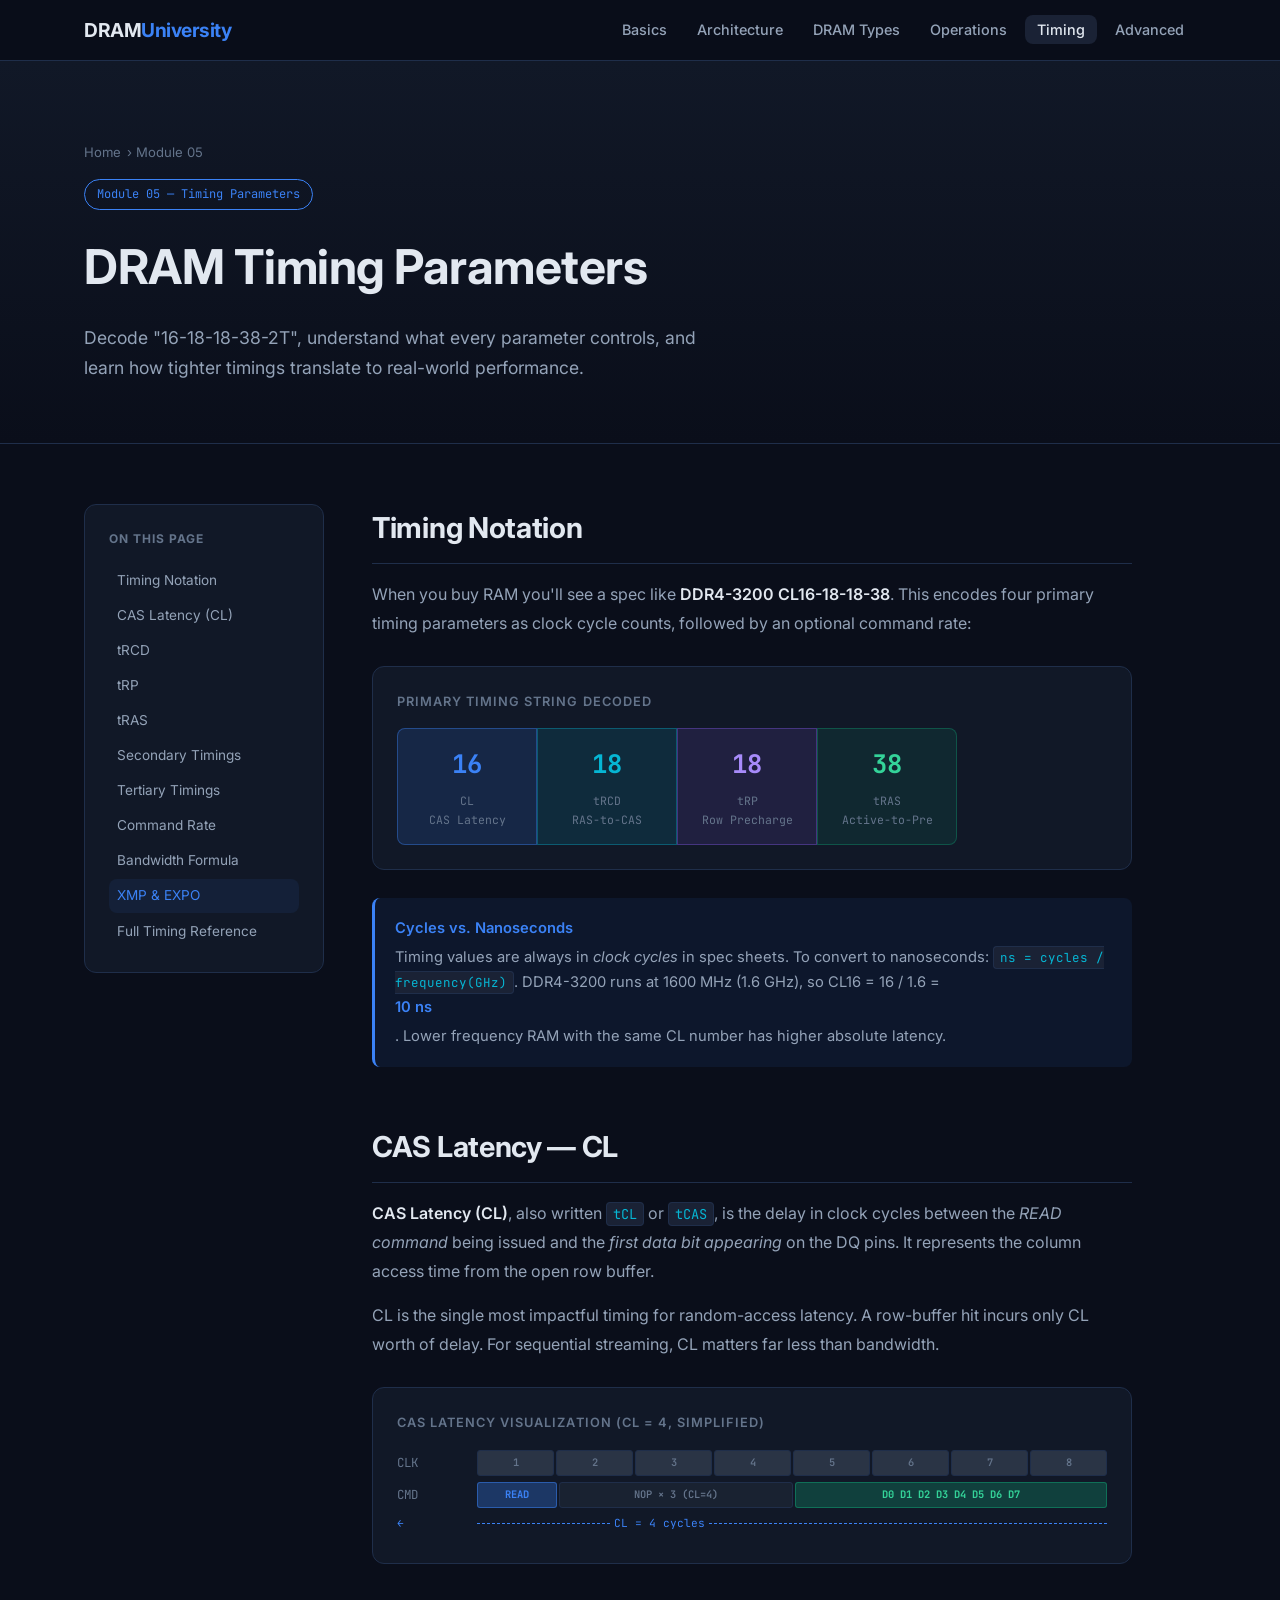
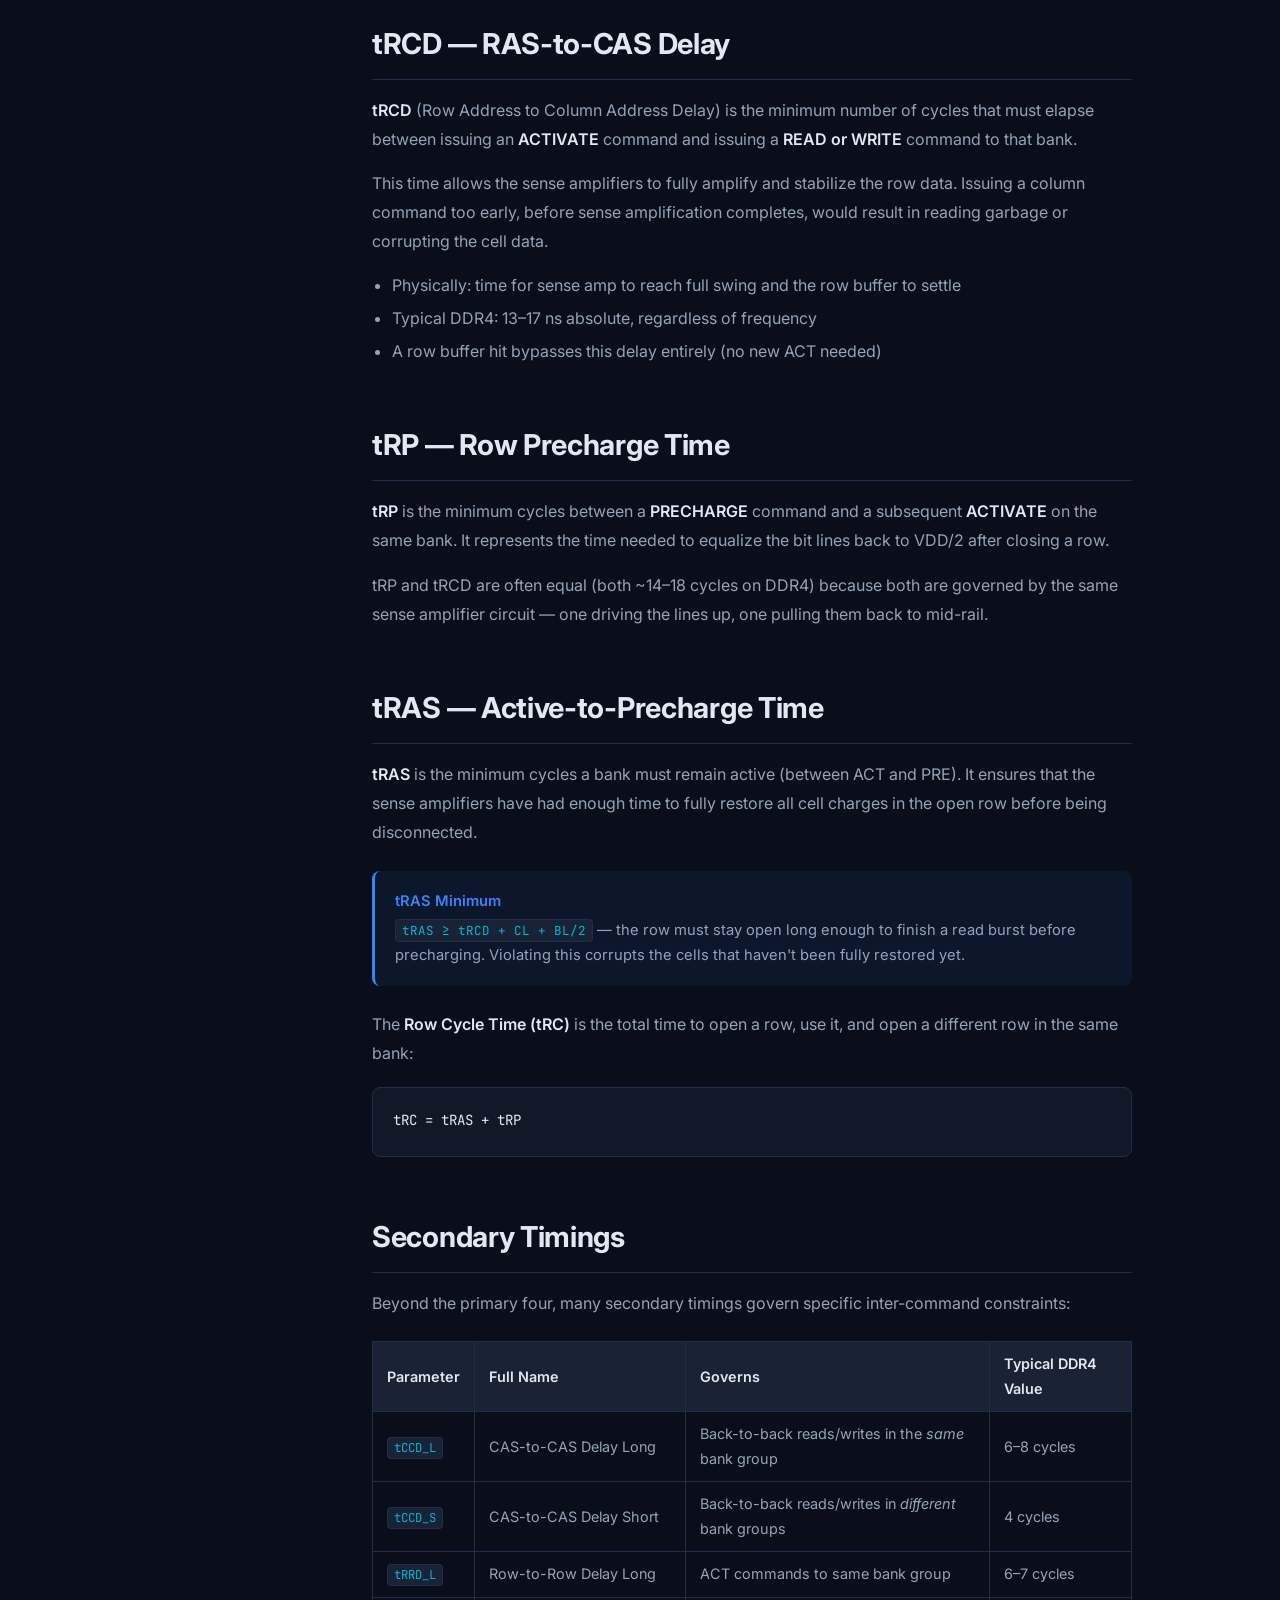
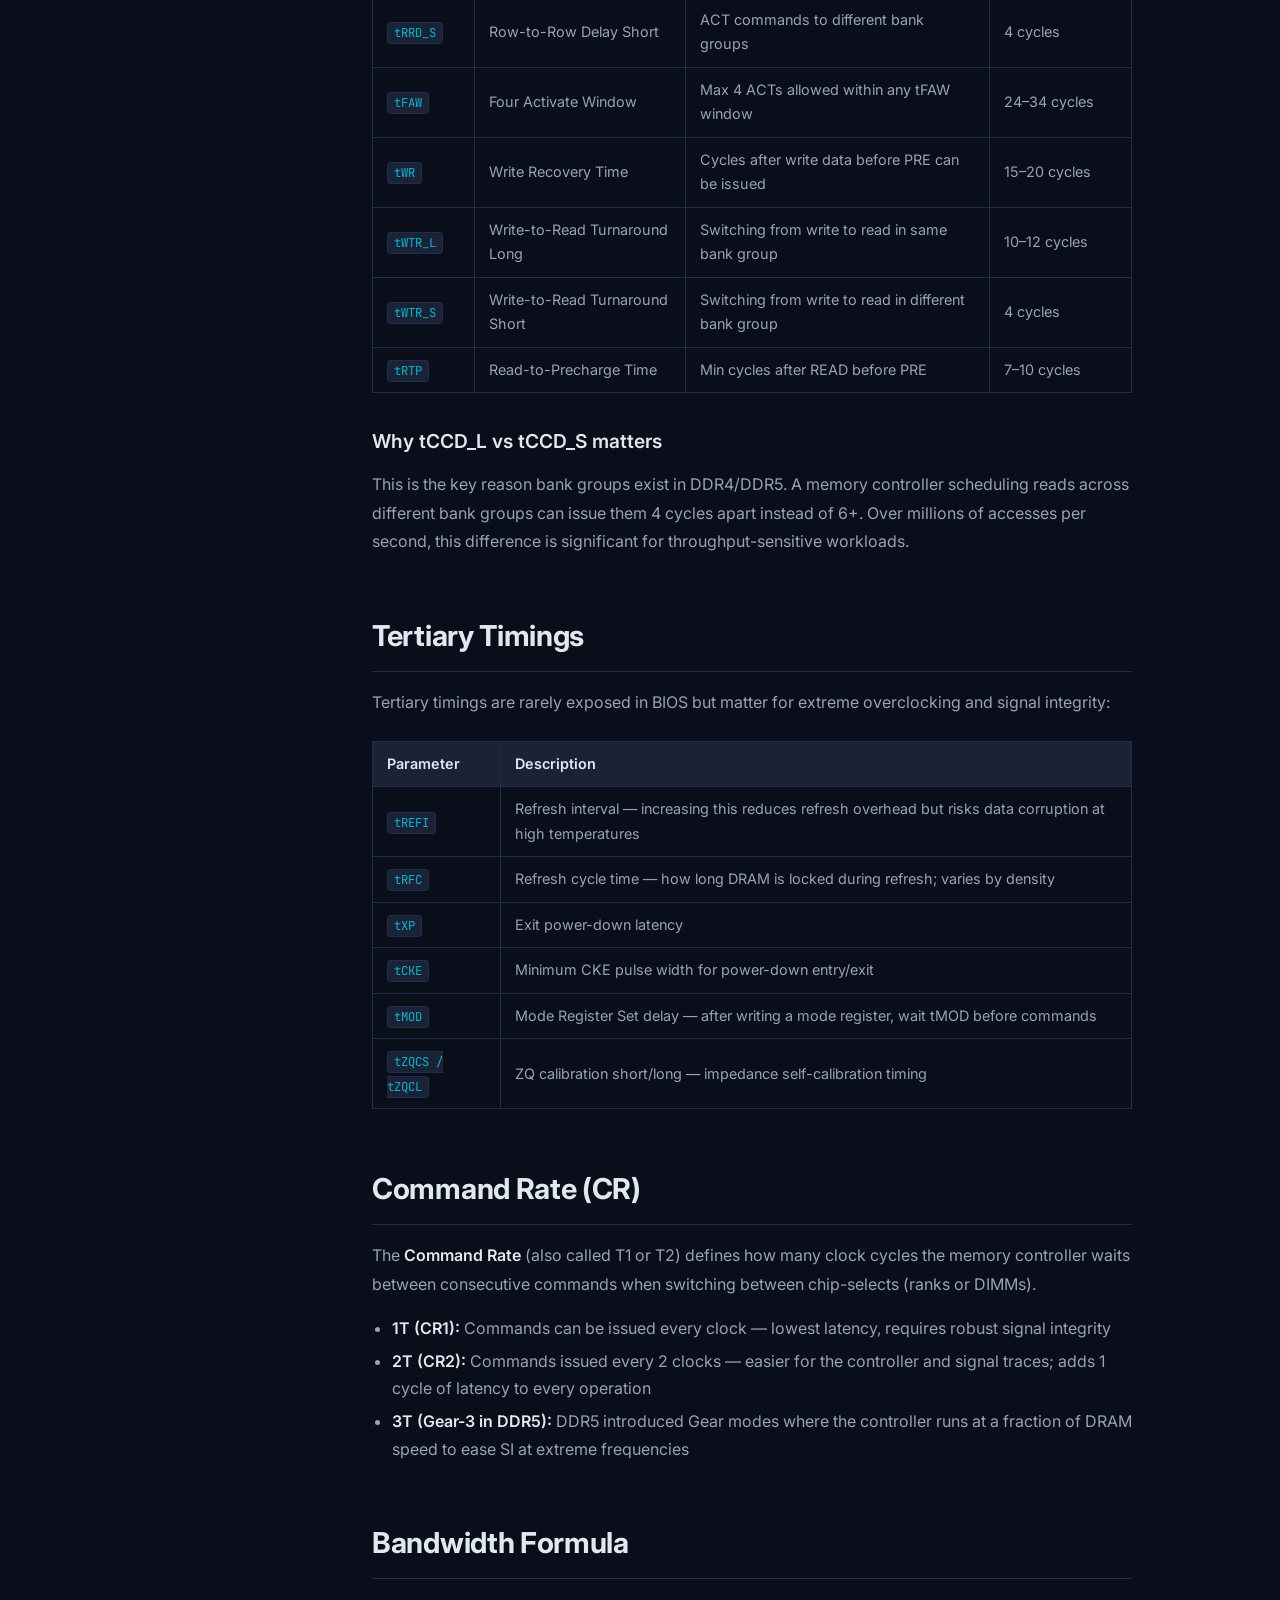
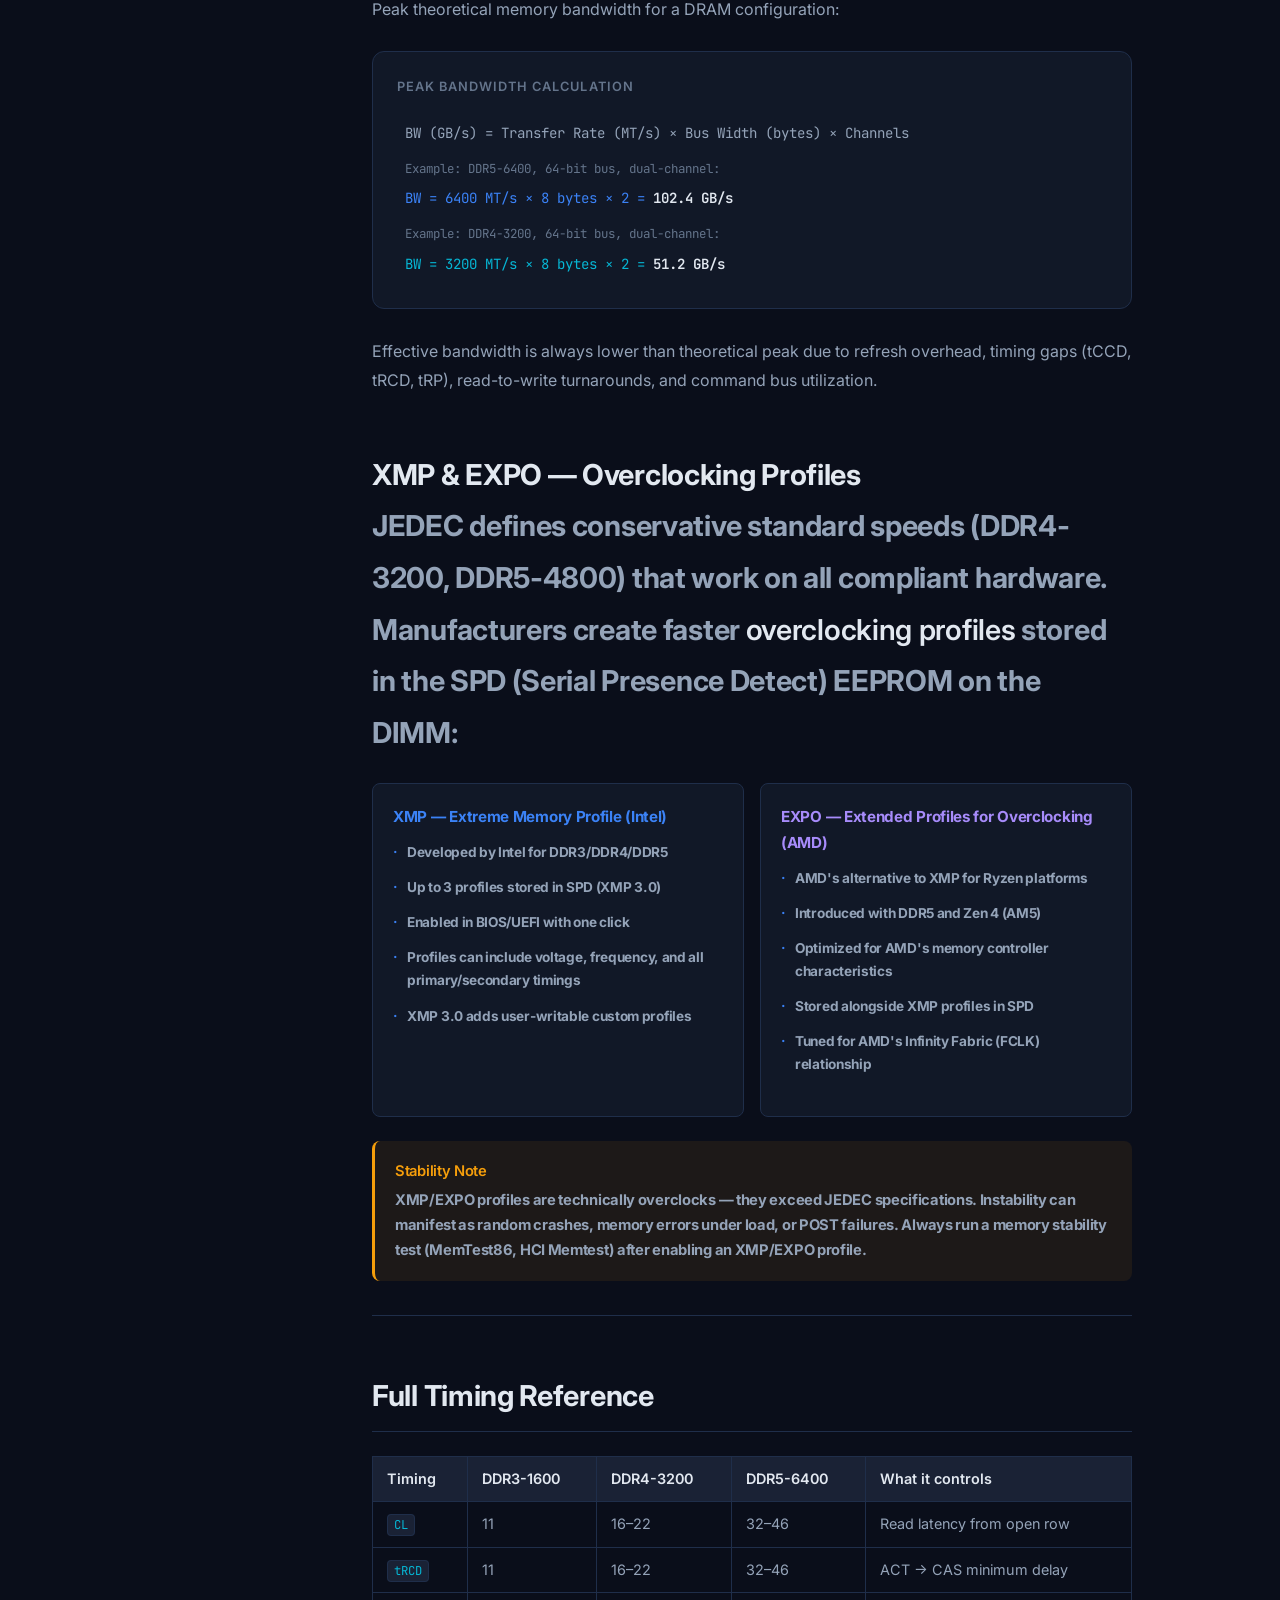
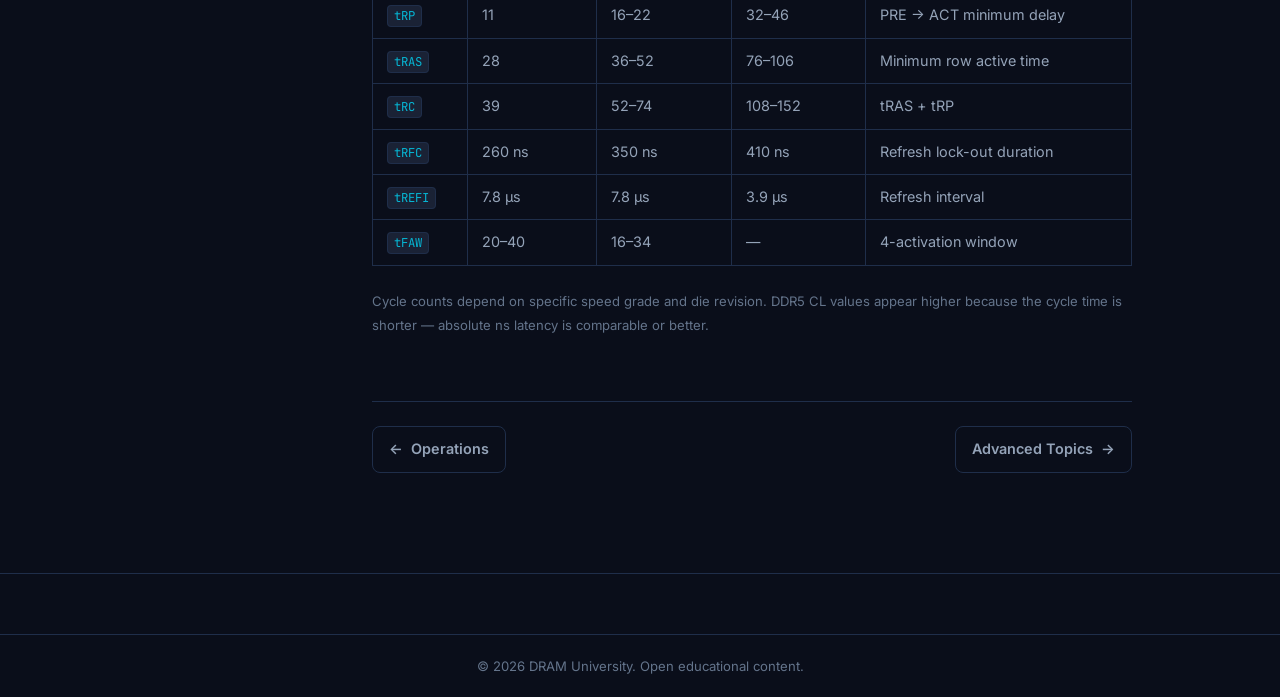
<file: pages/timing.html>
<!DOCTYPE html>
<html lang="en">
<head>
  <meta charset="UTF-8" />
  <meta name="viewport" content="width=device-width, initial-scale=1.0" />
  <title>Timing Parameters — DRAM University</title>
  <link rel="stylesheet" href="../css/style.css" />
  <link href="https://fonts.googleapis.com/css2?family=Inter:wght@300;400;500;600;700&family=JetBrains+Mono:wght@400;600&display=swap" rel="stylesheet" />
</head>
<body>
  <nav class="navbar">
    <div class="nav-inner">
      <a href="../index.html" class="nav-logo">DRAM<span>University</span></a>
      <button class="nav-toggle" aria-label="Toggle menu">&#9776;</button>
      <ul class="nav-links">
        <li><a href="basics.html">Basics</a></li>
        <li><a href="architecture.html">Architecture</a></li>
        <li><a href="types.html">DRAM Types</a></li>
        <li><a href="operations.html">Operations</a></li>
        <li><a href="timing.html" class="active">Timing</a></li>
        <li><a href="advanced.html">Advanced</a></li>
      </ul>
    </div>
  </nav>

  <div class="page-header">
    <div class="container">
      <div class="breadcrumb"><a href="../index.html">Home</a> › Module 05</div>
      <div class="module-badge">Module 05 — Timing Parameters</div>
      <h1>DRAM Timing Parameters</h1>
      <p>Decode "16-18-18-38-2T", understand what every parameter controls, and learn how tighter timings translate to real-world performance.</p>
    </div>
  </div>

  <div class="content-layout">
    <aside class="toc">
      <h4>On This Page</h4>
      <ul class="toc-list">
        <li><a href="#notation">Timing Notation</a></li>
        <li><a href="#cl">CAS Latency (CL)</a></li>
        <li><a href="#trcd">tRCD</a></li>
        <li><a href="#trp">tRP</a></li>
        <li><a href="#tras">tRAS</a></li>
        <li><a href="#secondary">Secondary Timings</a></li>
        <li><a href="#tertiary">Tertiary Timings</a></li>
        <li><a href="#command-rate">Command Rate</a></li>
        <li><a href="#bandwidth">Bandwidth Formula</a></li>
        <li><a href="#xmp">XMP &amp; EXPO</a></li>
        <li><a href="#table">Full Timing Reference</a></li>
      </ul>
    </aside>

    <article class="prose">

      <h2 id="notation">Timing Notation</h2>
      <p>When you buy RAM you'll see a spec like <strong>DDR4-3200 CL16-18-18-38</strong>. This encodes four primary timing parameters as clock cycle counts, followed by an optional command rate:</p>

      <div class="diagram">
        <div class="diagram-title">Primary Timing String Decoded</div>
        <div style="font-family:var(--mono); font-size:0.82rem; display:flex; gap:0; max-width:560px;">
          <div style="flex:1; padding:14px; background:rgba(59,130,246,0.15); border:1px solid rgba(59,130,246,0.4); border-radius:8px 0 0 8px; text-align:center;">
            <div style="font-size:1.6rem; font-weight:700; color:var(--accent);">16</div>
            <div style="color:var(--text-muted); font-size:0.72rem; margin-top:4px;">CL<br/>CAS Latency</div>
          </div>
          <div style="flex:1; padding:14px; background:rgba(6,182,212,0.12); border:1px solid rgba(6,182,212,0.35); text-align:center;">
            <div style="font-size:1.6rem; font-weight:700; color:var(--accent2);">18</div>
            <div style="color:var(--text-muted); font-size:0.72rem; margin-top:4px;">tRCD<br/>RAS-to-CAS</div>
          </div>
          <div style="flex:1; padding:14px; background:rgba(139,92,246,0.12); border:1px solid rgba(139,92,246,0.35); text-align:center;">
            <div style="font-size:1.6rem; font-weight:700; color:#a78bfa;">18</div>
            <div style="color:var(--text-muted); font-size:0.72rem; margin-top:4px;">tRP<br/>Row Precharge</div>
          </div>
          <div style="flex:1; padding:14px; background:rgba(16,185,129,0.1); border:1px solid rgba(16,185,129,0.3); border-radius:0 8px 8px 0; text-align:center;">
            <div style="font-size:1.6rem; font-weight:700; color:#34d399;">38</div>
            <div style="color:var(--text-muted); font-size:0.72rem; margin-top:4px;">tRAS<br/>Active-to-Pre</div>
          </div>
        </div>
      </div>

      <div class="info-box note">
        <strong>Cycles vs. Nanoseconds</strong>
        Timing values are always in <em>clock cycles</em> in spec sheets. To convert to nanoseconds: <code>ns = cycles / frequency(GHz)</code>. DDR4-3200 runs at 1600 MHz (1.6 GHz), so CL16 = 16 / 1.6 = <strong>10 ns</strong>. Lower frequency RAM with the same CL number has higher absolute latency.
      </div>

      <h2 id="cl">CAS Latency — CL</h2>
      <p><strong>CAS Latency (CL)</strong>, also written <code>tCL</code> or <code>tCAS</code>, is the delay in clock cycles between the <em>READ command</em> being issued and the <em>first data bit appearing</em> on the DQ pins. It represents the column access time from the open row buffer.</p>

      <p>CL is the single most impactful timing for random-access latency. A row-buffer hit incurs only CL worth of delay. For sequential streaming, CL matters far less than bandwidth.</p>

      <div class="diagram">
        <div class="diagram-title">CAS Latency Visualization (CL = 4, simplified)</div>
        <div class="timing-diagram">
          <div class="timing-row">
            <span class="timing-label">CLK</span>
            <div class="timing-bar" style="gap:2px;">
              <div class="timing-seg" style="flex:1; background:rgba(100,116,139,0.3); border:1px solid var(--border); border-radius:3px; color:var(--text-muted); font-size:0.65rem;">1</div>
              <div class="timing-seg" style="flex:1; background:rgba(100,116,139,0.3); border:1px solid var(--border); border-radius:3px; color:var(--text-muted); font-size:0.65rem;">2</div>
              <div class="timing-seg" style="flex:1; background:rgba(100,116,139,0.3); border:1px solid var(--border); border-radius:3px; color:var(--text-muted); font-size:0.65rem;">3</div>
              <div class="timing-seg" style="flex:1; background:rgba(100,116,139,0.3); border:1px solid var(--border); border-radius:3px; color:var(--text-muted); font-size:0.65rem;">4</div>
              <div class="timing-seg" style="flex:1; background:rgba(100,116,139,0.3); border:1px solid var(--border); border-radius:3px; color:var(--text-muted); font-size:0.65rem;">5</div>
              <div class="timing-seg" style="flex:1; background:rgba(100,116,139,0.3); border:1px solid var(--border); border-radius:3px; color:var(--text-muted); font-size:0.65rem;">6</div>
              <div class="timing-seg" style="flex:1; background:rgba(100,116,139,0.3); border:1px solid var(--border); border-radius:3px; color:var(--text-muted); font-size:0.65rem;">7</div>
              <div class="timing-seg" style="flex:1; background:rgba(100,116,139,0.3); border:1px solid var(--border); border-radius:3px; color:var(--text-muted); font-size:0.65rem;">8</div>
            </div>
          </div>
          <div class="timing-row">
            <span class="timing-label">CMD</span>
            <div class="timing-bar" style="gap:2px;">
              <div class="timing-seg" style="flex:1; background:rgba(59,130,246,0.3); border:1px solid rgba(59,130,246,0.5); border-radius:3px; color:var(--accent); font-size:0.65rem; font-weight:700;">READ</div>
              <div class="timing-seg" style="flex:3; background:rgba(100,116,139,0.1); border:1px solid var(--border); border-radius:3px; color:var(--text-muted); font-size:0.65rem;">NOP × 3 (CL=4)</div>
              <div class="timing-seg" style="flex:4; background:rgba(16,185,129,0.25); border:1px solid rgba(16,185,129,0.4); border-radius:3px; color:#34d399; font-size:0.65rem; font-weight:700;">D0 D1 D2 D3 D4 D5 D6 D7</div>
            </div>
          </div>
          <div class="timing-row" style="margin-top:4px;">
            <span class="timing-label" style="font-size:0.68rem; color:var(--accent);">←</span>
            <div style="flex:1; display:flex; align-items:center; gap:4px; font-size:0.7rem; color:var(--accent);">
              <span style="flex:1; border-top:1px dashed var(--accent);"></span>
              <span>CL = 4 cycles</span>
              <span style="flex:3; border-top:1px dashed var(--accent);"></span>
            </div>
          </div>
        </div>
      </div>

      <h2 id="trcd">tRCD — RAS-to-CAS Delay</h2>
      <p><strong>tRCD</strong> (Row Address to Column Address Delay) is the minimum number of cycles that must elapse between issuing an <strong>ACTIVATE</strong> command and issuing a <strong>READ or WRITE</strong> command to that bank.</p>
      <p>This time allows the sense amplifiers to fully amplify and stabilize the row data. Issuing a column command too early, before sense amplification completes, would result in reading garbage or corrupting the cell data.</p>

      <ul>
        <li>Physically: time for sense amp to reach full swing and the row buffer to settle</li>
        <li>Typical DDR4: 13–17 ns absolute, regardless of frequency</li>
        <li>A row buffer hit bypasses this delay entirely (no new ACT needed)</li>
      </ul>

      <h2 id="trp">tRP — Row Precharge Time</h2>
      <p><strong>tRP</strong> is the minimum cycles between a <strong>PRECHARGE</strong> command and a subsequent <strong>ACTIVATE</strong> on the same bank. It represents the time needed to equalize the bit lines back to VDD/2 after closing a row.</p>
      <p>tRP and tRCD are often equal (both ~14–18 cycles on DDR4) because both are governed by the same sense amplifier circuit — one driving the lines up, one pulling them back to mid-rail.</p>

      <h2 id="tras">tRAS — Active-to-Precharge Time</h2>
      <p><strong>tRAS</strong> is the minimum cycles a bank must remain active (between ACT and PRE). It ensures that the sense amplifiers have had enough time to fully restore all cell charges in the open row before being disconnected.</p>

      <div class="info-box note">
        <strong>tRAS Minimum</strong>
        <code>tRAS ≥ tRCD + CL + BL/2</code> — the row must stay open long enough to finish a read burst before precharging. Violating this corrupts the cells that haven't been fully restored yet.
      </div>

      <p>The <strong>Row Cycle Time (tRC)</strong> is the total time to open a row, use it, and open a different row in the same bank:</p>
      <pre><code>tRC = tRAS + tRP</code></pre>

      <h2 id="secondary">Secondary Timings</h2>
      <p>Beyond the primary four, many secondary timings govern specific inter-command constraints:</p>

      <table>
        <thead><tr><th>Parameter</th><th>Full Name</th><th>Governs</th><th>Typical DDR4 Value</th></tr></thead>
        <tbody>
          <tr><td><code>tCCD_L</code></td><td>CAS-to-CAS Delay Long</td><td>Back-to-back reads/writes in the <em>same</em> bank group</td><td>6–8 cycles</td></tr>
          <tr><td><code>tCCD_S</code></td><td>CAS-to-CAS Delay Short</td><td>Back-to-back reads/writes in <em>different</em> bank groups</td><td>4 cycles</td></tr>
          <tr><td><code>tRRD_L</code></td><td>Row-to-Row Delay Long</td><td>ACT commands to same bank group</td><td>6–7 cycles</td></tr>
          <tr><td><code>tRRD_S</code></td><td>Row-to-Row Delay Short</td><td>ACT commands to different bank groups</td><td>4 cycles</td></tr>
          <tr><td><code>tFAW</code></td><td>Four Activate Window</td><td>Max 4 ACTs allowed within any tFAW window</td><td>24–34 cycles</td></tr>
          <tr><td><code>tWR</code></td><td>Write Recovery Time</td><td>Cycles after write data before PRE can be issued</td><td>15–20 cycles</td></tr>
          <tr><td><code>tWTR_L</code></td><td>Write-to-Read Turnaround Long</td><td>Switching from write to read in same bank group</td><td>10–12 cycles</td></tr>
          <tr><td><code>tWTR_S</code></td><td>Write-to-Read Turnaround Short</td><td>Switching from write to read in different bank group</td><td>4 cycles</td></tr>
          <tr><td><code>tRTP</code></td><td>Read-to-Precharge Time</td><td>Min cycles after READ before PRE</td><td>7–10 cycles</td></tr>
        </tbody>
      </table>

      <h3>Why tCCD_L vs tCCD_S matters</h3>
      <p>This is the key reason bank groups exist in DDR4/DDR5. A memory controller scheduling reads across different bank groups can issue them 4 cycles apart instead of 6+. Over millions of accesses per second, this difference is significant for throughput-sensitive workloads.</p>

      <h2 id="tertiary">Tertiary Timings</h2>
      <p>Tertiary timings are rarely exposed in BIOS but matter for extreme overclocking and signal integrity:</p>

      <table>
        <thead><tr><th>Parameter</th><th>Description</th></tr></thead>
        <tbody>
          <tr><td><code>tREFI</code></td><td>Refresh interval — increasing this reduces refresh overhead but risks data corruption at high temperatures</td></tr>
          <tr><td><code>tRFC</code></td><td>Refresh cycle time — how long DRAM is locked during refresh; varies by density</td></tr>
          <tr><td><code>tXP</code></td><td>Exit power-down latency</td></tr>
          <tr><td><code>tCKE</code></td><td>Minimum CKE pulse width for power-down entry/exit</td></tr>
          <tr><td><code>tMOD</code></td><td>Mode Register Set delay — after writing a mode register, wait tMOD before commands</td></tr>
          <tr><td><code>tZQCS / tZQCL</code></td><td>ZQ calibration short/long — impedance self-calibration timing</td></tr>
        </tbody>
      </table>

      <h2 id="command-rate">Command Rate (CR)</h2>
      <p>The <strong>Command Rate</strong> (also called T1 or T2) defines how many clock cycles the memory controller waits between consecutive commands when switching between chip-selects (ranks or DIMMs).</p>
      <ul>
        <li><strong>1T (CR1):</strong> Commands can be issued every clock — lowest latency, requires robust signal integrity</li>
        <li><strong>2T (CR2):</strong> Commands issued every 2 clocks — easier for the controller and signal traces; adds 1 cycle of latency to every operation</li>
        <li><strong>3T (Gear-3 in DDR5):</strong> DDR5 introduced Gear modes where the controller runs at a fraction of DRAM speed to ease SI at extreme frequencies</li>
      </ul>

      <h2 id="bandwidth">Bandwidth Formula</h2>
      <p>Peak theoretical memory bandwidth for a DRAM configuration:</p>

      <div class="diagram">
        <div class="diagram-title">Peak Bandwidth Calculation</div>
        <div style="font-family:var(--mono); font-size:0.88rem; padding:8px;">
          <div style="color:var(--text-dim); margin-bottom:12px;">BW (GB/s) = Transfer Rate (MT/s) × Bus Width (bytes) × Channels</div>
          <div style="color:var(--text-muted); font-size:0.78rem; margin-bottom:8px;">Example: DDR5-6400, 64-bit bus, dual-channel:</div>
          <div style="color:var(--accent);">BW = 6400 MT/s × 8 bytes × 2 = <strong>102.4 GB/s</strong></div>
          <div style="color:var(--text-muted); font-size:0.78rem; margin-top:12px; margin-bottom:8px;">Example: DDR4-3200, 64-bit bus, dual-channel:</div>
          <div style="color:var(--accent2);">BW = 3200 MT/s × 8 bytes × 2 = <strong>51.2 GB/s</strong></div>
        </div>
      </div>

      <p>Effective bandwidth is always lower than theoretical peak due to refresh overhead, timing gaps (tCCD, tRCD, tRP), read-to-write turnarounds, and command bus utilization.</p>

      <h2 id="xmp">XMP & EXPO — Overclocking Profiles</html>
      <p>JEDEC defines conservative standard speeds (DDR4-3200, DDR5-4800) that work on all compliant hardware. Manufacturers create faster <strong>overclocking profiles</strong> stored in the SPD (Serial Presence Detect) EEPROM on the DIMM:</p>

      <div class="compare-grid">
        <div class="compare-card">
          <h4 style="color:var(--accent);">XMP — Extreme Memory Profile (Intel)</h4>
          <ul>
            <li>Developed by Intel for DDR3/DDR4/DDR5</li>
            <li>Up to 3 profiles stored in SPD (XMP 3.0)</li>
            <li>Enabled in BIOS/UEFI with one click</li>
            <li>Profiles can include voltage, frequency, and all primary/secondary timings</li>
            <li>XMP 3.0 adds user-writable custom profiles</li>
          </ul>
        </div>
        <div class="compare-card">
          <h4 style="color:#a78bfa;">EXPO — Extended Profiles for Overclocking (AMD)</h4>
          <ul>
            <li>AMD's alternative to XMP for Ryzen platforms</li>
            <li>Introduced with DDR5 and Zen 4 (AM5)</li>
            <li>Optimized for AMD's memory controller characteristics</li>
            <li>Stored alongside XMP profiles in SPD</li>
            <li>Tuned for AMD's Infinity Fabric (FCLK) relationship</li>
          </ul>
        </div>
      </div>

      <div class="info-box warn">
        <strong>Stability Note</strong>
        XMP/EXPO profiles are technically overclocks — they exceed JEDEC specifications. Instability can manifest as random crashes, memory errors under load, or POST failures. Always run a memory stability test (MemTest86, HCI Memtest) after enabling an XMP/EXPO profile.
      </div>

      <h2 id="table">Full Timing Reference</h2>
      <table>
        <thead><tr><th>Timing</th><th>DDR3-1600</th><th>DDR4-3200</th><th>DDR5-6400</th><th>What it controls</th></tr></thead>
        <tbody>
          <tr><td><code>CL</code></td><td>11</td><td>16–22</td><td>32–46</td><td>Read latency from open row</td></tr>
          <tr><td><code>tRCD</code></td><td>11</td><td>16–22</td><td>32–46</td><td>ACT → CAS minimum delay</td></tr>
          <tr><td><code>tRP</code></td><td>11</td><td>16–22</td><td>32–46</td><td>PRE → ACT minimum delay</td></tr>
          <tr><td><code>tRAS</code></td><td>28</td><td>36–52</td><td>76–106</td><td>Minimum row active time</td></tr>
          <tr><td><code>tRC</code></td><td>39</td><td>52–74</td><td>108–152</td><td>tRAS + tRP</td></tr>
          <tr><td><code>tRFC</code></td><td>260 ns</td><td>350 ns</td><td>410 ns</td><td>Refresh lock-out duration</td></tr>
          <tr><td><code>tREFI</code></td><td>7.8 µs</td><td>7.8 µs</td><td>3.9 µs</td><td>Refresh interval</td></tr>
          <tr><td><code>tFAW</code></td><td>20–40</td><td>16–34</td><td>—</td><td>4-activation window</td></tr>
        </tbody>
      </table>
      <p style="font-size:0.82rem; color:var(--text-muted);">Cycle counts depend on specific speed grade and die revision. DDR5 CL values appear higher because the cycle time is shorter — absolute ns latency is comparable or better.</p>

      <div class="page-nav">
        <a href="operations.html" class="prev">Operations</a>
        <a href="advanced.html" class="next">Advanced Topics</a>
      </div>
    </article>
  </div>

  <footer class="site-footer">
    <div class="footer-bottom"><span>&copy; 2026 DRAM University. Open educational content.</span></div>
  </footer>
  <script src="../js/main.js"></script>
</body>
</html>
</file>
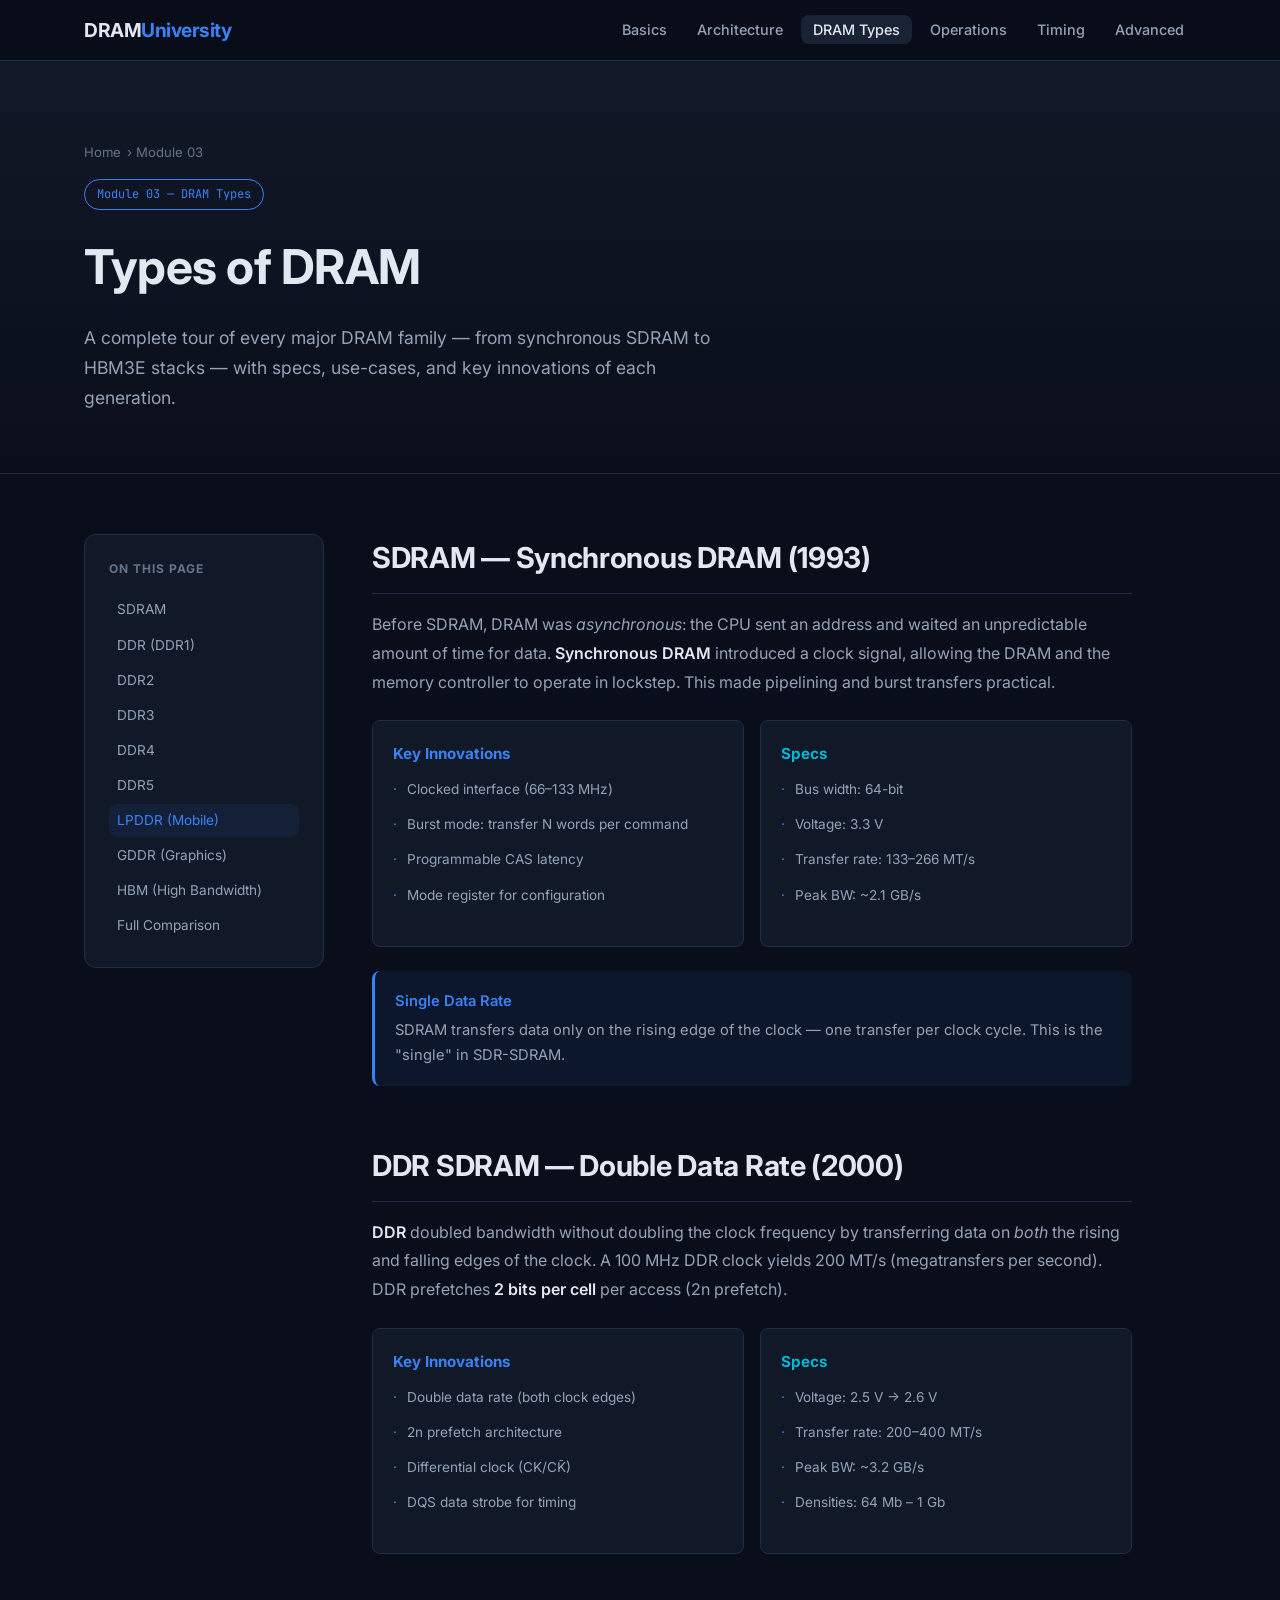
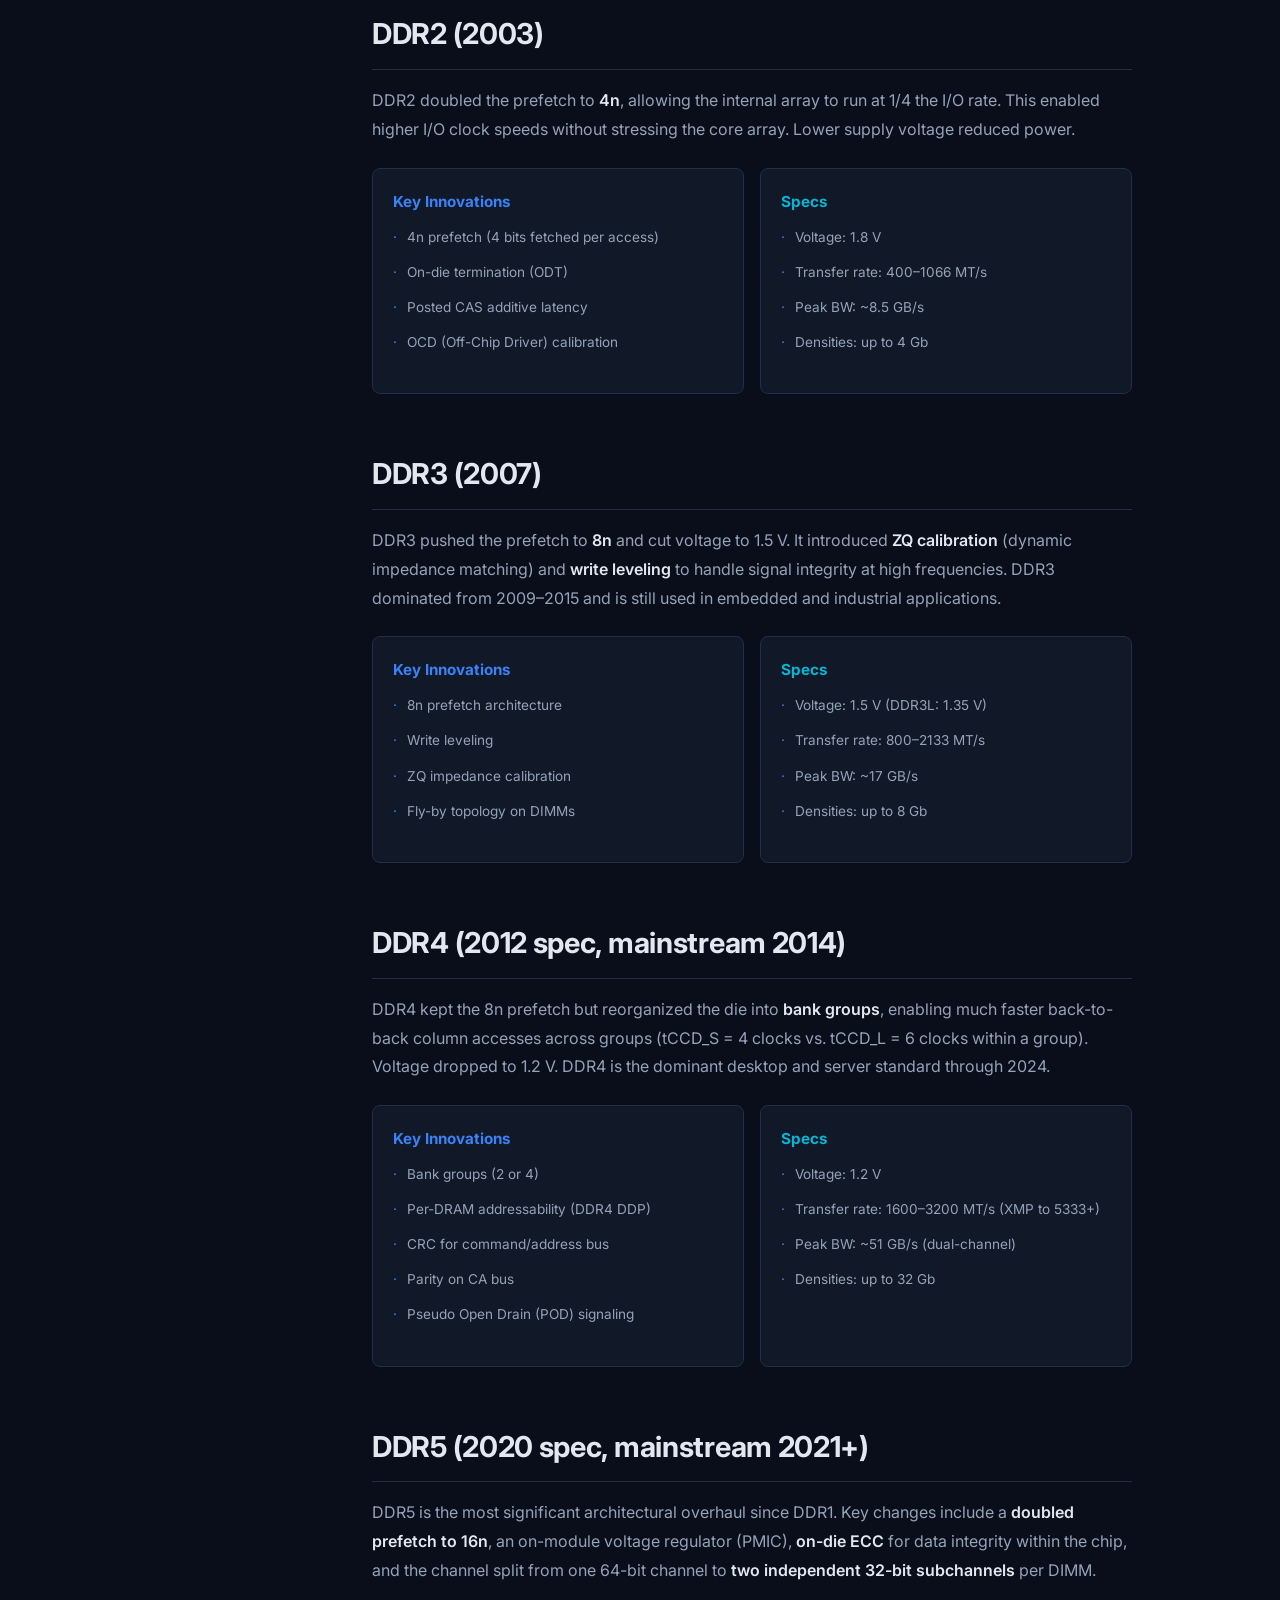
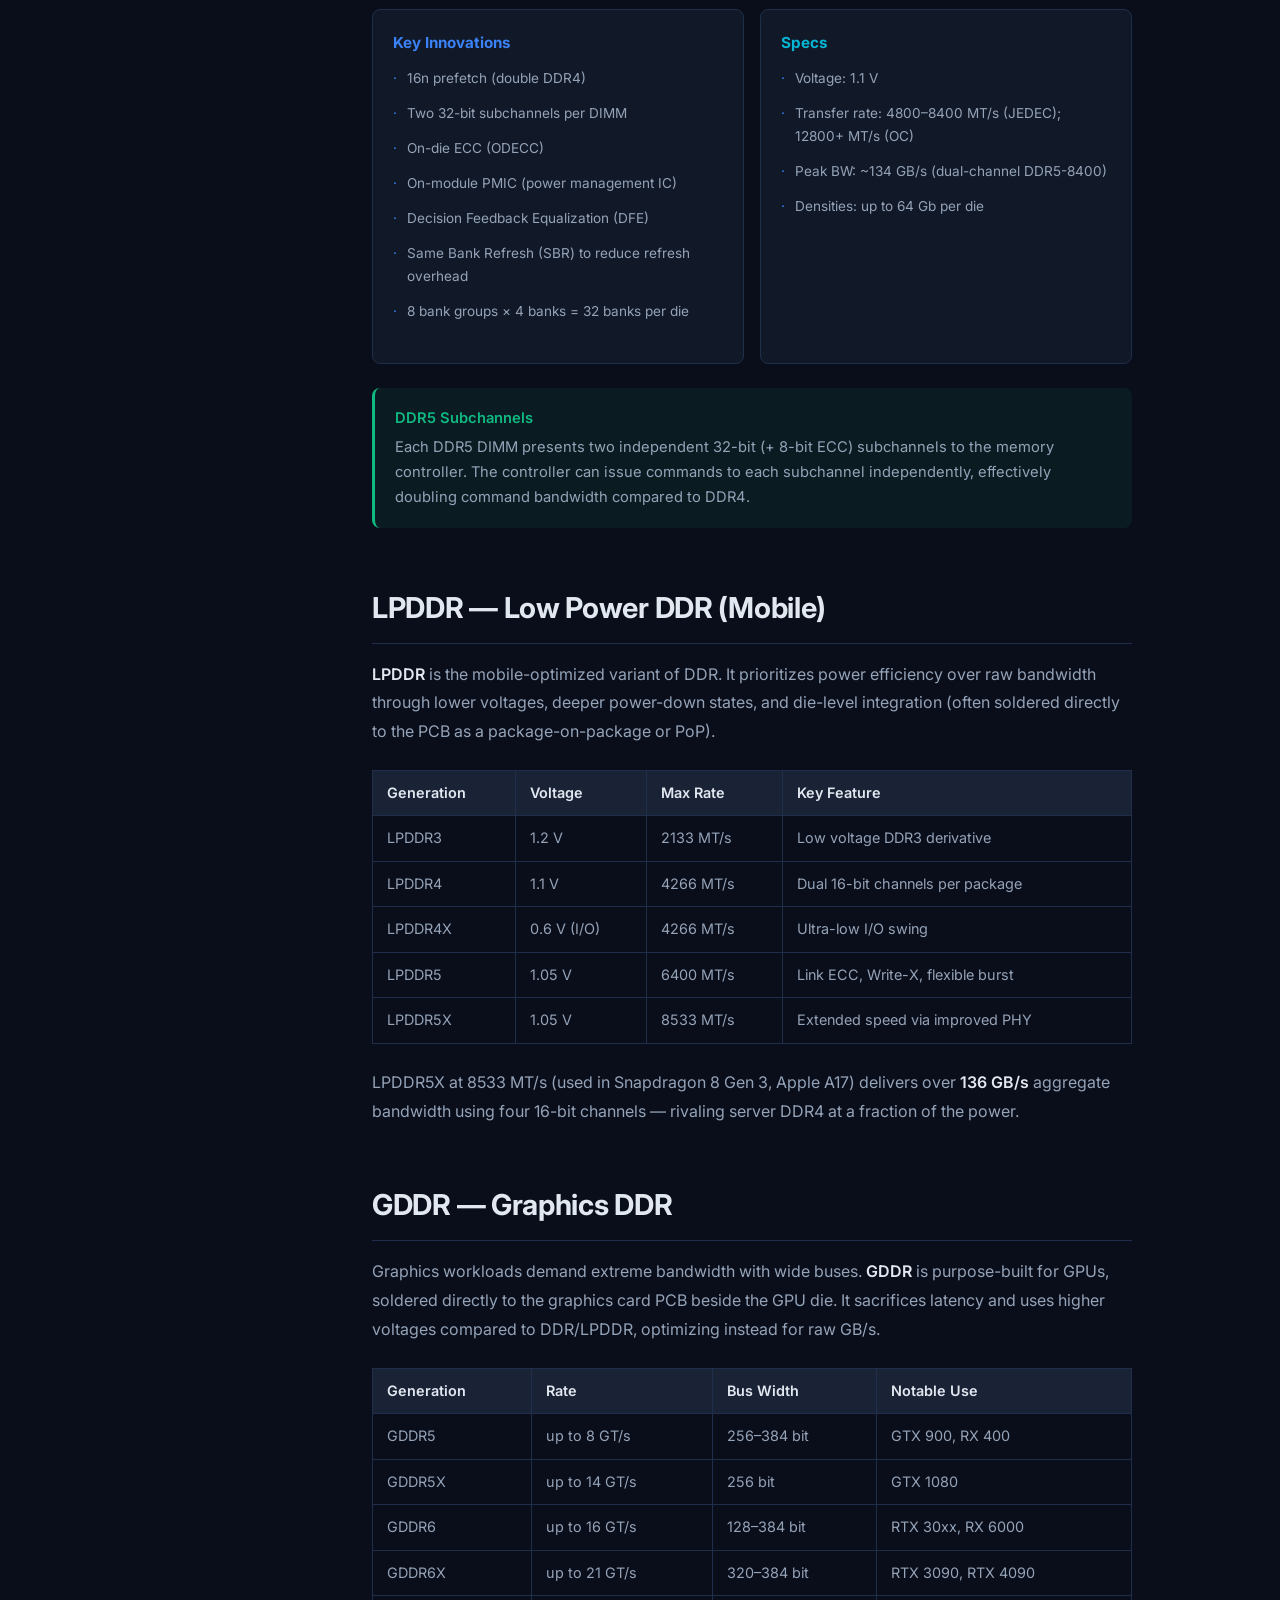
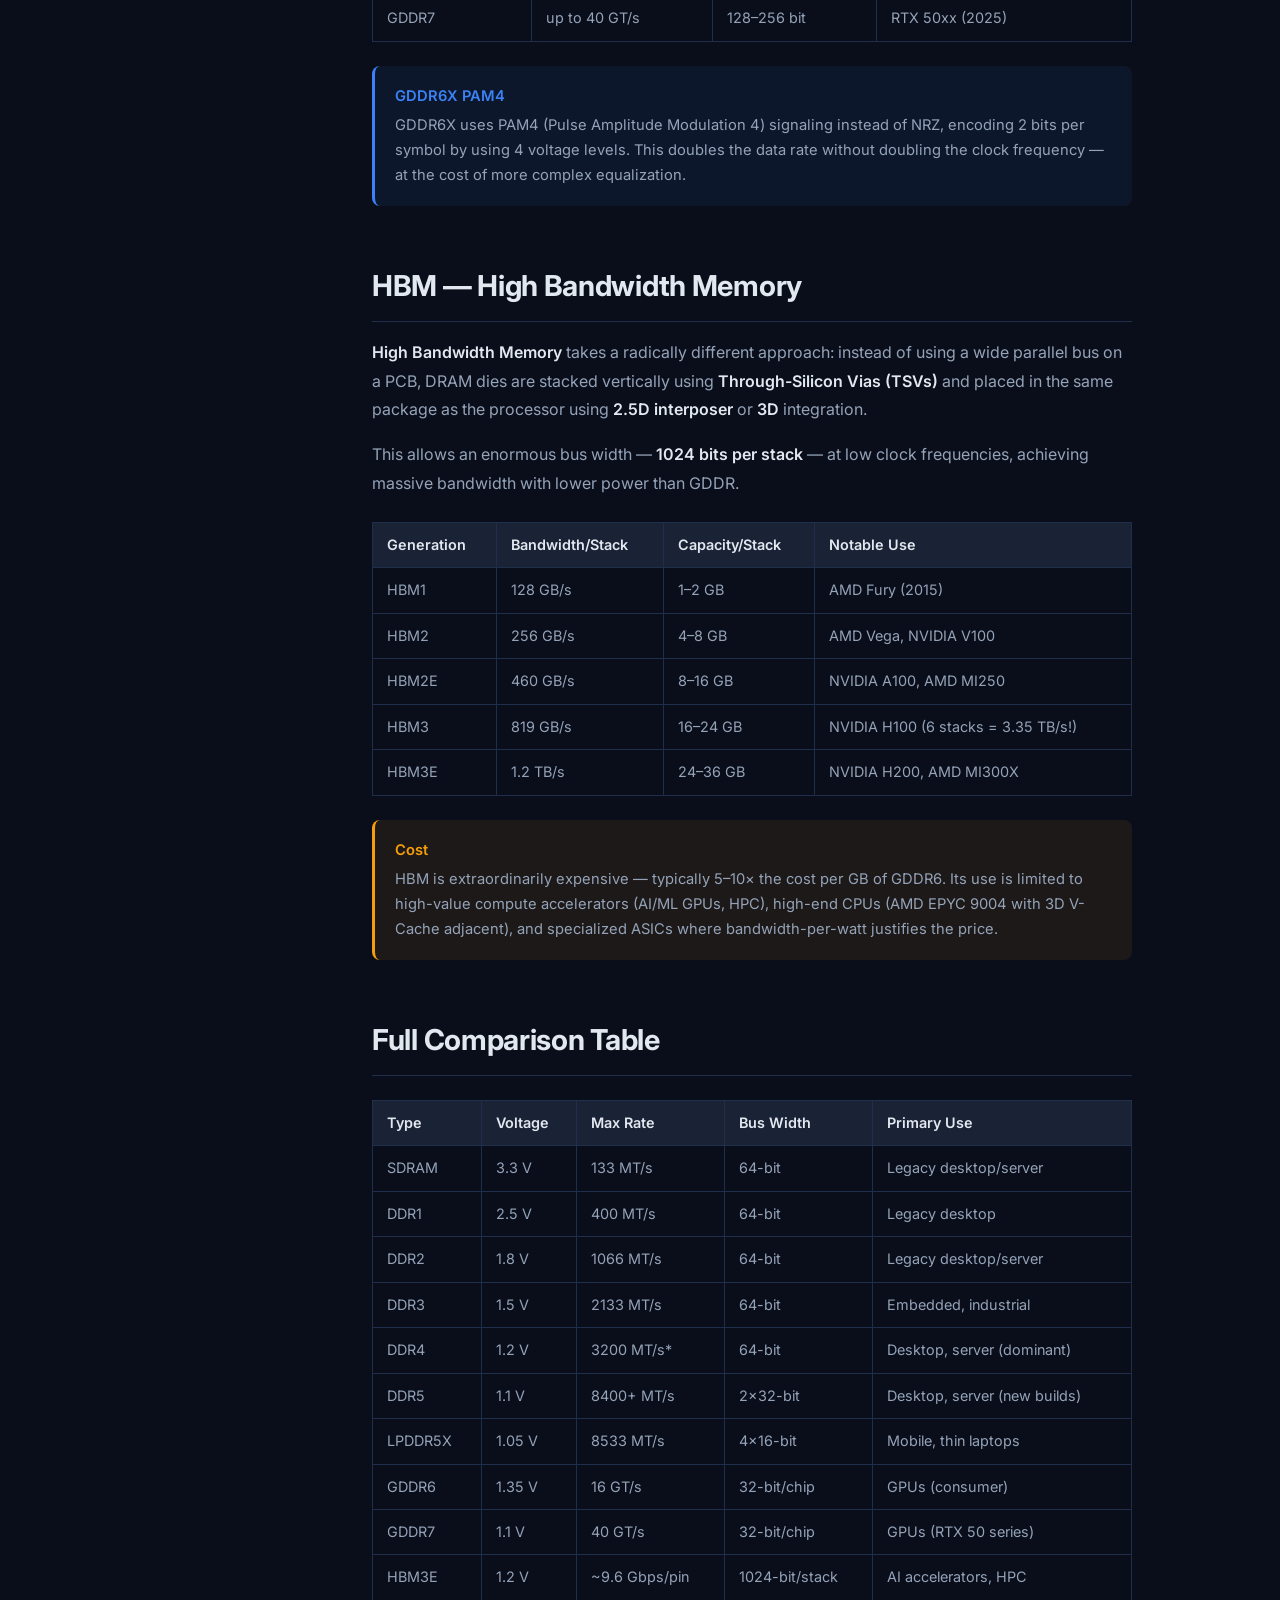
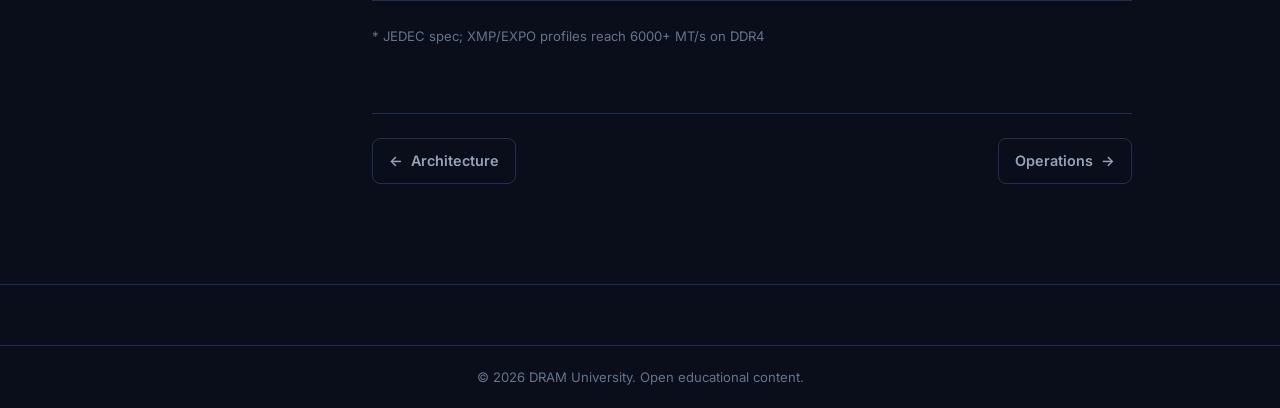
<file: pages/types.html>
<!DOCTYPE html>
<html lang="en">
<head>
  <meta charset="UTF-8" />
  <meta name="viewport" content="width=device-width, initial-scale=1.0" />
  <title>DRAM Types — DRAM University</title>
  <link rel="stylesheet" href="../css/style.css" />
  <link href="https://fonts.googleapis.com/css2?family=Inter:wght@300;400;500;600;700&family=JetBrains+Mono:wght@400;600&display=swap" rel="stylesheet" />
</head>
<body>
  <nav class="navbar">
    <div class="nav-inner">
      <a href="../index.html" class="nav-logo">DRAM<span>University</span></a>
      <button class="nav-toggle" aria-label="Toggle menu">&#9776;</button>
      <ul class="nav-links">
        <li><a href="basics.html">Basics</a></li>
        <li><a href="architecture.html">Architecture</a></li>
        <li><a href="types.html" class="active">DRAM Types</a></li>
        <li><a href="operations.html">Operations</a></li>
        <li><a href="timing.html">Timing</a></li>
        <li><a href="advanced.html">Advanced</a></li>
      </ul>
    </div>
  </nav>

  <div class="page-header">
    <div class="container">
      <div class="breadcrumb"><a href="../index.html">Home</a> › Module 03</div>
      <div class="module-badge">Module 03 — DRAM Types</div>
      <h1>Types of DRAM</h1>
      <p>A complete tour of every major DRAM family — from synchronous SDRAM to HBM3E stacks — with specs, use-cases, and key innovations of each generation.</p>
    </div>
  </div>

  <div class="content-layout">
    <aside class="toc">
      <h4>On This Page</h4>
      <ul class="toc-list">
        <li><a href="#sdram">SDRAM</a></li>
        <li><a href="#ddr">DDR (DDR1)</a></li>
        <li><a href="#ddr2">DDR2</a></li>
        <li><a href="#ddr3">DDR3</a></li>
        <li><a href="#ddr4">DDR4</a></li>
        <li><a href="#ddr5">DDR5</a></li>
        <li><a href="#lpddr">LPDDR (Mobile)</a></li>
        <li><a href="#gddr">GDDR (Graphics)</a></li>
        <li><a href="#hbm">HBM (High Bandwidth)</a></li>
        <li><a href="#comparison">Full Comparison</a></li>
      </ul>
    </aside>

    <article class="prose">

      <h2 id="sdram">SDRAM — Synchronous DRAM (1993)</h2>
      <p>Before SDRAM, DRAM was <em>asynchronous</em>: the CPU sent an address and waited an unpredictable amount of time for data. <strong>Synchronous DRAM</strong> introduced a clock signal, allowing the DRAM and the memory controller to operate in lockstep. This made pipelining and burst transfers practical.</p>

      <div class="compare-grid">
        <div class="compare-card">
          <h4 style="color:var(--accent);">Key Innovations</h4>
          <ul>
            <li>Clocked interface (66–133 MHz)</li>
            <li>Burst mode: transfer N words per command</li>
            <li>Programmable CAS latency</li>
            <li>Mode register for configuration</li>
          </ul>
        </div>
        <div class="compare-card">
          <h4 style="color:var(--accent2);">Specs</h4>
          <ul>
            <li>Bus width: 64-bit</li>
            <li>Voltage: 3.3 V</li>
            <li>Transfer rate: 133–266 MT/s</li>
            <li>Peak BW: ~2.1 GB/s</li>
          </ul>
        </div>
      </div>

      <div class="info-box note">
        <strong>Single Data Rate</strong>
        SDRAM transfers data only on the rising edge of the clock — one transfer per clock cycle. This is the "single" in SDR-SDRAM.
      </div>

      <h2 id="ddr">DDR SDRAM — Double Data Rate (2000)</h2>
      <p><strong>DDR</strong> doubled bandwidth without doubling the clock frequency by transferring data on <em>both</em> the rising and falling edges of the clock. A 100 MHz DDR clock yields 200 MT/s (megatransfers per second). DDR prefetches <strong>2 bits per cell</strong> per access (2n prefetch).</p>

      <div class="compare-grid">
        <div class="compare-card">
          <h4 style="color:var(--accent);">Key Innovations</h4>
          <ul>
            <li>Double data rate (both clock edges)</li>
            <li>2n prefetch architecture</li>
            <li>Differential clock (CK/CK̄)</li>
            <li>DQS data strobe for timing</li>
          </ul>
        </div>
        <div class="compare-card">
          <h4 style="color:var(--accent2);">Specs</h4>
          <ul>
            <li>Voltage: 2.5 V → 2.6 V</li>
            <li>Transfer rate: 200–400 MT/s</li>
            <li>Peak BW: ~3.2 GB/s</li>
            <li>Densities: 64 Mb – 1 Gb</li>
          </ul>
        </div>
      </div>

      <h2 id="ddr2">DDR2 (2003)</h2>
      <p>DDR2 doubled the prefetch to <strong>4n</strong>, allowing the internal array to run at 1/4 the I/O rate. This enabled higher I/O clock speeds without stressing the core array. Lower supply voltage reduced power.</p>

      <div class="compare-grid">
        <div class="compare-card">
          <h4 style="color:var(--accent);">Key Innovations</h4>
          <ul>
            <li>4n prefetch (4 bits fetched per access)</li>
            <li>On-die termination (ODT)</li>
            <li>Posted CAS additive latency</li>
            <li>OCD (Off-Chip Driver) calibration</li>
          </ul>
        </div>
        <div class="compare-card">
          <h4 style="color:var(--accent2);">Specs</h4>
          <ul>
            <li>Voltage: 1.8 V</li>
            <li>Transfer rate: 400–1066 MT/s</li>
            <li>Peak BW: ~8.5 GB/s</li>
            <li>Densities: up to 4 Gb</li>
          </ul>
        </div>
      </div>

      <h2 id="ddr3">DDR3 (2007)</h2>
      <p>DDR3 pushed the prefetch to <strong>8n</strong> and cut voltage to 1.5 V. It introduced <strong>ZQ calibration</strong> (dynamic impedance matching) and <strong>write leveling</strong> to handle signal integrity at high frequencies. DDR3 dominated from 2009–2015 and is still used in embedded and industrial applications.</p>

      <div class="compare-grid">
        <div class="compare-card">
          <h4 style="color:var(--accent);">Key Innovations</h4>
          <ul>
            <li>8n prefetch architecture</li>
            <li>Write leveling</li>
            <li>ZQ impedance calibration</li>
            <li>Fly-by topology on DIMMs</li>
          </ul>
        </div>
        <div class="compare-card">
          <h4 style="color:var(--accent2);">Specs</h4>
          <ul>
            <li>Voltage: 1.5 V (DDR3L: 1.35 V)</li>
            <li>Transfer rate: 800–2133 MT/s</li>
            <li>Peak BW: ~17 GB/s</li>
            <li>Densities: up to 8 Gb</li>
          </ul>
        </div>
      </div>

      <h2 id="ddr4">DDR4 (2012 spec, mainstream 2014)</h2>
      <p>DDR4 kept the 8n prefetch but reorganized the die into <strong>bank groups</strong>, enabling much faster back-to-back column accesses across groups (tCCD_S = 4 clocks vs. tCCD_L = 6 clocks within a group). Voltage dropped to 1.2 V. DDR4 is the dominant desktop and server standard through 2024.</p>

      <div class="compare-grid">
        <div class="compare-card">
          <h4 style="color:var(--accent);">Key Innovations</h4>
          <ul>
            <li>Bank groups (2 or 4)</li>
            <li>Per-DRAM addressability (DDR4 DDP)</li>
            <li>CRC for command/address bus</li>
            <li>Parity on CA bus</li>
            <li>Pseudo Open Drain (POD) signaling</li>
          </ul>
        </div>
        <div class="compare-card">
          <h4 style="color:var(--accent2);">Specs</h4>
          <ul>
            <li>Voltage: 1.2 V</li>
            <li>Transfer rate: 1600–3200 MT/s (XMP to 5333+)</li>
            <li>Peak BW: ~51 GB/s (dual-channel)</li>
            <li>Densities: up to 32 Gb</li>
          </ul>
        </div>
      </div>

      <h2 id="ddr5">DDR5 (2020 spec, mainstream 2021+)</h2>
      <p>DDR5 is the most significant architectural overhaul since DDR1. Key changes include a <strong>doubled prefetch to 16n</strong>, an on-module voltage regulator (PMIC), <strong>on-die ECC</strong> for data integrity within the chip, and the channel split from one 64-bit channel to <strong>two independent 32-bit subchannels</strong> per DIMM.</p>

      <div class="compare-grid">
        <div class="compare-card">
          <h4 style="color:var(--accent);">Key Innovations</h4>
          <ul>
            <li>16n prefetch (double DDR4)</li>
            <li>Two 32-bit subchannels per DIMM</li>
            <li>On-die ECC (ODECC)</li>
            <li>On-module PMIC (power management IC)</li>
            <li>Decision Feedback Equalization (DFE)</li>
            <li>Same Bank Refresh (SBR) to reduce refresh overhead</li>
            <li>8 bank groups × 4 banks = 32 banks per die</li>
          </ul>
        </div>
        <div class="compare-card">
          <h4 style="color:var(--accent2);">Specs</h4>
          <ul>
            <li>Voltage: 1.1 V</li>
            <li>Transfer rate: 4800–8400 MT/s (JEDEC); 12800+ MT/s (OC)</li>
            <li>Peak BW: ~134 GB/s (dual-channel DDR5-8400)</li>
            <li>Densities: up to 64 Gb per die</li>
          </ul>
        </div>
      </div>

      <div class="info-box tip">
        <strong>DDR5 Subchannels</strong>
        Each DDR5 DIMM presents two independent 32-bit (+ 8-bit ECC) subchannels to the memory controller. The controller can issue commands to each subchannel independently, effectively doubling command bandwidth compared to DDR4.
      </div>

      <h2 id="lpddr">LPDDR — Low Power DDR (Mobile)</h2>
      <p><strong>LPDDR</strong> is the mobile-optimized variant of DDR. It prioritizes power efficiency over raw bandwidth through lower voltages, deeper power-down states, and die-level integration (often soldered directly to the PCB as a package-on-package or PoP).</p>

      <table>
        <thead><tr><th>Generation</th><th>Voltage</th><th>Max Rate</th><th>Key Feature</th></tr></thead>
        <tbody>
          <tr><td>LPDDR3</td><td>1.2 V</td><td>2133 MT/s</td><td>Low voltage DDR3 derivative</td></tr>
          <tr><td>LPDDR4</td><td>1.1 V</td><td>4266 MT/s</td><td>Dual 16-bit channels per package</td></tr>
          <tr><td>LPDDR4X</td><td>0.6 V (I/O)</td><td>4266 MT/s</td><td>Ultra-low I/O swing</td></tr>
          <tr><td>LPDDR5</td><td>1.05 V</td><td>6400 MT/s</td><td>Link ECC, Write-X, flexible burst</td></tr>
          <tr><td>LPDDR5X</td><td>1.05 V</td><td>8533 MT/s</td><td>Extended speed via improved PHY</td></tr>
        </tbody>
      </table>

      <p>LPDDR5X at 8533 MT/s (used in Snapdragon 8 Gen 3, Apple A17) delivers over <strong>136 GB/s</strong> aggregate bandwidth using four 16-bit channels — rivaling server DDR4 at a fraction of the power.</p>

      <h2 id="gddr">GDDR — Graphics DDR</h2>
      <p>Graphics workloads demand extreme bandwidth with wide buses. <strong>GDDR</strong> is purpose-built for GPUs, soldered directly to the graphics card PCB beside the GPU die. It sacrifices latency and uses higher voltages compared to DDR/LPDDR, optimizing instead for raw GB/s.</p>

      <table>
        <thead><tr><th>Generation</th><th>Rate</th><th>Bus Width</th><th>Notable Use</th></tr></thead>
        <tbody>
          <tr><td>GDDR5</td><td>up to 8 GT/s</td><td>256–384 bit</td><td>GTX 900, RX 400</td></tr>
          <tr><td>GDDR5X</td><td>up to 14 GT/s</td><td>256 bit</td><td>GTX 1080</td></tr>
          <tr><td>GDDR6</td><td>up to 16 GT/s</td><td>128–384 bit</td><td>RTX 30xx, RX 6000</td></tr>
          <tr><td>GDDR6X</td><td>up to 21 GT/s</td><td>320–384 bit</td><td>RTX 3090, RTX 4090</td></tr>
          <tr><td>GDDR7</td><td>up to 40 GT/s</td><td>128–256 bit</td><td>RTX 50xx (2025)</td></tr>
        </tbody>
      </table>

      <div class="info-box note">
        <strong>GDDR6X PAM4</strong>
        GDDR6X uses PAM4 (Pulse Amplitude Modulation 4) signaling instead of NRZ, encoding 2 bits per symbol by using 4 voltage levels. This doubles the data rate without doubling the clock frequency — at the cost of more complex equalization.
      </div>

      <h2 id="hbm">HBM — High Bandwidth Memory</h2>
      <p><strong>High Bandwidth Memory</strong> takes a radically different approach: instead of using a wide parallel bus on a PCB, DRAM dies are stacked vertically using <strong>Through-Silicon Vias (TSVs)</strong> and placed in the same package as the processor using <strong>2.5D interposer</strong> or <strong>3D</strong> integration.</p>

      <p>This allows an enormous bus width — <strong>1024 bits per stack</strong> — at low clock frequencies, achieving massive bandwidth with lower power than GDDR.</p>

      <table>
        <thead><tr><th>Generation</th><th>Bandwidth/Stack</th><th>Capacity/Stack</th><th>Notable Use</th></tr></thead>
        <tbody>
          <tr><td>HBM1</td><td>128 GB/s</td><td>1–2 GB</td><td>AMD Fury (2015)</td></tr>
          <tr><td>HBM2</td><td>256 GB/s</td><td>4–8 GB</td><td>AMD Vega, NVIDIA V100</td></tr>
          <tr><td>HBM2E</td><td>460 GB/s</td><td>8–16 GB</td><td>NVIDIA A100, AMD MI250</td></tr>
          <tr><td>HBM3</td><td>819 GB/s</td><td>16–24 GB</td><td>NVIDIA H100 (6 stacks = 3.35 TB/s!)</td></tr>
          <tr><td>HBM3E</td><td>1.2 TB/s</td><td>24–36 GB</td><td>NVIDIA H200, AMD MI300X</td></tr>
        </tbody>
      </table>

      <div class="info-box warn">
        <strong>Cost</strong>
        HBM is extraordinarily expensive — typically 5–10× the cost per GB of GDDR6. Its use is limited to high-value compute accelerators (AI/ML GPUs, HPC), high-end CPUs (AMD EPYC 9004 with 3D V-Cache adjacent), and specialized ASICs where bandwidth-per-watt justifies the price.
      </div>

      <h2 id="comparison">Full Comparison Table</h2>
      <table>
        <thead>
          <tr><th>Type</th><th>Voltage</th><th>Max Rate</th><th>Bus Width</th><th>Primary Use</th></tr>
        </thead>
        <tbody>
          <tr><td>SDRAM</td><td>3.3 V</td><td>133 MT/s</td><td>64-bit</td><td>Legacy desktop/server</td></tr>
          <tr><td>DDR1</td><td>2.5 V</td><td>400 MT/s</td><td>64-bit</td><td>Legacy desktop</td></tr>
          <tr><td>DDR2</td><td>1.8 V</td><td>1066 MT/s</td><td>64-bit</td><td>Legacy desktop/server</td></tr>
          <tr><td>DDR3</td><td>1.5 V</td><td>2133 MT/s</td><td>64-bit</td><td>Embedded, industrial</td></tr>
          <tr><td>DDR4</td><td>1.2 V</td><td>3200 MT/s*</td><td>64-bit</td><td>Desktop, server (dominant)</td></tr>
          <tr><td>DDR5</td><td>1.1 V</td><td>8400+ MT/s</td><td>2×32-bit</td><td>Desktop, server (new builds)</td></tr>
          <tr><td>LPDDR5X</td><td>1.05 V</td><td>8533 MT/s</td><td>4×16-bit</td><td>Mobile, thin laptops</td></tr>
          <tr><td>GDDR6</td><td>1.35 V</td><td>16 GT/s</td><td>32-bit/chip</td><td>GPUs (consumer)</td></tr>
          <tr><td>GDDR7</td><td>1.1 V</td><td>40 GT/s</td><td>32-bit/chip</td><td>GPUs (RTX 50 series)</td></tr>
          <tr><td>HBM3E</td><td>1.2 V</td><td>~9.6 Gbps/pin</td><td>1024-bit/stack</td><td>AI accelerators, HPC</td></tr>
        </tbody>
      </table>
      <p style="font-size:0.82rem; color:var(--text-muted);">* JEDEC spec; XMP/EXPO profiles reach 6000+ MT/s on DDR4</p>

      <div class="page-nav">
        <a href="architecture.html" class="prev">Architecture</a>
        <a href="operations.html" class="next">Operations</a>
      </div>
    </article>
  </div>

  <footer class="site-footer">
    <div class="footer-bottom"><span>&copy; 2026 DRAM University. Open educational content.</span></div>
  </footer>
  <script src="../js/main.js"></script>
</body>
</html>
</file>
<file: css/style.css>
/* ============================================================
   DRAM University — Global Stylesheet
   ============================================================ */

:root {
  --bg:         #0a0e1a;
  --bg-card:    #111827;
  --bg-card2:   #1a2235;
  --border:     #1f2e4a;
  --accent:     #3b82f6;
  --accent2:    #06b6d4;
  --accent-dim: #1d4ed8;
  --text:       #e2e8f0;
  --text-muted: #64748b;
  --text-dim:   #94a3b8;
  --green:      #10b981;
  --yellow:     #f59e0b;
  --red:        #ef4444;
  --purple:     #8b5cf6;
  --font:       'Inter', system-ui, sans-serif;
  --mono:       'JetBrains Mono', monospace;
  --radius:     12px;
  --radius-sm:  8px;
  --shadow:     0 4px 24px rgba(0,0,0,0.4);
  --transition: 0.2s ease;
}

*, *::before, *::after { box-sizing: border-box; margin: 0; padding: 0; }

html { scroll-behavior: smooth; }

body {
  font-family: var(--font);
  background: var(--bg);
  color: var(--text);
  line-height: 1.7;
  font-size: 16px;
}

a { color: var(--accent); text-decoration: none; }
a:hover { color: var(--accent2); }

img { max-width: 100%; display: block; }

/* ── Utility ── */
.container { max-width: 1160px; margin: 0 auto; padding: 0 24px; }
.accent { color: var(--accent); }
.mono { font-family: var(--mono); }

/* ── Navbar ── */
.navbar {
  position: sticky; top: 0; z-index: 100;
  background: rgba(10,14,26,0.92);
  backdrop-filter: blur(12px);
  border-bottom: 1px solid var(--border);
}
.nav-inner {
  max-width: 1160px; margin: 0 auto; padding: 0 24px;
  display: flex; align-items: center; justify-content: space-between;
  height: 60px;
}
.nav-logo {
  font-size: 1.2rem; font-weight: 700; color: var(--text);
  letter-spacing: -0.5px;
}
.nav-logo span { color: var(--accent); }
.nav-links {
  display: flex; gap: 6px; list-style: none;
}
.nav-links a {
  color: var(--text-dim); font-size: 0.9rem; font-weight: 500;
  padding: 6px 12px; border-radius: var(--radius-sm);
  transition: background var(--transition), color var(--transition);
}
.nav-links a:hover, .nav-links a.active {
  background: var(--bg-card2); color: var(--text);
}
.nav-toggle {
  display: none; background: none; border: none;
  color: var(--text); font-size: 1.4rem; cursor: pointer;
}

/* ── Hero ── */
.hero {
  position: relative; overflow: hidden;
  display: grid; grid-template-columns: 1fr 1fr;
  align-items: center; gap: 48px;
  min-height: 92vh; padding: 80px 80px 80px;
}
.hero-grid-bg {
  position: absolute; inset: 0; pointer-events: none;
  background-image:
    linear-gradient(rgba(59,130,246,0.06) 1px, transparent 1px),
    linear-gradient(90deg, rgba(59,130,246,0.06) 1px, transparent 1px);
  background-size: 40px 40px;
}
.hero-content { position: relative; z-index: 1; }
.hero-badge {
  display: inline-block; font-size: 0.75rem; font-weight: 600;
  color: var(--accent2); border: 1px solid var(--accent2);
  padding: 4px 12px; border-radius: 100px; margin-bottom: 24px;
  letter-spacing: 0.05em; text-transform: uppercase;
}
.hero h1 {
  font-size: clamp(2.2rem, 4vw, 3.6rem);
  font-weight: 700; line-height: 1.15;
  letter-spacing: -1px; margin-bottom: 20px;
}
.hero-sub {
  font-size: 1.1rem; color: var(--text-dim);
  max-width: 520px; margin-bottom: 36px;
}
.hero-cta { display: flex; gap: 16px; flex-wrap: wrap; margin-bottom: 48px; }

/* Buttons */
.btn {
  display: inline-flex; align-items: center; gap: 8px;
  padding: 12px 24px; border-radius: var(--radius-sm);
  font-size: 0.95rem; font-weight: 600;
  transition: all var(--transition); cursor: pointer; border: none;
}
.btn-primary {
  background: var(--accent); color: #fff;
}
.btn-primary:hover { background: var(--accent-dim); color: #fff; transform: translateY(-1px); }
.btn-outline {
  background: transparent; color: var(--text);
  border: 1px solid var(--border);
}
.btn-outline:hover { background: var(--bg-card2); color: var(--text); }

/* Hero Stats */
.hero-stats { display: flex; gap: 40px; }
.stat { display: flex; flex-direction: column; }
.stat-num { font-size: 1.8rem; font-weight: 700; color: var(--accent); line-height: 1; }
.stat-label { font-size: 0.8rem; color: var(--text-muted); text-transform: uppercase; letter-spacing: 0.05em; margin-top: 4px; }

/* Hero Visual — chip diagram */
.hero-visual { display: flex; justify-content: center; align-items: center; position: relative; z-index: 1; }
.chip-diagram { width: 100%; max-width: 380px; }
.chip-label { font-family: var(--mono); font-size: 0.75rem; color: var(--text-muted); text-transform: uppercase; letter-spacing: 0.1em; margin-bottom: 8px; }
.chip-body {
  border: 2px solid var(--border); border-radius: var(--radius);
  padding: 16px; display: flex; flex-direction: column; gap: 8px;
  background: linear-gradient(135deg, var(--bg-card), var(--bg-card2));
  box-shadow: var(--shadow), 0 0 60px rgba(59,130,246,0.08);
}
.chip-row { display: flex; gap: 8px; }
.chip-block {
  border-radius: var(--radius-sm); padding: 14px 10px;
  text-align: center; font-family: var(--mono); font-size: 0.78rem;
  font-weight: 600; border: 1px solid var(--border);
  transition: all 0.3s;
}
.chip-block.bank {
  flex: 1;
  background: linear-gradient(135deg, rgba(59,130,246,0.12), rgba(6,182,212,0.08));
  color: var(--accent2); border-color: rgba(59,130,246,0.3);
}
.chip-block.bank:hover { background: rgba(59,130,246,0.2); transform: scale(1.02); }
.chip-block.ctrl {
  background: rgba(139,92,246,0.1); color: #a78bfa;
  border-color: rgba(139,92,246,0.3); font-size: 0.72rem;
}
.chip-block.io {
  background: rgba(16,185,129,0.1); color: #34d399;
  border-color: rgba(16,185,129,0.3); font-size: 0.72rem;
}

/* ── Curriculum ── */
.curriculum { padding: 100px 0; }
.section-title {
  font-size: clamp(1.8rem, 3vw, 2.4rem);
  font-weight: 700; letter-spacing: -0.5px;
  text-align: center; margin-bottom: 12px;
}
.section-sub { text-align: center; color: var(--text-dim); margin-bottom: 60px; font-size: 1.05rem; }
.module-grid {
  display: grid; grid-template-columns: repeat(3, 1fr); gap: 24px;
}
.module-card {
  display: flex; flex-direction: column;
  background: var(--bg-card); border: 1px solid var(--border);
  border-radius: var(--radius); padding: 28px;
  color: var(--text); text-decoration: none;
  transition: all var(--transition);
  position: relative; overflow: hidden;
}
.module-card::before {
  content: ''; position: absolute; top: 0; left: 0; right: 0; height: 2px;
  background: linear-gradient(90deg, var(--accent), var(--accent2));
  opacity: 0; transition: opacity var(--transition);
}
.module-card:hover { border-color: rgba(59,130,246,0.4); transform: translateY(-4px); box-shadow: var(--shadow); color: var(--text); }
.module-card:hover::before { opacity: 1; }
.module-num { font-family: var(--mono); font-size: 0.75rem; color: var(--text-muted); margin-bottom: 12px; }
.module-icon { font-size: 1.8rem; margin-bottom: 12px; }
.module-card h3 { font-size: 1.2rem; font-weight: 700; margin-bottom: 10px; }
.module-card p { font-size: 0.9rem; color: var(--text-dim); margin-bottom: 16px; flex: 1; }
.module-topics { list-style: none; margin-bottom: 20px; }
.module-topics li {
  font-size: 0.82rem; color: var(--text-dim);
  padding: 3px 0 3px 14px; position: relative;
}
.module-topics li::before {
  content: '›'; position: absolute; left: 0; color: var(--accent);
}
.module-link { font-size: 0.85rem; font-weight: 600; color: var(--accent); margin-top: auto; }

/* ── Why Section ── */
.why-section { padding: 80px 0; background: var(--bg-card); border-top: 1px solid var(--border); border-bottom: 1px solid var(--border); }
.why-grid { display: grid; grid-template-columns: repeat(4, 1fr); gap: 24px; }
.why-card { padding: 28px 20px; }
.why-icon { font-size: 2rem; margin-bottom: 14px; }
.why-card h4 { font-size: 1rem; font-weight: 700; margin-bottom: 10px; }
.why-card p { font-size: 0.88rem; color: var(--text-dim); }

/* ── Prerequisites ── */
.prereqs-section { padding: 80px 0; }
.prereqs-inner { max-width: 700px; }
.prereqs-section p { color: var(--text-dim); margin-bottom: 28px; }
.prereq-grid { display: flex; flex-direction: column; gap: 10px; }
.prereq-item { display: flex; align-items: center; gap: 12px; font-size: 0.95rem; }
.check { color: var(--green); font-weight: 700; font-size: 1rem; }
.optional { font-size: 0.7rem; font-weight: 600; color: var(--yellow); border: 1px solid var(--yellow); padding: 2px 8px; border-radius: 100px; }
.prereq-optional { color: var(--text-muted); }

/* ── Footer ── */
.site-footer { border-top: 1px solid var(--border); padding: 60px 0 0; }
.footer-inner { display: flex; gap: 80px; margin-bottom: 40px; }
.footer-brand { flex: 1; }
.footer-brand p { margin-top: 10px; font-size: 0.88rem; color: var(--text-muted); max-width: 300px; }
.footer-nav { display: flex; flex-direction: column; gap: 8px; }
.footer-nav h5 { font-size: 0.8rem; text-transform: uppercase; letter-spacing: 0.08em; color: var(--text-muted); margin-bottom: 4px; }
.footer-nav a { font-size: 0.88rem; color: var(--text-dim); }
.footer-nav a:hover { color: var(--text); }
.footer-bottom { border-top: 1px solid var(--border); padding: 20px 24px; text-align: center; font-size: 0.82rem; color: var(--text-muted); }

/* ============================================================
   PAGE LAYOUT (inner pages)
   ============================================================ */

.page-header {
  padding: 80px 0 60px;
  background: linear-gradient(180deg, var(--bg-card) 0%, var(--bg) 100%);
  border-bottom: 1px solid var(--border);
}
.page-header .breadcrumb {
  font-size: 0.82rem; color: var(--text-muted);
  margin-bottom: 16px; display: flex; align-items: center; gap: 6px;
}
.page-header .breadcrumb a { color: var(--text-muted); }
.page-header .breadcrumb a:hover { color: var(--accent); }
.page-header h1 {
  font-size: clamp(2rem, 4vw, 3rem); font-weight: 700;
  letter-spacing: -0.5px; margin-bottom: 16px;
}
.page-header p { font-size: 1.1rem; color: var(--text-dim); max-width: 640px; }
.module-badge {
  display: inline-block; font-family: var(--mono); font-size: 0.75rem;
  color: var(--accent); border: 1px solid var(--accent);
  padding: 4px 12px; border-radius: 100px; margin-bottom: 16px;
}

/* Content layout */
.content-layout {
  display: grid; grid-template-columns: 240px 1fr;
  gap: 48px; max-width: 1160px; margin: 0 auto;
  padding: 60px 24px 100px; align-items: start;
}
.toc {
  position: sticky; top: 80px;
  background: var(--bg-card); border: 1px solid var(--border);
  border-radius: var(--radius); padding: 24px;
}
.toc h4 { font-size: 0.75rem; text-transform: uppercase; letter-spacing: 0.08em; color: var(--text-muted); margin-bottom: 14px; }
.toc-list { list-style: none; display: flex; flex-direction: column; gap: 2px; }
.toc-list a {
  display: block; font-size: 0.85rem; color: var(--text-dim);
  padding: 5px 8px; border-radius: var(--radius-sm);
  transition: all var(--transition);
}
.toc-list a:hover { background: var(--bg-card2); color: var(--text); }
.toc-list a.active { color: var(--accent); background: rgba(59,130,246,0.08); }

/* Prose */
.prose { max-width: 760px; }
.prose h2 {
  font-size: 1.8rem; font-weight: 700; margin: 56px 0 16px;
  padding-bottom: 10px; border-bottom: 1px solid var(--border);
  letter-spacing: -0.3px; scroll-margin-top: 80px;
}
.prose h2:first-child { margin-top: 0; }
.prose h3 { font-size: 1.2rem; font-weight: 600; margin: 32px 0 12px; color: var(--text); scroll-margin-top: 80px; }
.prose p { color: var(--text-dim); margin-bottom: 16px; line-height: 1.8; }
.prose strong { color: var(--text); font-weight: 600; }
.prose ul, .prose ol { color: var(--text-dim); padding-left: 20px; margin-bottom: 16px; }
.prose li { margin-bottom: 6px; line-height: 1.7; }

/* Info boxes */
.info-box {
  border-radius: var(--radius-sm); padding: 18px 20px;
  margin: 24px 0; border-left: 3px solid;
  font-size: 0.92rem;
}
.info-box.note { background: rgba(59,130,246,0.08); border-color: var(--accent); color: var(--text-dim); }
.info-box.tip  { background: rgba(16,185,129,0.08); border-color: var(--green); color: var(--text-dim); }
.info-box.warn { background: rgba(245,158,11,0.08); border-color: var(--yellow); color: var(--text-dim); }
.info-box.danger { background: rgba(239,68,68,0.08); border-color: var(--red); color: var(--text-dim); }
.info-box strong { display: block; margin-bottom: 4px; }
.info-box.note strong { color: var(--accent); }
.info-box.tip  strong { color: var(--green); }
.info-box.warn strong { color: var(--yellow); }
.info-box.danger strong { color: var(--red); }

/* Code */
.prose code {
  font-family: var(--mono); font-size: 0.85em;
  background: var(--bg-card2); color: var(--accent2);
  padding: 2px 6px; border-radius: 4px;
  border: 1px solid var(--border);
}
.prose pre {
  background: var(--bg-card); border: 1px solid var(--border);
  border-radius: var(--radius-sm); padding: 20px;
  overflow-x: auto; margin: 20px 0;
}
.prose pre code { background: none; border: none; padding: 0; color: var(--text); font-size: 0.88rem; }

/* Tables */
.prose table {
  width: 100%; border-collapse: collapse; margin: 24px 0;
  font-size: 0.9rem;
}
.prose th {
  background: var(--bg-card2); color: var(--text);
  font-weight: 600; padding: 10px 14px;
  border: 1px solid var(--border); text-align: left;
}
.prose td {
  padding: 10px 14px; border: 1px solid var(--border);
  color: var(--text-dim);
}
.prose tr:hover td { background: rgba(59,130,246,0.04); }

/* Diagrams */
.diagram {
  background: var(--bg-card); border: 1px solid var(--border);
  border-radius: var(--radius); padding: 24px;
  margin: 28px 0; overflow-x: auto;
}
.diagram-title { font-size: 0.8rem; font-weight: 600; color: var(--text-muted); text-transform: uppercase; letter-spacing: 0.08em; margin-bottom: 16px; }

/* Cell diagram */
.cell-diagram { display: flex; align-items: stretch; gap: 0; font-family: var(--mono); font-size: 0.82rem; }
.cell-part {
  border: 1px solid var(--border); padding: 16px 12px;
  text-align: center; display: flex; flex-direction: column;
  align-items: center; justify-content: center; gap: 6px;
}
.cell-part .label { font-size: 0.7rem; color: var(--text-muted); }
.cell-transistor { background: rgba(59,130,246,0.1); color: var(--accent); min-width: 90px; border-radius: var(--radius-sm) 0 0 var(--radius-sm); }
.cell-cap { background: rgba(6,182,212,0.1); color: var(--accent2); min-width: 90px; border-radius: 0 var(--radius-sm) var(--radius-sm) 0; }
.cell-arrow { display: flex; align-items: center; padding: 0 8px; color: var(--text-muted); font-size: 1.2rem; }
.cell-wire { width: 40px; border-top: 2px solid var(--text-muted); align-self: center; }

/* Timing bar diagram */
.timing-diagram { font-family: var(--mono); font-size: 0.78rem; }
.timing-row { display: flex; align-items: center; margin-bottom: 6px; }
.timing-label { width: 80px; color: var(--text-muted); flex-shrink: 0; }
.timing-bar { flex: 1; height: 26px; display: flex; }
.timing-seg {
  display: flex; align-items: center; justify-content: center;
  font-size: 0.72rem; font-weight: 600; height: 100%;
}

/* Comparison cards */
.compare-grid { display: grid; grid-template-columns: repeat(2, 1fr); gap: 16px; margin: 24px 0; }
.compare-card {
  background: var(--bg-card); border: 1px solid var(--border);
  border-radius: var(--radius-sm); padding: 20px;
}
.compare-card h4 { font-size: 0.95rem; font-weight: 700; margin-bottom: 8px; }
.compare-card ul { list-style: none; padding: 0; }
.compare-card li { font-size: 0.85rem; color: var(--text-dim); padding: 3px 0 3px 14px; position: relative; }
.compare-card li::before { content: '·'; position: absolute; left: 0; color: var(--accent); }

/* Page nav (prev/next) */
.page-nav {
  display: flex; justify-content: space-between; margin-top: 64px;
  padding-top: 24px; border-top: 1px solid var(--border);
}
.page-nav a {
  display: flex; align-items: center; gap: 8px;
  font-size: 0.9rem; font-weight: 600; color: var(--text-dim);
  padding: 10px 16px; border-radius: var(--radius-sm);
  border: 1px solid var(--border); transition: all var(--transition);
}
.page-nav a:hover { border-color: var(--accent); color: var(--accent); background: rgba(59,130,246,0.06); }
.page-nav .prev::before { content: '←'; }
.page-nav .next::after { content: '→'; }

/* ============================================================
   Responsive
   ============================================================ */
@media (max-width: 1024px) {
  .hero { grid-template-columns: 1fr; padding: 60px 32px; text-align: center; min-height: auto; }
  .hero-sub { max-width: 100%; }
  .hero-cta { justify-content: center; }
  .hero-stats { justify-content: center; }
  .hero-visual { display: none; }
  .module-grid { grid-template-columns: repeat(2, 1fr); }
  .why-grid { grid-template-columns: repeat(2, 1fr); }
  .content-layout { grid-template-columns: 1fr; }
  .toc { position: static; display: none; }
}

@media (max-width: 640px) {
  .module-grid { grid-template-columns: 1fr; }
  .why-grid { grid-template-columns: 1fr; }
  .nav-links { display: none; flex-direction: column; position: absolute; top: 60px; left: 0; right: 0; background: var(--bg); border-bottom: 1px solid var(--border); padding: 16px; }
  .nav-links.open { display: flex; }
  .nav-toggle { display: block; }
  .footer-inner { flex-direction: column; gap: 32px; }
  .compare-grid { grid-template-columns: 1fr; }
}
</file>
